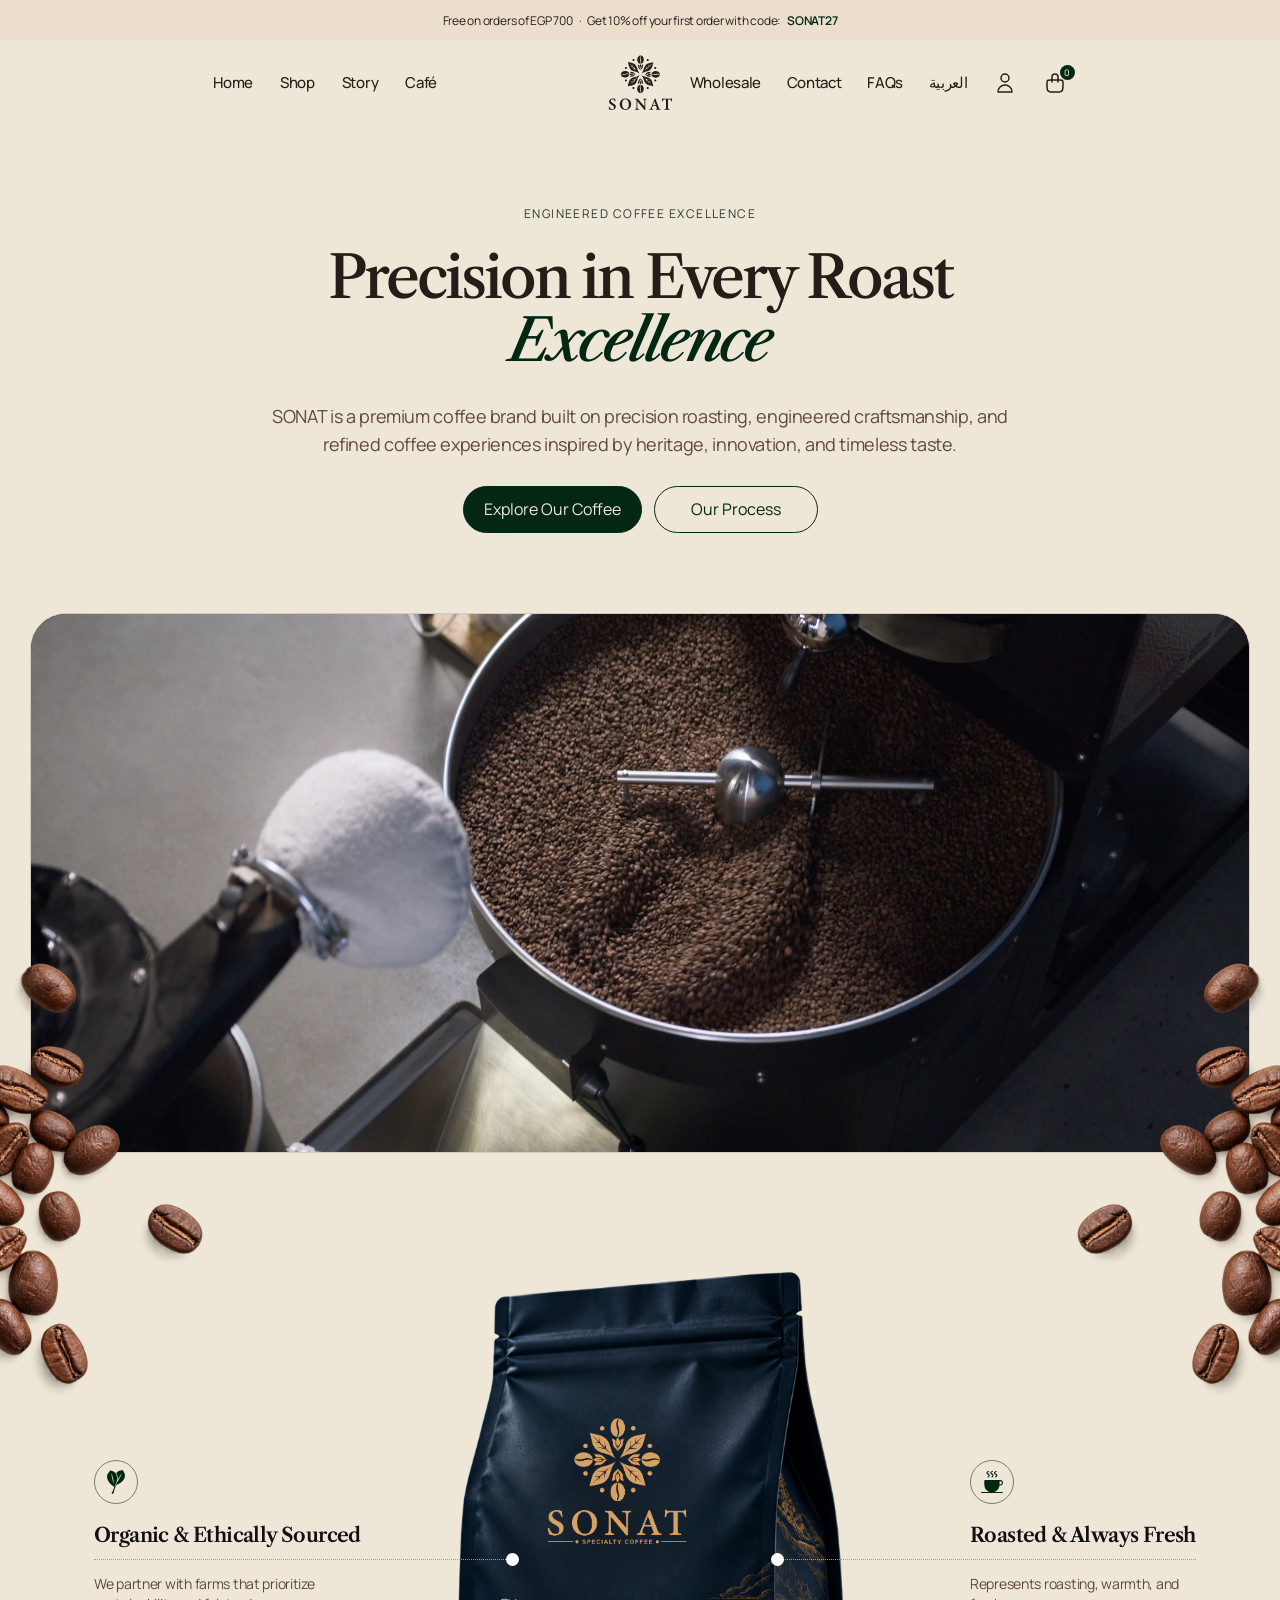
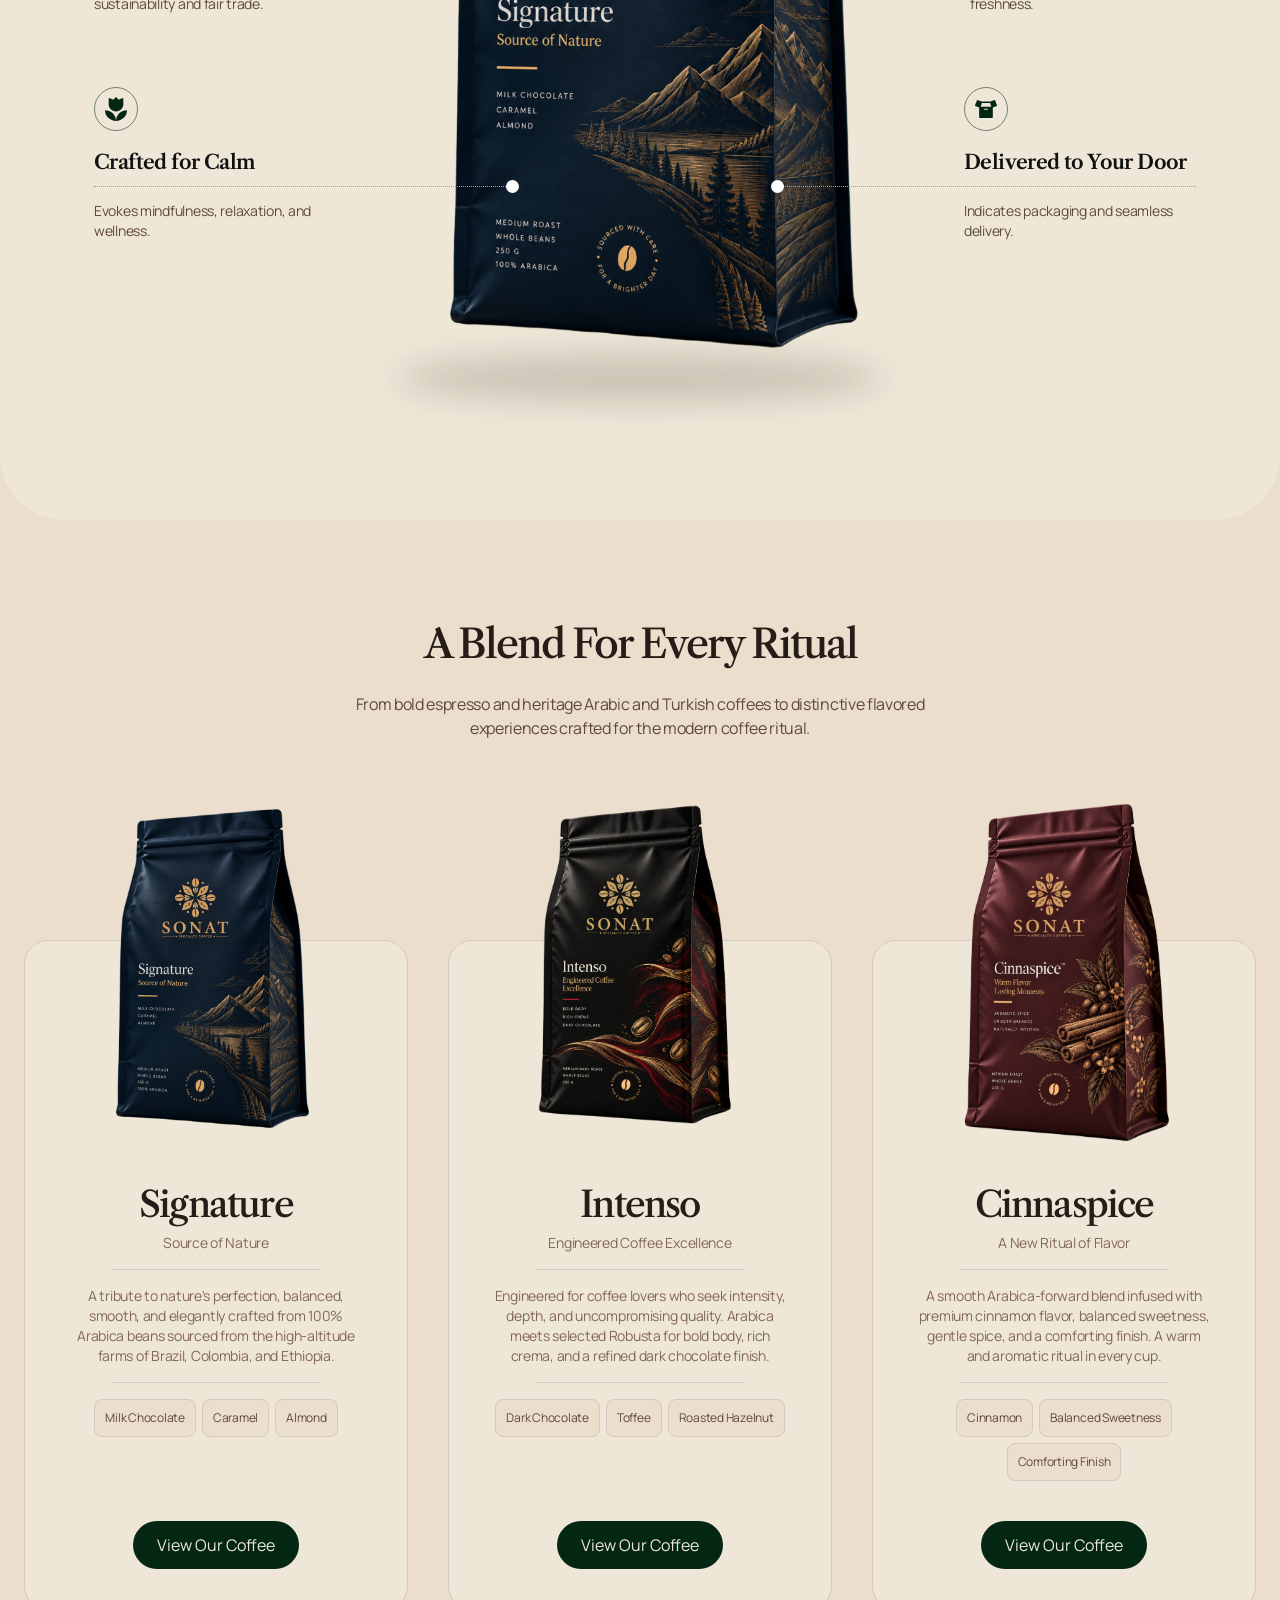
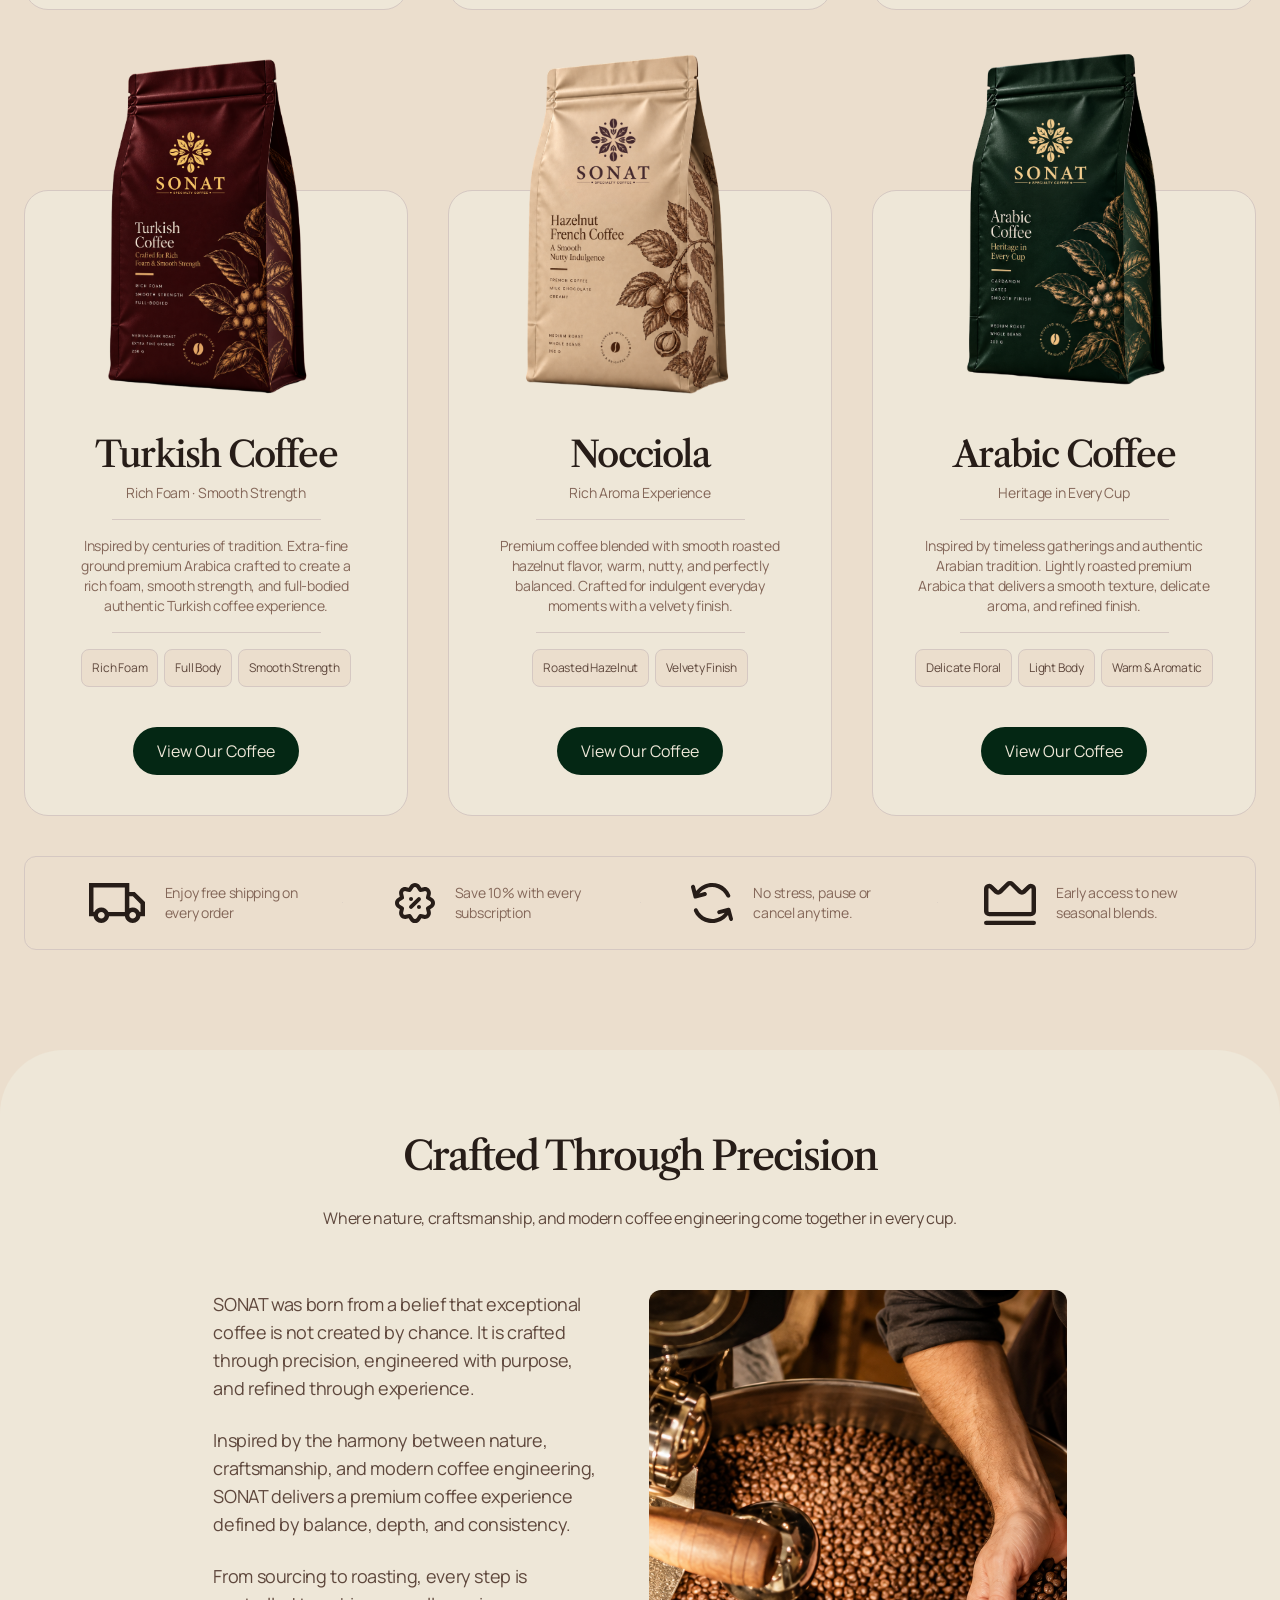
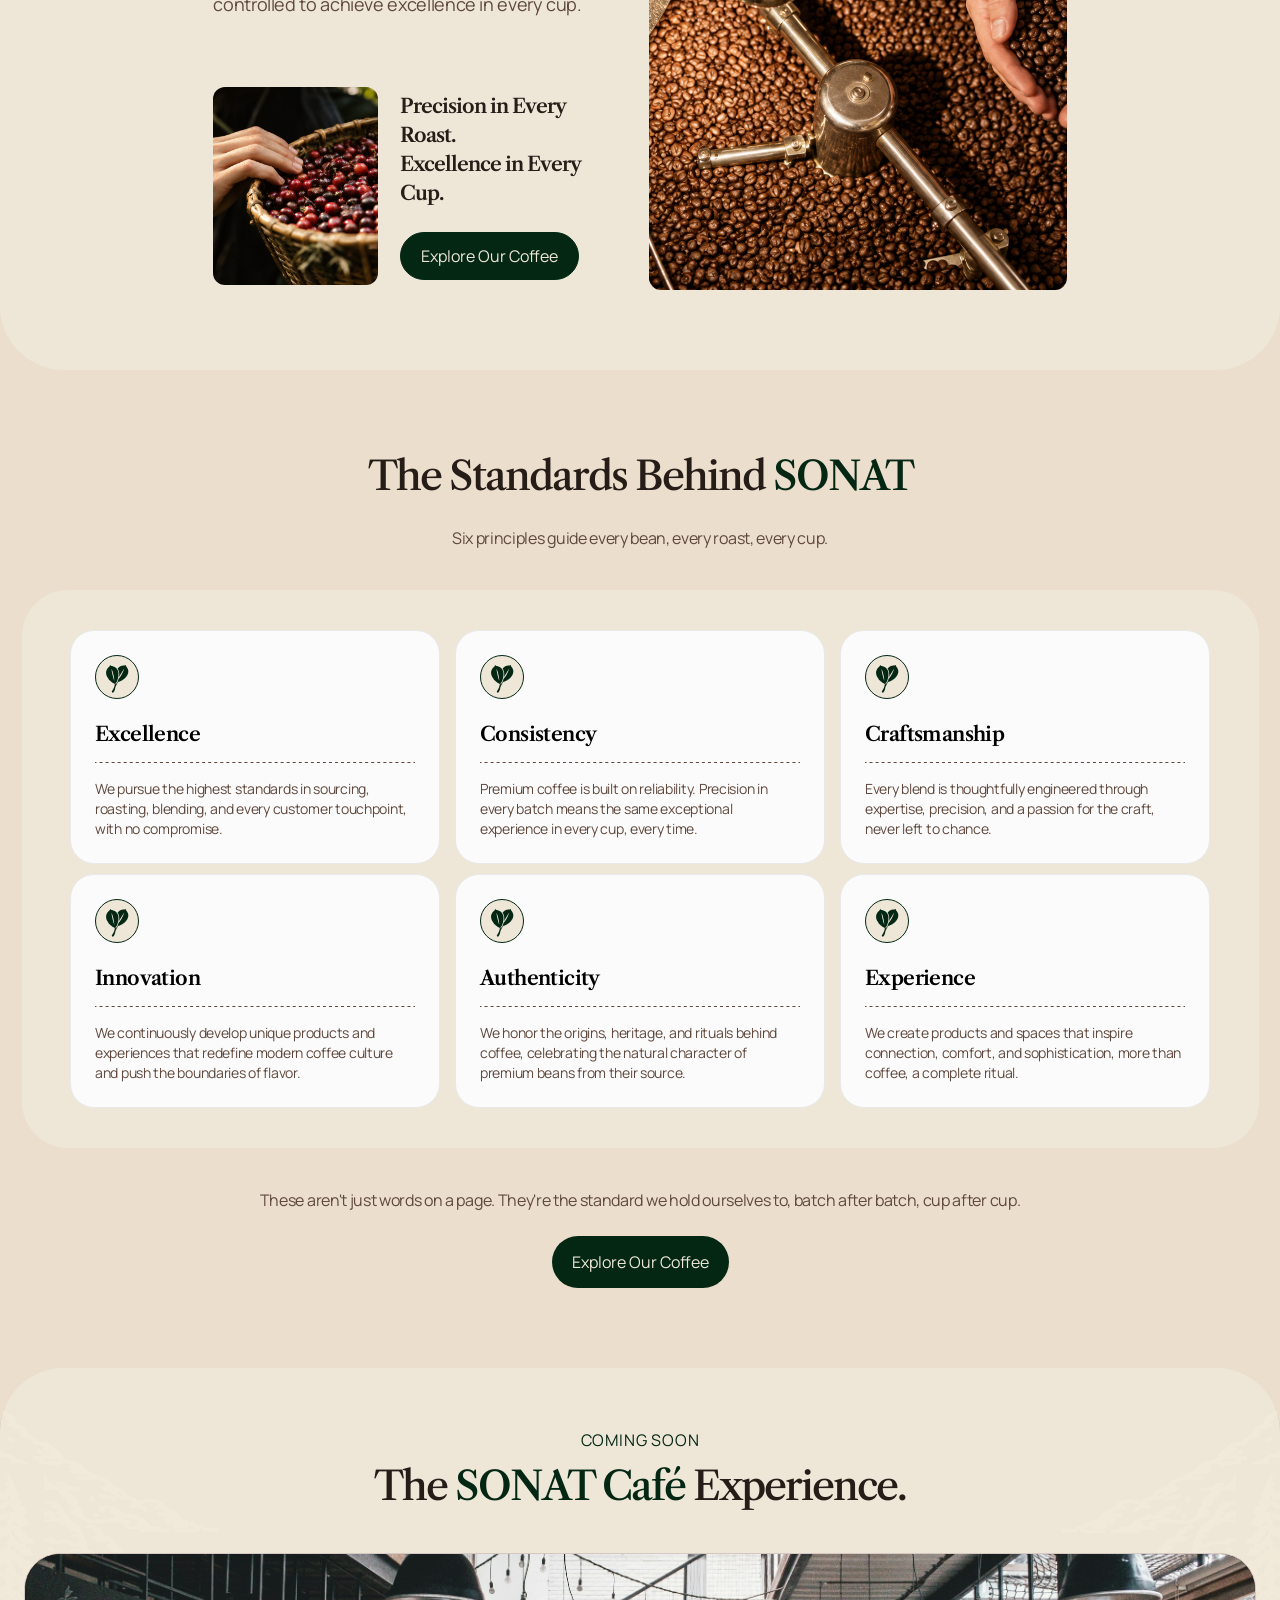
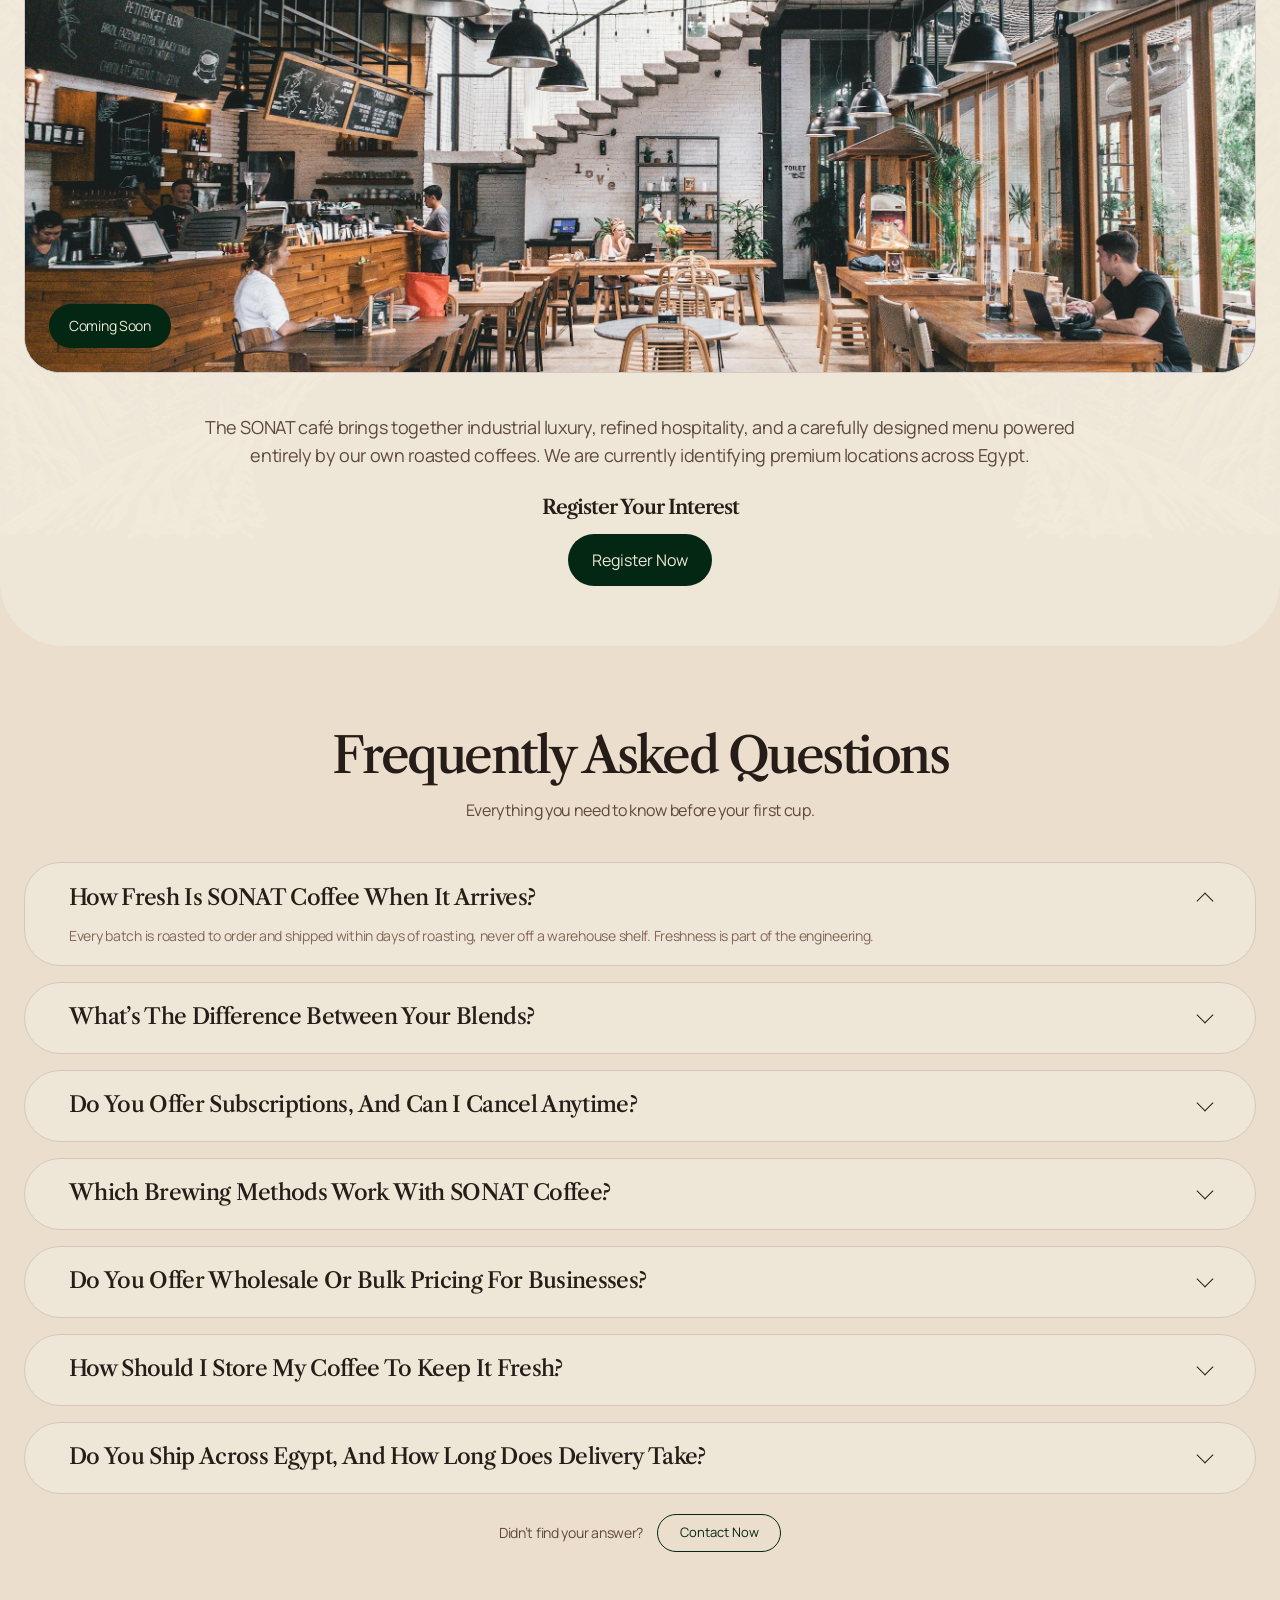
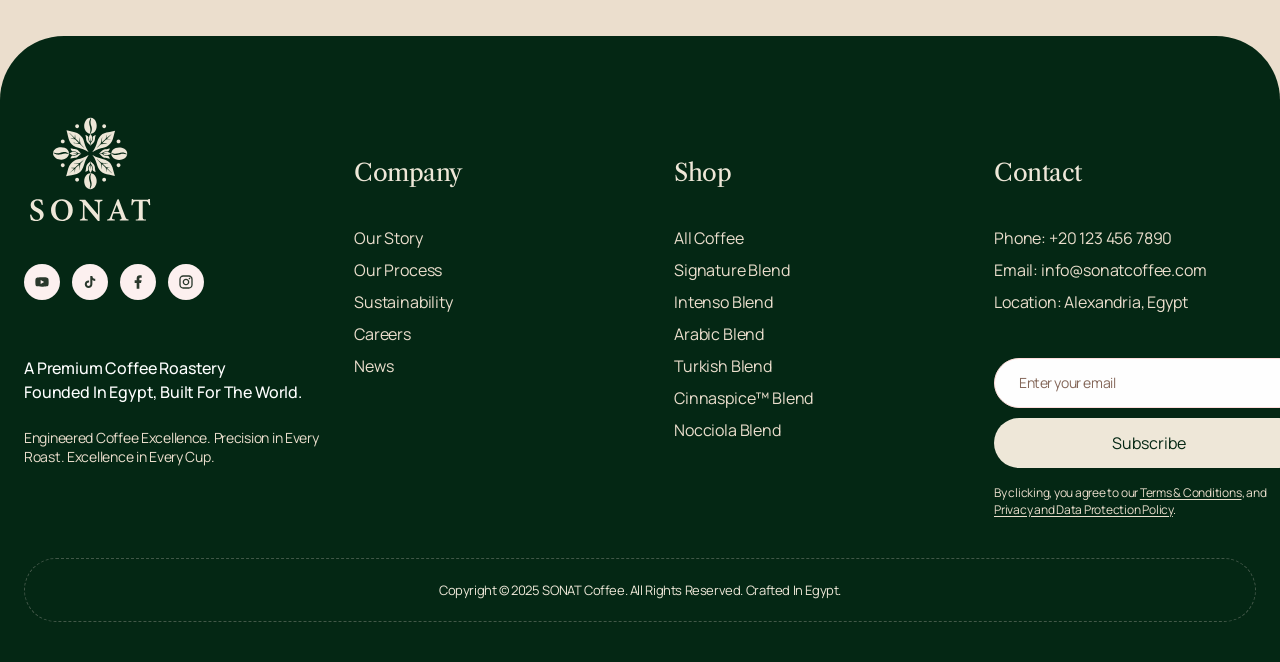
<file: index.html>
<!doctype html>
<html lang="en">
  <head>
    <meta charset="UTF-8" />
    <meta name="viewport" content="width=device-width, initial-scale=1.0" />
    <meta name="theme-color" content="#eee7d8" />
    <meta name="description" content="SONAT specialty coffee. Engineered coffee excellence, precision in every roast, excellence in every cup." />
    <title>SONAT Coffee — Precision in Every Roast</title>
    <link rel="preconnect" href="https://fonts.googleapis.com" />
    <link rel="preconnect" href="https://fonts.gstatic.com" crossorigin />
    <link href="https://fonts.googleapis.com/css2?family=Libre+Caslon+Text:ital@0;1&family=Manrope:wght@400;500;600;700&display=swap" rel="stylesheet" />
    <link rel="stylesheet" href="/styles.css?v=mobile-home-details-v12" />
  </head>
  <body>
    <div class="announcement">Free on orders of EGP 700 <span>·</span> Get 10% off your first order with code: <strong>SONAT27</strong></div>
    <header class="site-header" id="top">
      <button class="menu-toggle" aria-label="Open navigation" aria-expanded="false"><span></span><span></span></button>
      <nav class="nav-group nav-left" aria-label="Main navigation">
        <a href="#top">Home</a><a href="/shop.html">Shop</a><a href="#story">Story</a><a href="/cafe.html">Café</a>
        <a class="mobile-nav-utility" href="/wholesale.html">Wholesale</a><a class="mobile-nav-utility" href="/contact.html">Contact</a><a class="mobile-nav-utility" href="/faq.html">FAQs</a><a class="mobile-nav-utility" href="#" lang="ar" dir="rtl">العربية</a>
      </nav>
      <a href="#top" class="brand" aria-label="SONAT Coffee home"><img src="/assets/logo.svg" alt="SONAT Specialty Coffee" /></a>
      <nav class="nav-group nav-right" aria-label="Utility navigation">
        <a href="/wholesale.html">Wholesale</a><a href="/contact.html">Contact</a><a href="/faq.html">FAQs</a><a href="#" lang="ar" dir="rtl">العربية</a>
        <a class="icon-button" href="account.html" aria-label="Account"><img src="/assets/user.svg" alt="" /></a>
        <a class="icon-button cart-button" href="cart.html" aria-label="Shopping bag"><img src="/assets/bag.svg" alt="" /><span class="cart-count">0</span></a>
      </nav>
    </header>
    <main>
      <section class="hero" aria-labelledby="hero-title">
        <div class="hero-heading">
          <p class="eyebrow">Engineered Coffee Excellence</p>
          <h1 id="hero-title">Precision in Every Roast<br /><em>Excellence</em></h1>
          <p class="hero-copy">SONAT is a premium coffee brand built on precision roasting, engineered craftsmanship, and refined coffee experiences inspired by heritage, innovation, and timeless taste.</p>
          <div class="hero-actions"><a class="button button-dark" href="#shop">Explore our coffee</a><a class="button button-outline" href="#story">Our Process</a></div>
        </div>
        <div class="hero-art" aria-label="SONAT coffee, roasted with care">
          <div class="roast-scene"><img src="/assets/hero-source-1.jpg" alt="Fresh coffee beans turning in a precision roaster" /></div>
          <img class="hero-beans beans-left" src="/assets/coffee-beans.png" alt="" />
          <img class="hero-beans beans-right" src="/assets/coffee-beans.png" alt="" />
          <div class="package-shadow"></div>
          <img class="hero-package" src="/assets/signature.png" alt="SONAT Signature coffee bag" />
          <article class="hero-note note-organic"><span class="note-icon"><img src="/assets/organic.svg" alt="" /></span><div class="note-copy"><h2>Organic &amp; Ethically Sourced</h2><p>We partner with farms that prioritize sustainability and fair trade.</p></div><i></i></article>
          <article class="hero-note note-calm"><span class="note-icon"><img src="/assets/calm.svg" alt="" /></span><div class="note-copy"><h2>Crafted for Calm</h2><p>Evokes mindfulness, relaxation, and wellness.</p></div><i></i></article>
          <article class="hero-note note-fresh"><span class="note-icon"><img src="/assets/roast.svg" alt="" /></span><div class="note-copy"><h2>Roasted &amp; Always Fresh</h2><p>Represents roasting, warmth, and freshness.</p></div><i></i></article>
          <article class="hero-note note-delivery"><span class="note-icon"><img src="/assets/delivery.svg" alt="" /></span><div class="note-copy"><h2>Delivered to Your Door</h2><p>Indicates packaging and seamless delivery.</p></div><i></i></article>
        </div>
      </section>
      <section class="products" id="shop" aria-labelledby="products-title">
        <header class="products-heading">
          <h2 id="products-title">A Blend For Every Ritual</h2>
          <p>From bold espresso and heritage Arabic and Turkish coffees to distinctive flavored experiences crafted for the modern coffee ritual.</p>
        </header>
        <div class="products-content">
          <div class="product-grid">
            <article class="product-card">
              <div class="product-image product-image--signature"><img src="/assets/signature.png" alt="SONAT Signature whole-bean coffee bag" /></div>
              <div class="product-details">
                <header class="product-title"><h3>Signature</h3><p>Source of Nature</p></header>
                <img class="product-rule" src="/assets/product-rule.svg" alt="" />
                <p class="product-description">A tribute to nature's perfection, balanced, smooth, and elegantly crafted from 100% Arabica beans sourced from the high-altitude farms of Brazil, Colombia, and Ethiopia.</p>
                <img class="product-rule" src="/assets/product-rule.svg" alt="" />
                <ul class="product-tags"><li>Milk Chocolate</li><li>Caramel</li><li>Almond</li></ul>
              </div>
              <a class="product-cta" href="#shop">View our coffee</a>
            </article>
            <article class="product-card">
              <div class="product-image product-image--intenso"><img src="/assets/intenso.png" alt="SONAT Intenso coffee bag" /></div>
              <div class="product-details">
                <header class="product-title"><h3>Intenso</h3><p>Engineered Coffee Excellence</p></header>
                <img class="product-rule" src="/assets/product-rule.svg" alt="" />
                <p class="product-description">Engineered for coffee lovers who seek intensity, depth, and uncompromising quality. Arabica meets selected Robusta for bold body, rich crema, and a refined dark chocolate finish.</p>
                <img class="product-rule" src="/assets/product-rule.svg" alt="" />
                <ul class="product-tags"><li>Dark Chocolate</li><li>Toffee</li><li>Roasted Hazelnut</li></ul>
              </div>
              <a class="product-cta" href="#shop">View our coffee</a>
            </article>
            <article class="product-card">
              <div class="product-image product-image--cinnaspice"><img src="/assets/cinnaspice.png" alt="SONAT Cinnaspice coffee bag" /></div>
              <div class="product-details">
                <header class="product-title"><h3>Cinnaspice</h3><p>A New Ritual of Flavor</p></header>
                <img class="product-rule" src="/assets/product-rule.svg" alt="" />
                <p class="product-description">A smooth Arabica-forward blend infused with premium cinnamon flavor, balanced sweetness, gentle spice, and a comforting finish. A warm and aromatic ritual in every cup.</p>
                <img class="product-rule" src="/assets/product-rule.svg" alt="" />
                <ul class="product-tags"><li>Cinnamon</li><li>Balanced Sweetness</li><li>Comforting Finish</li></ul>
              </div>
              <a class="product-cta" href="#shop">View our coffee</a>
            </article>
            <article class="product-card">
              <div class="product-image product-image--turkish"><img src="/assets/turkish.png" alt="SONAT Turkish Coffee bag" /></div>
              <div class="product-details">
                <header class="product-title"><h3>Turkish Coffee</h3><p>Rich Foam · Smooth Strength</p></header>
                <img class="product-rule" src="/assets/product-rule.svg" alt="" />
                <p class="product-description">Inspired by centuries of tradition. Extra-fine ground premium Arabica crafted to create a rich foam, smooth strength, and full-bodied authentic Turkish coffee experience.</p>
                <img class="product-rule" src="/assets/product-rule.svg" alt="" />
                <ul class="product-tags"><li>Rich Foam</li><li>Full Body</li><li>Smooth Strength</li></ul>
              </div>
              <a class="product-cta" href="#shop">View our coffee</a>
            </article>
            <article class="product-card">
              <div class="product-image product-image--nocciola"><img src="/assets/nocciola.png" alt="SONAT Nocciola hazelnut coffee bag" /></div>
              <div class="product-details">
                <header class="product-title"><h3>Nocciola</h3><p>Rich Aroma Experience</p></header>
                <img class="product-rule" src="/assets/product-rule.svg" alt="" />
                <p class="product-description">Premium coffee blended with smooth roasted hazelnut flavor, warm, nutty, and perfectly balanced. Crafted for indulgent everyday moments with a velvety finish.</p>
                <img class="product-rule" src="/assets/product-rule.svg" alt="" />
                <ul class="product-tags"><li>Roasted Hazelnut</li><li>Velvety Finish</li></ul>
              </div>
              <a class="product-cta" href="#shop">View our coffee</a>
            </article>
            <article class="product-card">
              <div class="product-image product-image--arabic"><img src="/assets/arabic.png" alt="SONAT Arabic Coffee bag" /></div>
              <div class="product-details">
                <header class="product-title"><h3>Arabic Coffee</h3><p>Heritage in Every Cup</p></header>
                <img class="product-rule" src="/assets/product-rule.svg" alt="" />
                <p class="product-description">Inspired by timeless gatherings and authentic Arabian tradition. Lightly roasted premium Arabica that delivers a smooth texture, delicate aroma, and refined finish.</p>
                <img class="product-rule" src="/assets/product-rule.svg" alt="" />
                <ul class="product-tags"><li>Delicate Floral</li><li>Light Body</li><li>Warm &amp; Aromatic</li></ul>
              </div>
              <a class="product-cta" href="#shop">View our coffee</a>
            </article>
          </div>
          <div class="benefits" aria-label="Shopping benefits">
            <div class="benefit-item"><img class="benefit-icon benefit-icon-shipping" src="/assets/benefit-shipping.svg" alt="" /><p>Enjoy free shipping on every order</p></div>
            <span class="benefit-divider"><img src="/assets/benefit-divider.svg" alt="" /></span>
            <div class="benefit-item"><img class="benefit-icon" src="/assets/benefit-subscription.svg" alt="" /><p>Save 10% with every subscription</p></div>
            <span class="benefit-divider"><img src="/assets/benefit-divider.svg" alt="" /></span>
            <div class="benefit-item"><img class="benefit-icon benefit-icon-flexible" src="/assets/benefit-flexible.svg" alt="" /><p>No stress, pause or cancel anytime.</p></div>
            <span class="benefit-divider"><img src="/assets/benefit-divider.svg" alt="" /></span>
            <div class="benefit-item"><img class="benefit-icon benefit-icon-seasonal" src="/assets/benefit-seasonal.svg" alt="" /><p>Early access to new seasonal blends.</p></div>
          </div>
        </div>
      </section>
      <section class="craft-story" id="story" aria-labelledby="story-title">
        <header class="craft-story-heading">
          <h2 id="story-title">Crafted Through Precision</h2>
          <p>Where nature, craftsmanship, and modern coffee engineering come together in every cup.</p>
        </header>
        <div class="craft-story-content">
          <div class="craft-story-copy">
            <div class="craft-story-prose">
              <p>SONAT was born from a belief that exceptional coffee is not created by chance. It is crafted through precision, engineered with purpose, and refined through experience.</p>
              <p>Inspired by the harmony between nature, craftsmanship, and modern coffee engineering, SONAT delivers a premium coffee experience defined by balance, depth, and consistency.</p>
              <p>From sourcing to roasting, every step is controlled to achieve excellence in every cup.</p>
            </div>
            <div class="craft-story-callout">
              <img src="/assets/craft-detail.png" alt="Hands carefully sorting ripe coffee cherries" />
              <div class="craft-story-cta-copy">
                <h3>Precision in Every Roast.<br />Excellence in Every Cup.</h3>
                <a class="button button-dark" href="#shop">Explore our coffee</a>
              </div>
            </div>
          </div>
          <img class="craft-story-image" src="/assets/story-detail.png" alt="Freshly roasted coffee beans being checked by hand" />
        </div>
      </section>
      <section class="standards" id="standards" aria-labelledby="standards-title">
        <header class="standards-heading">
          <h2 id="standards-title">The Standards Behind <span>SONAT</span></h2>
          <p>Six principles guide every bean, every roast, every cup.</p>
        </header>
        <div class="standards-panel">
          <div class="standards-grid">
            <article class="standard-card">
              <img class="standard-icon" src="/assets/standards-icon.svg" alt="" />
              <div class="standard-copy">
                <h3>Excellence</h3>
                <img class="standard-rule" src="/assets/standards-divider.svg" alt="" />
                <p>We pursue the highest standards in sourcing, roasting, blending, and every customer touchpoint, with no compromise.</p>
              </div>
            </article>
            <article class="standard-card">
              <img class="standard-icon" src="/assets/standards-icon.svg" alt="" />
              <div class="standard-copy">
                <h3>Consistency</h3>
                <img class="standard-rule" src="/assets/standards-divider.svg" alt="" />
                <p>Premium coffee is built on reliability. Precision in every batch means the same exceptional experience in every cup, every time.</p>
              </div>
            </article>
            <article class="standard-card">
              <img class="standard-icon" src="/assets/standards-icon.svg" alt="" />
              <div class="standard-copy">
                <h3>Craftsmanship</h3>
                <img class="standard-rule" src="/assets/standards-divider.svg" alt="" />
                <p>Every blend is thoughtfully engineered through expertise, precision, and a passion for the craft, never left to chance.</p>
              </div>
            </article>
            <article class="standard-card">
              <img class="standard-icon" src="/assets/standards-icon.svg" alt="" />
              <div class="standard-copy">
                <h3>Innovation</h3>
                <img class="standard-rule" src="/assets/standards-divider.svg" alt="" />
                <p>We continuously develop unique products and experiences that redefine modern coffee culture and push the boundaries of flavor.</p>
              </div>
            </article>
            <article class="standard-card">
              <img class="standard-icon" src="/assets/standards-icon.svg" alt="" />
              <div class="standard-copy">
                <h3>Authenticity</h3>
                <img class="standard-rule" src="/assets/standards-divider.svg" alt="" />
                <p>We honor the origins, heritage, and rituals behind coffee, celebrating the natural character of premium beans from their source.</p>
              </div>
            </article>
            <article class="standard-card">
              <img class="standard-icon" src="/assets/standards-icon.svg" alt="" />
              <div class="standard-copy">
                <h3>Experience</h3>
                <img class="standard-rule" src="/assets/standards-divider.svg" alt="" />
                <p>We create products and spaces that inspire connection, comfort, and sophistication, more than coffee, a complete ritual.</p>
              </div>
            </article>
          </div>
        </div>
        <div class="standards-closing">
          <p>These aren't just words on a page. They're the standard we hold ourselves to, batch after batch, cup after cup.</p>
          <a class="standards-cta" href="#shop">Explore Our Coffee</a>
        </div>
      </section>
      <section class="cafe" id="cafe" aria-labelledby="cafe-title">
        <div class="cafe-art cafe-art-left" aria-hidden="true">
          <div class="cafe-art-layer cafe-art-line"><img src="/assets/cafe-1.png" alt="" /></div>
          <div class="cafe-art-layer cafe-art-ridge"><img src="/assets/cafe-2.png" alt="" /></div>
          <div class="cafe-art-layer cafe-art-mountain"><img src="/assets/cafe-3.png" alt="" /></div>
          <div class="cafe-art-layer cafe-art-trees"><img src="/assets/cafe-4.png" alt="" /></div>
        </div>
        <div class="cafe-art cafe-art-right" aria-hidden="true">
          <div class="cafe-art-layer cafe-art-line"><img src="/assets/cafe-1.png" alt="" /></div>
          <div class="cafe-art-layer cafe-art-ridge"><img src="/assets/cafe-2.png" alt="" /></div>
          <div class="cafe-art-layer cafe-art-mountain"><img src="/assets/cafe-3.png" alt="" /></div>
          <div class="cafe-art-layer cafe-art-trees"><img src="/assets/cafe-4.png" alt="" /></div>
        </div>
        <div class="cafe-content">
          <header class="cafe-heading">
            <p>Coming Soon</p>
            <h2 id="cafe-title">The <span>SONAT Café</span> Experience.</h2>
          </header>
          <div class="cafe-hero">
            <img src="/assets/cafe-interior.png" alt="The SONAT Café interior, with a coffee bar, warm wood tables, and tall windows" />
            <span class="cafe-status">Coming Soon</span>
          </div>
          <div class="cafe-details">
            <p class="cafe-description">The SONAT café brings together industrial luxury, refined hospitality, and a carefully designed menu powered entirely by our own roasted coffees. We are currently identifying premium locations across Egypt.</p>
            <div class="cafe-register">
              <h3>Register Your Interest</h3>
              <button class="cafe-register-button" type="button">Register now</button>
            </div>
          </div>
        </div>
      </section>
      <section class="faq" id="faq" aria-labelledby="faq-title">
        <header class="faq-heading">
          <h2 id="faq-title">Frequently Asked Questions</h2>
          <p>Everything you need to know before your first cup.</p>
        </header>
        <div class="faq-list">
          <article class="faq-item is-open">
            <h3><button class="faq-question" type="button" aria-expanded="true" aria-controls="faq-answer-1" id="faq-question-1">
              <span>How fresh is SONAT coffee when it arrives?</span><span class="faq-chevron" aria-hidden="true"></span>
            </button></h3>
            <div class="faq-answer" id="faq-answer-1" role="region" aria-labelledby="faq-question-1">
              <p>Every batch is roasted to order and shipped within days of roasting, never off a warehouse shelf. Freshness is part of the engineering.</p>
            </div>
          </article>
          <article class="faq-item">
            <h3><button class="faq-question" type="button" aria-expanded="false" aria-controls="faq-answer-2" id="faq-question-2">
              <span>What’s the difference between your blends?</span><span class="faq-chevron" aria-hidden="true"></span>
            </button></h3>
            <div class="faq-answer" id="faq-answer-2" role="region" aria-labelledby="faq-question-2" hidden>
              <p>Each SONAT blend has its own roast profile and character—from balanced, smooth Signature to the bold, full-bodied Intenso. Our flavored and heritage coffees bring their own distinctive rituals, too.</p>
            </div>
          </article>
          <article class="faq-item">
            <h3><button class="faq-question" type="button" aria-expanded="false" aria-controls="faq-answer-3" id="faq-question-3">
              <span>Do you offer subscriptions, and can I cancel anytime?</span><span class="faq-chevron" aria-hidden="true"></span>
            </button></h3>
            <div class="faq-answer" id="faq-answer-3" role="region" aria-labelledby="faq-question-3" hidden>
              <p>Subscriptions save 10% and are designed to keep your favorite SONAT coffee coming regularly. Check the subscription options at checkout for the available schedule and cancellation details.</p>
            </div>
          </article>
          <article class="faq-item">
            <h3><button class="faq-question" type="button" aria-expanded="false" aria-controls="faq-answer-4" id="faq-question-4">
              <span>Which brewing methods work with SONAT coffee?</span><span class="faq-chevron" aria-hidden="true"></span>
            </button></h3>
            <div class="faq-answer" id="faq-answer-4" role="region" aria-labelledby="faq-question-4" hidden>
              <p>Our blends work beautifully across espresso machines, pour-over, French press, moka pot, and other home-brewing methods. Match the grind to your equipment for the best cup.</p>
            </div>
          </article>
          <article class="faq-item">
            <h3><button class="faq-question" type="button" aria-expanded="false" aria-controls="faq-answer-5" id="faq-question-5">
              <span>Do you offer wholesale or bulk pricing for businesses?</span><span class="faq-chevron" aria-hidden="true"></span>
            </button></h3>
            <div class="faq-answer" id="faq-answer-5" role="region" aria-labelledby="faq-question-5" hidden>
              <p>We welcome enquiries from cafés, hospitality teams, and retailers. Contact our team to discuss your business needs and bulk order options.</p>
            </div>
          </article>
          <article class="faq-item">
            <h3><button class="faq-question" type="button" aria-expanded="false" aria-controls="faq-answer-6" id="faq-question-6">
              <span>How should I store my coffee to keep it fresh?</span><span class="faq-chevron" aria-hidden="true"></span>
            </button></h3>
            <div class="faq-answer" id="faq-answer-6" role="region" aria-labelledby="faq-question-6" hidden>
              <p>Keep your coffee sealed in its bag in a cool, dry place, away from sunlight, heat, and moisture. For the best flavor, enjoy it while it’s fresh.</p>
            </div>
          </article>
          <article class="faq-item">
            <h3><button class="faq-question" type="button" aria-expanded="false" aria-controls="faq-answer-7" id="faq-question-7">
              <span>Do you ship across Egypt, and how long does delivery take?</span><span class="faq-chevron" aria-hidden="true"></span>
            </button></h3>
            <div class="faq-answer" id="faq-answer-7" role="region" aria-labelledby="faq-question-7" hidden>
              <p>Delivery options and estimated arrival times are confirmed at checkout for your address. Free shipping is available on orders of EGP 700 or more.</p>
            </div>
          </article>
          <div class="faq-contact">
            <p>Didn’t find your answer?</p>
            <a class="faq-contact-button" href="#contact">Contact Now</a>
          </div>
        </div>
      </section>
    </main>
    <footer class="site-footer" id="contact" aria-label="SONAT Coffee footer">
      <div class="footer-main">
        <div class="footer-brand-column">
          <div class="footer-brand-top">
            <img class="footer-logo" src="/assets/footer-logo.svg" alt="SONAT Specialty Coffee" />
            <nav class="footer-socials" aria-label="Social media">
              <a href="#contact" aria-label="YouTube"><img src="/assets/instagram.svg" alt="" /></a>
              <a href="#contact" aria-label="TikTok"><img src="/assets/facebook.svg" alt="" /></a>
              <a href="#contact" aria-label="Facebook"><img src="/assets/tiktok.svg" alt="" /></a>
              <a href="#contact" aria-label="Instagram"><img src="/assets/youtube.svg" alt="" /></a>
            </nav>
          </div>
          <div class="footer-brand-copy">
            <p class="footer-tagline">A premium coffee roastery<br />founded in Egypt, built for the world.</p>
            <p class="footer-description">Engineered Coffee Excellence. Precision in Every Roast. Excellence in Every Cup.</p>
          </div>
        </div>
        <nav class="footer-link-column" aria-label="Company">
          <h2>Company</h2>
          <ul>
            <li><a href="#story">Our Story</a></li>
            <li><a href="#story">Our Process</a></li>
            <li><a href="#standards">Sustainability</a></li>
            <li><a href="#contact">Careers</a></li>
            <li><a href="#contact">News</a></li>
          </ul>
        </nav>
        <nav class="footer-link-column footer-shop-column" aria-label="Shop">
          <h2>Shop</h2>
          <ul>
            <li><a href="/shop.html#shop">All Coffee</a></li>
            <li><a href="/shop.html#signature">Signature Blend</a></li>
            <li><a href="/shop.html#intenso">Intenso Blend</a></li>
            <li><a href="/shop.html#arabic">Arabic Blend</a></li>
            <li><a href="/shop.html#turkish">Turkish Blend</a></li>
            <li><a href="/shop.html#cinnaspice">Cinnaspice™ Blend</a></li>
            <li><a href="/shop.html#nocciola">Nocciola Blend</a></li>
          </ul>
        </nav>
        <div class="footer-contact-column">
          <div class="footer-contact-info">
            <h2>Contact</h2>
            <address>
              <p>Phone: <a href="tel:+201234567890">+20 123 456 7890</a></p>
              <p>Email: <a href="mailto:info@sonatcoffee.com">info@sonatcoffee.com</a></p>
              <p>Location: Alexandria, Egypt</p>
            </address>
          </div>
          <form class="footer-newsletter">
            <label class="visually-hidden" for="footer-email">Enter your email</label>
            <input id="footer-email" name="email" type="email" placeholder="Enter your email" autocomplete="email" required />
            <button type="submit">Subscribe</button>
            <p class="footer-legal">By clicking, you agree to our <a href="#contact">Terms &amp; Conditions</a>, and <a href="#contact">Privacy and Data Protection Policy</a>.</p>
          </form>
        </div>
      </div>
      <div class="footer-copyright"><p>Copyright © 2025 SONAT Coffee. All Rights Reserved. Crafted in Egypt.</p></div>
    </footer>
    <div class="toast" role="status" aria-live="polite"></div>
    <script src="/main.js" type="module"></script>
  </body>
</html>
</file>
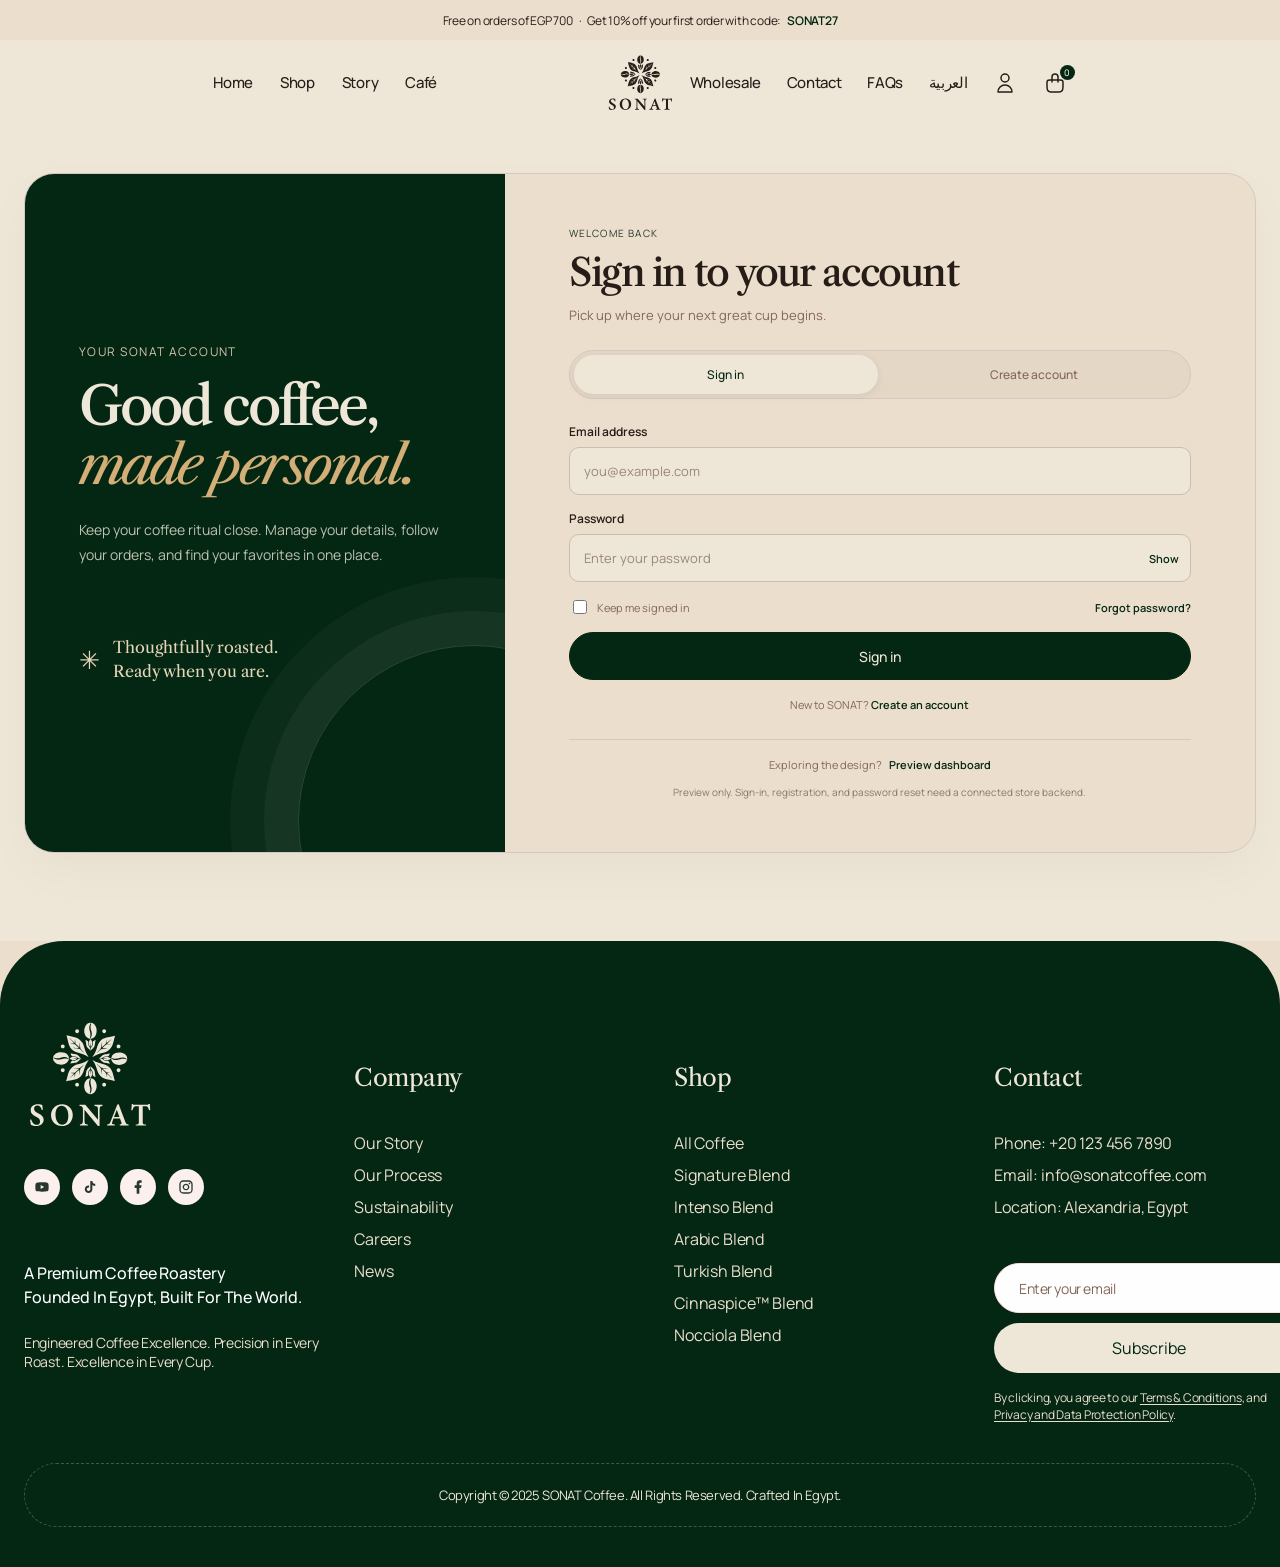
<file: account.html>
<!doctype html>
<html lang="en">
  <head>
    <meta charset="UTF-8" />
    <meta name="viewport" content="width=device-width, initial-scale=1.0" />
    <meta name="theme-color" content="#eee7d8" />
    <meta name="description" content="Sign in to your SONAT Coffee account, manage your details, and review your orders." />
    <title>My Account — SONAT Coffee</title>
    <link rel="preconnect" href="https://fonts.googleapis.com" />
    <link rel="preconnect" href="https://fonts.gstatic.com" crossorigin />
    <link href="https://fonts.googleapis.com/css2?family=Libre+Caslon+Text:ital@0;1&family=Manrope:wght@400;500;600;700&display=swap" rel="stylesheet" />
    <link rel="stylesheet" href="/styles.css?v=account-v1" />
  </head>
  <body>
    <div class="announcement">Free on orders of EGP 700 <span>·</span> Get 10% off your first order with code: <strong>SONAT27</strong></div>
    <header class="site-header" id="top">
      <button class="menu-toggle" type="button" aria-label="Open navigation" aria-expanded="false"><span></span><span></span></button>
      <nav class="nav-group nav-left" aria-label="Main navigation">
        <a href="/index.html#top">Home</a><a href="/shop.html">Shop</a><a href="/story.html">Story</a><a href="/cafe.html">Café</a>
        <a class="mobile-nav-utility" href="/wholesale.html">Wholesale</a><a class="mobile-nav-utility" href="/contact.html">Contact</a><a class="mobile-nav-utility" href="/faq.html">FAQs</a><a class="mobile-nav-utility" href="#" lang="ar" dir="rtl">العربية</a>
      </nav>
      <a href="/index.html#top" class="brand" aria-label="SONAT Coffee home"><img src="/assets/logo.svg" alt="SONAT Specialty Coffee" /></a>
      <nav class="nav-group nav-right" aria-label="Utility navigation">
        <a href="/wholesale.html">Wholesale</a><a href="/contact.html">Contact</a><a href="/faq.html">FAQs</a><a href="#" lang="ar" dir="rtl">العربية</a>
        <a class="icon-button" href="account.html" aria-label="Account" aria-current="page"><img src="/assets/user.svg" alt="" /></a>
        <a class="icon-button cart-button" href="cart.html" aria-label="Shopping bag"><img src="/assets/bag.svg" alt="" /><span class="cart-count">0</span></a>
      </nav>
    </header>
    <main class="account-page">
      <section class="account-shell" aria-label="SONAT Coffee account">
        <aside class="account-story-panel">
          <p class="eyebrow">Your SONAT account</p>
          <h1>Good coffee,<br /><em>made personal.</em></h1>
          <p class="account-story-copy">Keep your coffee ritual close. Manage your details, follow your orders, and find your favorites in one place.</p>
          <div class="account-story-note"><span aria-hidden="true">✳</span><p>Thoughtfully roasted.<br />Ready when you are.</p></div>
        </aside>
        <section class="account-panel">
          <div class="account-auth-view" data-account-screen="auth">
            <p class="eyebrow">Welcome back</p>
            <h2 class="account-panel-title" data-auth-title>Sign in to your account</h2>
            <p class="account-panel-copy" data-auth-copy>Pick up where your next great cup begins.</p>
            <div class="account-auth-tabs" role="tablist" aria-label="Account access">
              <button class="is-active" type="button" role="tab" aria-selected="true" data-account-mode="login">Sign in</button>
              <button type="button" role="tab" aria-selected="false" data-account-mode="register">Create account</button>
            </div>
            <form class="account-form" data-account-form="login">
              <label>Email address<input type="email" name="email" autocomplete="email" placeholder="you@example.com" required /></label>
              <label>Password<span class="account-password-field"><input type="password" name="password" autocomplete="current-password" placeholder="Enter your password" required /><button type="button" class="account-password-toggle" aria-label="Show password" data-password-toggle>Show</button></span></label>
              <div class="account-form-options"><label class="account-checkbox"><input type="checkbox" name="remember" /><span>Keep me signed in</span></label><button type="button" class="account-text-button" data-account-view="forgot">Forgot password?</button></div>
              <button class="account-submit" type="submit">Sign in</button>
              <p class="account-form-note">New to SONAT? <button type="button" class="account-text-button" data-account-mode="register">Create an account</button></p>
            </form>
            <form class="account-form" data-account-form="register" hidden>
              <div class="account-form-two-col"><label>Full name<input type="text" name="name" autocomplete="name" placeholder="Your full name" required /></label><label>Phone number<input type="tel" name="phone" autocomplete="tel" placeholder="+20" required /></label></div>
              <label>Email address<input type="email" name="email" autocomplete="email" placeholder="you@example.com" required /></label>
              <label>Create password<span class="account-password-field"><input type="password" name="password" autocomplete="new-password" minlength="8" placeholder="At least 8 characters" required /><button type="button" class="account-password-toggle" aria-label="Show password" data-password-toggle>Show</button></span></label>
              <button class="account-submit" type="submit">Create account</button>
              <p class="account-form-note">By creating an account, you agree to our <a href="/index.html#contact">Terms &amp; Conditions</a>.</p>
            </form>
            <form class="account-form" data-account-form="forgot" hidden>
              <p class="account-reset-icon" aria-hidden="true">↗</p>
              <label>Email address<input type="email" name="email" autocomplete="email" placeholder="you@example.com" required /></label>
              <button class="account-submit" type="submit">Send reset link</button>
              <button type="button" class="account-back-button" data-account-view="login">← Back to sign in</button>
            </form>
            <div class="account-preview-access"><span>Exploring the design?</span><button type="button" class="account-text-button" data-open-dashboard>Preview dashboard</button></div>
            <p class="account-preview-disclaimer">Preview only. Sign-in, registration, and password reset need a connected store backend.</p>
          </div>
          <div class="account-dashboard" data-account-screen="dashboard" hidden>
            <div class="account-dashboard-top"><div><p class="eyebrow">Your space</p><h2 class="account-panel-title">Welcome to your account</h2><p class="account-panel-copy">A home for your details and every SONAT order.</p></div><button class="account-signout" type="button" data-account-view="login">Sign out</button></div>
            <nav class="account-dashboard-nav" aria-label="Account sections" role="tablist">
              <button class="is-active" type="button" role="tab" aria-selected="true" data-dashboard-tab="overview">Overview</button>
              <button type="button" role="tab" aria-selected="false" data-dashboard-tab="orders">Orders</button>
              <button type="button" role="tab" aria-selected="false" data-dashboard-tab="details">Personal details</button>
              <button type="button" role="tab" aria-selected="false" data-dashboard-tab="security">Security</button>
            </nav>
            <section class="account-dashboard-section" data-dashboard-section="overview">
              <div class="account-welcome-card"><div><span class="account-welcome-kicker">YOUR COFFEE JOURNEY</span><h3>Welcome, coffee lover</h3><p>Your next favorite cup is only a few clicks away.</p></div><a href="/shop.html" class="account-shop-link">Explore coffee <span aria-hidden="true">→</span></a></div>
              <div class="account-stat-grid"><article><span>Orders placed</span><strong>0</strong><small>Your order history lives here.</small></article><article><span>Account status</span><strong class="account-status"><i></i> Ready</strong><small>Complete your profile to get started.</small></article></div>
              <div class="account-overview-grid">
                <article class="account-info-card"><div class="account-card-heading"><h3>Personal details</h3><button type="button" class="account-text-button" data-dashboard-tab="details">Edit</button></div><dl><div><dt>Name</dt><dd>—</dd></div><div><dt>Email</dt><dd>—</dd></div><div><dt>Phone</dt><dd>—</dd></div></dl></article>
                <article class="account-info-card"><div class="account-card-heading"><h3>Account security</h3><button type="button" class="account-text-button" data-dashboard-tab="security">Manage</button></div><dl><div><dt>Password</dt><dd class="account-masked-password" aria-label="Password hidden">••••••••••</dd></div></dl><p class="account-small-note">For your security, your password is never shown.</p></article>
              </div>
              <div class="account-recent-orders"><div class="account-card-heading"><h3>Recent orders</h3><button type="button" class="account-text-button" data-dashboard-tab="orders">View all</button></div><div class="account-orders-empty"><span aria-hidden="true">▤</span><p>No orders yet</p><small>Your coffee orders will appear here.</small></div></div>
            </section>
            <section class="account-dashboard-section" data-dashboard-section="orders" hidden><div class="account-section-title"><div><p class="eyebrow">The good stuff</p><h3>Your orders</h3></div><span>0 orders</span></div><div class="account-orders-empty account-orders-panel"><span aria-hidden="true">▤</span><h4>Your order history starts here</h4><p>Once you place an order, you can track its progress and find all the details right here.</p><a href="/shop.html" class="button button-dark">Explore coffee</a></div></section>
            <section class="account-dashboard-section" data-dashboard-section="details" hidden><div class="account-section-title"><div><p class="eyebrow">Your profile</p><h3>Personal details</h3></div><button class="account-text-button" type="button" data-account-message>Save changes</button></div><div class="account-info-card account-detail-form"><label>Full name<input type="text" placeholder="Add your name" autocomplete="name" /></label><label>Email address<input type="email" placeholder="Add your email" autocomplete="email" /></label><label>Phone number<input type="tel" placeholder="Add your phone number" autocomplete="tel" /></label><p class="account-preview-disclaimer">Profile updates will be available once your account is connected.</p></div></section>
            <section class="account-dashboard-section" data-dashboard-section="security" hidden><div class="account-section-title"><div><p class="eyebrow">Keep it protected</p><h3>Security</h3></div></div><div class="account-info-card account-security-form"><div class="account-password-summary"><span><small>Current password</small><strong>••••••••••</strong></span><button type="button" class="account-text-button" data-toggle-password-form>Change password</button></div><form class="account-form account-change-password" hidden><label>Current password<input type="password" autocomplete="current-password" required /></label><label>New password<input type="password" autocomplete="new-password" minlength="8" required /></label><label>Confirm new password<input type="password" autocomplete="new-password" minlength="8" required /></label><button class="account-submit" type="submit">Update password</button></form><p class="account-preview-disclaimer">Password updates require a secure authentication service.</p></div></section>
          </div>
        </section>
      </section>
    </main>
    <footer class="site-footer" id="contact" aria-label="SONAT Coffee footer">
      <div class="footer-main">
        <div class="footer-brand-column"><div class="footer-brand-top"><img class="footer-logo" src="/assets/footer-logo.svg" alt="SONAT Specialty Coffee" /><nav class="footer-socials" aria-label="Social media"><a href="/index.html#contact" aria-label="YouTube"><img src="/assets/instagram.svg" alt="" /></a><a href="/index.html#contact" aria-label="TikTok"><img src="/assets/facebook.svg" alt="" /></a><a href="/index.html#contact" aria-label="Facebook"><img src="/assets/tiktok.svg" alt="" /></a><a href="/index.html#contact" aria-label="Instagram"><img src="/assets/youtube.svg" alt="" /></a></nav></div><div class="footer-brand-copy"><p class="footer-tagline">A premium coffee roastery<br />founded in Egypt, built for the world.</p><p class="footer-description">Engineered Coffee Excellence. Precision in Every Roast. Excellence in Every Cup.</p></div></div>
        <nav class="footer-link-column" aria-label="Company"><h2>Company</h2><ul><li><a href="/story.html">Our Story</a></li><li><a href="/index.html#story">Our Process</a></li><li><a href="/index.html#standards">Sustainability</a></li><li><a href="/index.html#contact">Careers</a></li><li><a href="/index.html#contact">News</a></li></ul></nav>
        <nav class="footer-link-column footer-shop-column" aria-label="Shop"><h2>Shop</h2><ul><li><a href="/shop.html#shop">All Coffee</a></li><li><a href="/shop.html#signature">Signature Blend</a></li><li><a href="/shop.html#intenso">Intenso Blend</a></li><li><a href="/shop.html#arabic">Arabic Blend</a></li><li><a href="/shop.html#turkish">Turkish Blend</a></li><li><a href="/shop.html#cinnaspice">Cinnaspice™ Blend</a></li><li><a href="/shop.html#nocciola">Nocciola Blend</a></li></ul></nav>
        <div class="footer-contact-column"><div class="footer-contact-info"><h2>Contact</h2><address><p>Phone: <a href="tel:+201234567890">+20 123 456 7890</a></p><p>Email: <a href="mailto:info@sonatcoffee.com">info@sonatcoffee.com</a></p><p>Location: Alexandria, Egypt</p></address></div><form class="footer-newsletter"><label class="visually-hidden" for="footer-email">Enter your email</label><input id="footer-email" name="email" type="email" placeholder="Enter your email" autocomplete="email" required /><button type="submit">Subscribe</button><p class="footer-legal">By clicking, you agree to our <a href="/index.html#contact">Terms &amp; Conditions</a>, and <a href="/index.html#contact">Privacy and Data Protection Policy</a>.</p></form></div>
      </div>
      <div class="footer-copyright"><p>Copyright © 2025 SONAT Coffee. All Rights Reserved. Crafted in Egypt.</p></div>
    </footer>
    <div class="toast" role="status" aria-live="polite"></div>
    <script src="/main.js?v=account-v1" type="module"></script>
  </body>
</html>
</file>
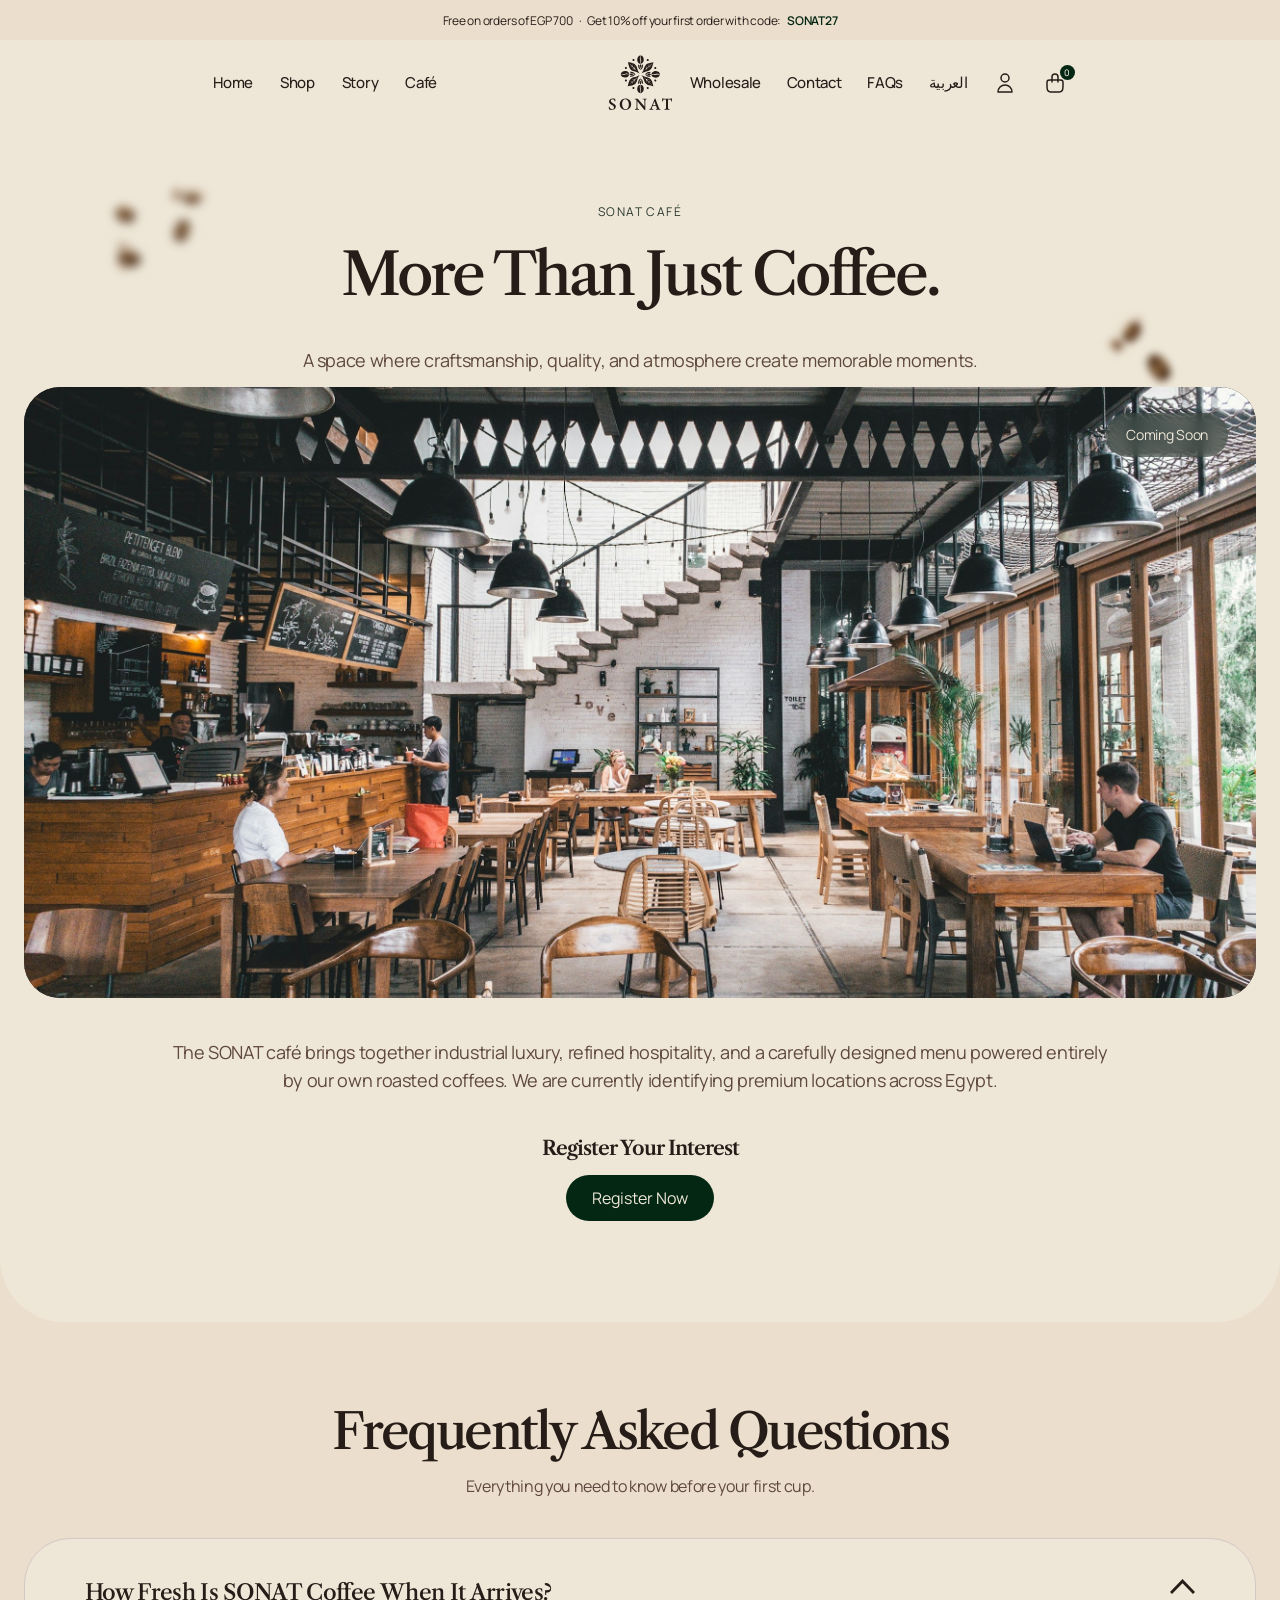
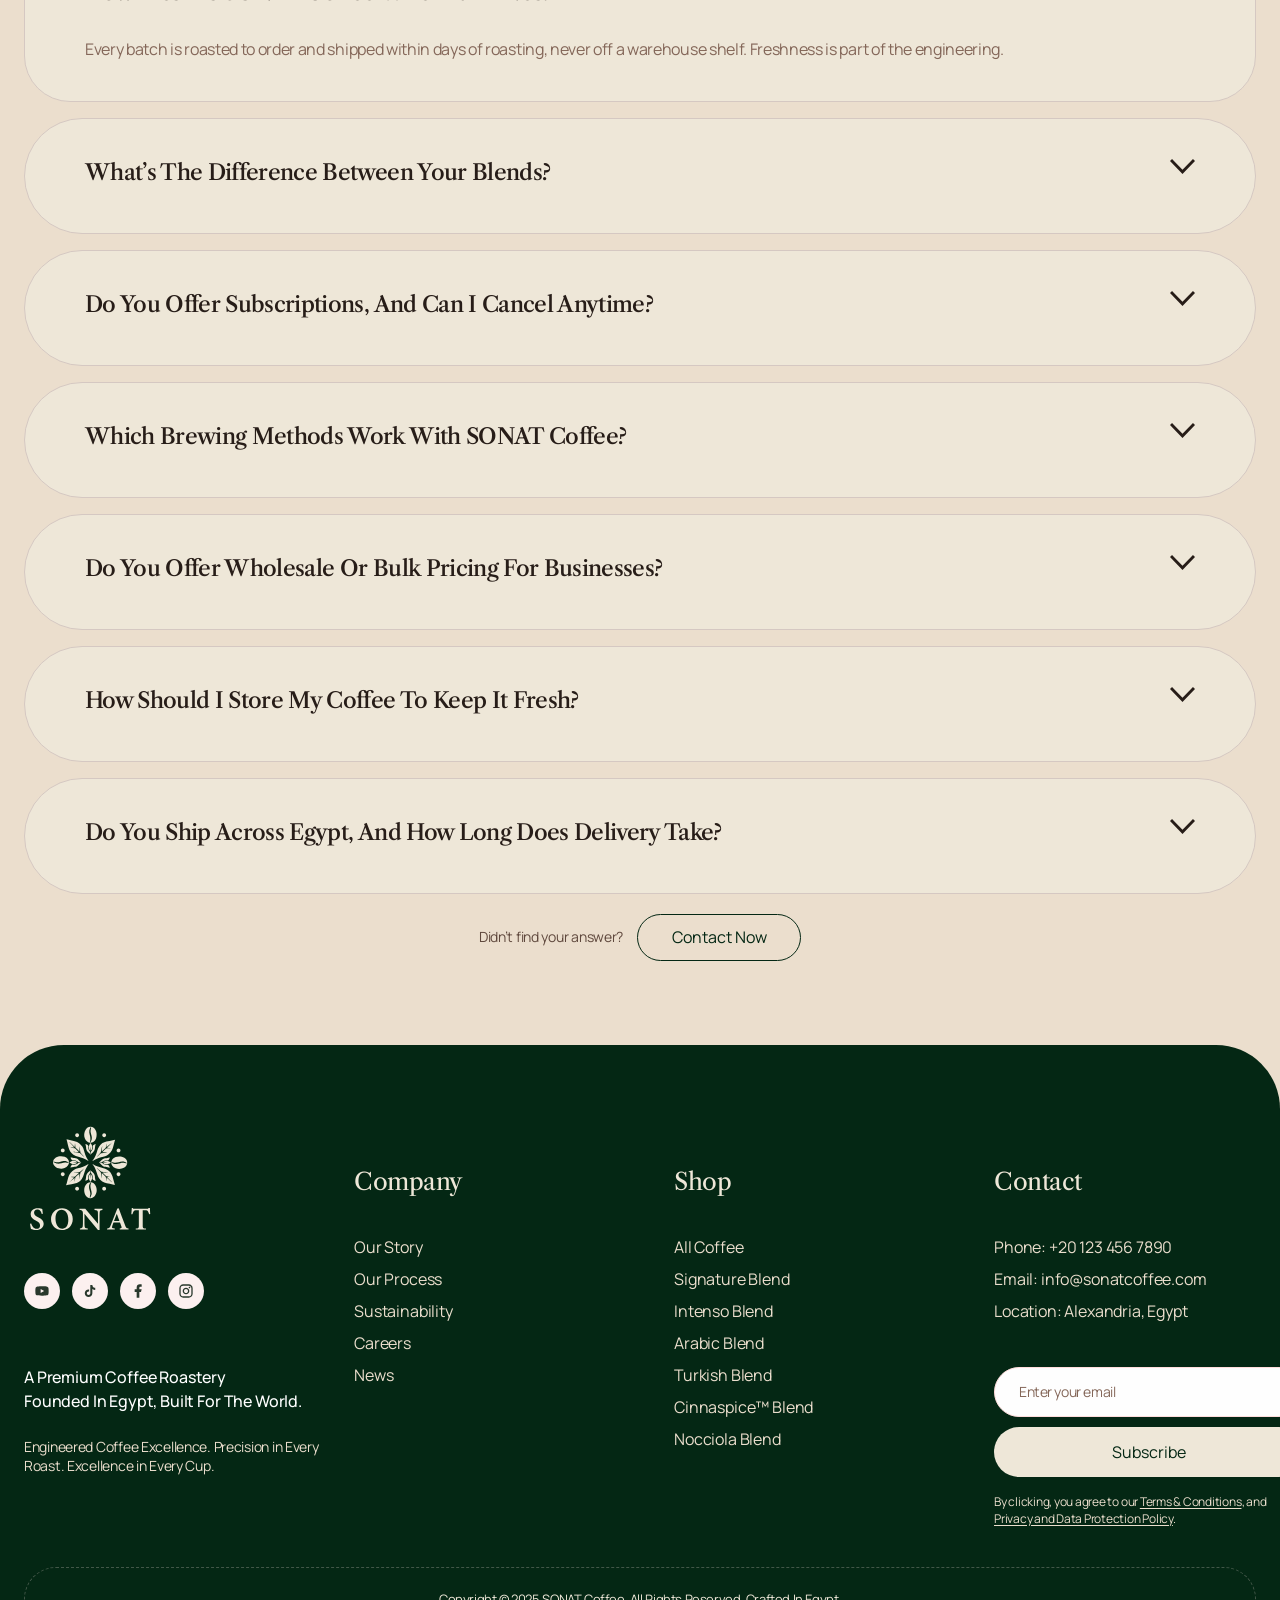
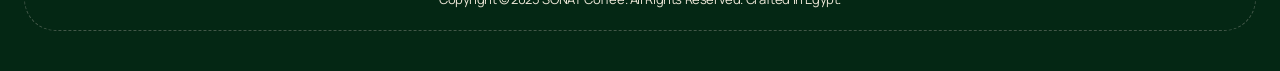
<file: cafe.html>
<!doctype html>
<html lang="en">
  <head>
    <meta charset="UTF-8" />
    <meta name="viewport" content="width=device-width, initial-scale=1.0" />
    <meta name="theme-color" content="#eee7d8" />
    <meta name="description" content="Discover SONAT Café, a space where craftsmanship, quality, and atmosphere create memorable moments." />
    <title>SONAT Café — SONAT Coffee</title>
    <link rel="preconnect" href="https://fonts.googleapis.com" />
    <link rel="preconnect" href="https://fonts.gstatic.com" crossorigin />
    <link href="https://fonts.googleapis.com/css2?family=Libre+Caslon+Text:ital@0;1&family=Manrope:wght@400;500;600;700&display=swap" rel="stylesheet" />
    <link rel="stylesheet" href="/styles.css?v=cafe-faq" />
  </head>
  <body>
    <div class="announcement">Free on orders of EGP 700 <span>·</span> Get 10% off your first order with code: <strong>SONAT27</strong></div>
    <header class="site-header" id="top">
      <button class="menu-toggle" type="button" aria-label="Open navigation" aria-expanded="false"><span></span><span></span></button>
      <nav class="nav-group nav-left" aria-label="Main navigation">
        <a href="/index.html#top">Home</a><a href="/shop.html">Shop</a><a href="/story.html">Story</a><a href="/cafe.html" aria-current="page">Café</a>
        <a class="mobile-nav-utility" href="/wholesale.html">Wholesale</a><a class="mobile-nav-utility" href="/contact.html">Contact</a><a class="mobile-nav-utility" href="/faq.html">FAQs</a><a class="mobile-nav-utility" href="#" lang="ar" dir="rtl">العربية</a>
      </nav>
      <a href="/index.html#top" class="brand" aria-label="SONAT Coffee home"><img src="/assets/logo.svg" alt="SONAT Specialty Coffee" /></a>
      <nav class="nav-group nav-right" aria-label="Utility navigation">
        <a href="/wholesale.html">Wholesale</a><a href="/contact.html">Contact</a><a href="/faq.html">FAQs</a><a href="#" lang="ar" dir="rtl">العربية</a>
        <a class="icon-button" href="account.html" aria-label="Account"><img src="/assets/user.svg" alt="" /></a>
        <a class="icon-button cart-button" href="cart.html" aria-label="Shopping bag"><img src="/assets/bag.svg" alt="" /><span class="cart-count">0</span></a>
      </nav>
    </header>
    <main>
      <section class="cafe-landing" aria-labelledby="cafe-landing-title">
        <div class="cafe-landing-beans cafe-landing-beans-left" aria-hidden="true"><img src="/assets/story-cta-beans-left.png" alt="" /></div>
        <div class="cafe-landing-beans cafe-landing-beans-right" aria-hidden="true"><img src="/assets/story-cta-beans-right.png" alt="" /></div>
        <div class="cafe-landing-content">
          <header class="cafe-landing-heading">
            <p class="eyebrow">SONAT Café</p>
            <h1 id="cafe-landing-title">More Than Just Coffee.</h1>
          </header>
          <p class="cafe-landing-tagline">A space where craftsmanship, quality, and atmosphere create memorable moments.</p>
          <figure class="cafe-landing-image">
            <img src="/assets/cafe-interior.png" alt="A warm, industrial-style café interior with a coffee bar, wooden tables, and tall windows" />
            <span class="cafe-landing-status">Coming Soon</span>
          </figure>
          <p class="cafe-landing-description">The SONAT café brings together industrial luxury, refined hospitality, and a carefully designed menu powered entirely by our own roasted coffees. We are currently identifying premium locations across Egypt.</p>
          <div class="cafe-landing-interest">
            <h2>Register Your Interest</h2>
            <button class="cafe-register-button" type="button">Register now</button>
          </div>
        </div>
      </section>
      <section class="faq shop-faq cafe-faq" id="cafe-faq" aria-labelledby="cafe-faq-title">
        <header class="faq-heading shop-faq-heading">
          <h2 id="cafe-faq-title">Frequently Asked Questions</h2>
          <p>Everything you need to know before your first cup.</p>
        </header>
        <div class="faq-list">
          <article class="faq-item is-open">
            <h3><button class="faq-question" type="button" aria-expanded="true" aria-controls="cafe-faq-answer-1" id="cafe-faq-question-1">
              <span>How fresh is SONAT coffee when it arrives?</span><img class="shop-faq-chevron" src="/assets/shop-faq-chevron.svg" alt="" />
            </button></h3>
            <div class="faq-answer" id="cafe-faq-answer-1" role="region" aria-labelledby="cafe-faq-question-1">
              <p>Every batch is roasted to order and shipped within days of roasting, never off a warehouse shelf. Freshness is part of the engineering.</p>
            </div>
          </article>
          <article class="faq-item">
            <h3><button class="faq-question" type="button" aria-expanded="false" aria-controls="cafe-faq-answer-2" id="cafe-faq-question-2">
              <span>What’s the difference between your blends?</span><img class="shop-faq-chevron" src="/assets/shop-faq-chevron.svg" alt="" />
            </button></h3>
            <div class="faq-answer" id="cafe-faq-answer-2" role="region" aria-labelledby="cafe-faq-question-2" hidden>
              <p>Each SONAT blend has its own roast profile and character—from balanced, smooth Signature to the bold, full-bodied Intenso. Our flavored and heritage coffees bring their own distinctive rituals, too.</p>
            </div>
          </article>
          <article class="faq-item">
            <h3><button class="faq-question" type="button" aria-expanded="false" aria-controls="cafe-faq-answer-3" id="cafe-faq-question-3">
              <span>Do you offer subscriptions, and can I cancel anytime?</span><img class="shop-faq-chevron" src="/assets/shop-faq-chevron.svg" alt="" />
            </button></h3>
            <div class="faq-answer" id="cafe-faq-answer-3" role="region" aria-labelledby="cafe-faq-question-3" hidden>
              <p>Subscriptions save 10% and are designed to keep your favorite SONAT coffee coming regularly. Check the subscription options at checkout for the available schedule and cancellation details.</p>
            </div>
          </article>
          <article class="faq-item">
            <h3><button class="faq-question" type="button" aria-expanded="false" aria-controls="cafe-faq-answer-4" id="cafe-faq-question-4">
              <span>Which brewing methods work with SONAT coffee?</span><img class="shop-faq-chevron" src="/assets/shop-faq-chevron.svg" alt="" />
            </button></h3>
            <div class="faq-answer" id="cafe-faq-answer-4" role="region" aria-labelledby="cafe-faq-question-4" hidden>
              <p>Our blends work beautifully across espresso machines, pour-over, French press, moka pot, and other home-brewing methods. Match the grind to your equipment for the best cup.</p>
            </div>
          </article>
          <article class="faq-item">
            <h3><button class="faq-question" type="button" aria-expanded="false" aria-controls="cafe-faq-answer-5" id="cafe-faq-question-5">
              <span>Do you offer wholesale or bulk pricing for businesses?</span><img class="shop-faq-chevron" src="/assets/shop-faq-chevron.svg" alt="" />
            </button></h3>
            <div class="faq-answer" id="cafe-faq-answer-5" role="region" aria-labelledby="cafe-faq-question-5" hidden>
              <p>We welcome enquiries from cafés, hospitality teams, and retailers. Contact our team to discuss your business needs and bulk order options.</p>
            </div>
          </article>
          <article class="faq-item">
            <h3><button class="faq-question" type="button" aria-expanded="false" aria-controls="cafe-faq-answer-6" id="cafe-faq-question-6">
              <span>How should I store my coffee to keep it fresh?</span><img class="shop-faq-chevron" src="/assets/shop-faq-chevron.svg" alt="" />
            </button></h3>
            <div class="faq-answer" id="cafe-faq-answer-6" role="region" aria-labelledby="cafe-faq-question-6" hidden>
              <p>Keep your coffee sealed in its bag in a cool, dry place, away from sunlight, heat, and moisture. For the best flavor, enjoy it while it’s fresh.</p>
            </div>
          </article>
          <article class="faq-item">
            <h3><button class="faq-question" type="button" aria-expanded="false" aria-controls="cafe-faq-answer-7" id="cafe-faq-question-7">
              <span>Do you ship across Egypt, and how long does delivery take?</span><img class="shop-faq-chevron" src="/assets/shop-faq-chevron.svg" alt="" />
            </button></h3>
            <div class="faq-answer" id="cafe-faq-answer-7" role="region" aria-labelledby="cafe-faq-question-7" hidden>
              <p>Delivery options and estimated arrival times are confirmed at checkout for your address. Free shipping is available on orders of EGP 700 or more.</p>
            </div>
          </article>
          <div class="faq-contact shop-faq-contact">
            <p>Didn’t find your answer?</p>
            <a class="faq-contact-button" href="#contact">Contact Now</a>
          </div>
        </div>
      </section>
    </main>
    <footer class="site-footer" id="contact" aria-label="SONAT Coffee footer">
      <div class="footer-main">
        <div class="footer-brand-column">
          <div class="footer-brand-top">
            <img class="footer-logo" src="/assets/footer-logo.svg" alt="SONAT Specialty Coffee" />
            <nav class="footer-socials" aria-label="Social media">
              <a href="/index.html#contact" aria-label="YouTube"><img src="/assets/instagram.svg" alt="" /></a>
              <a href="/index.html#contact" aria-label="TikTok"><img src="/assets/facebook.svg" alt="" /></a>
              <a href="/index.html#contact" aria-label="Facebook"><img src="/assets/tiktok.svg" alt="" /></a>
              <a href="/index.html#contact" aria-label="Instagram"><img src="/assets/youtube.svg" alt="" /></a>
            </nav>
          </div>
          <div class="footer-brand-copy">
            <p class="footer-tagline">A premium coffee roastery<br />founded in Egypt, built for the world.</p>
            <p class="footer-description">Engineered Coffee Excellence. Precision in Every Roast. Excellence in Every Cup.</p>
          </div>
        </div>
        <nav class="footer-link-column" aria-label="Company">
          <h2>Company</h2>
          <ul>
            <li><a href="/story.html">Our Story</a></li>
            <li><a href="/index.html#story">Our Process</a></li>
            <li><a href="/index.html#standards">Sustainability</a></li>
            <li><a href="/index.html#contact">Careers</a></li>
            <li><a href="/index.html#contact">News</a></li>
          </ul>
        </nav>
        <nav class="footer-link-column footer-shop-column" aria-label="Shop">
          <h2>Shop</h2>
          <ul>
            <li><a href="/shop.html#shop">All Coffee</a></li>
            <li><a href="/shop.html#signature">Signature Blend</a></li>
            <li><a href="/shop.html#intenso">Intenso Blend</a></li>
            <li><a href="/shop.html#arabic">Arabic Blend</a></li>
            <li><a href="/shop.html#turkish">Turkish Blend</a></li>
            <li><a href="/shop.html#cinnaspice">Cinnaspice™ Blend</a></li>
            <li><a href="/shop.html#nocciola">Nocciola Blend</a></li>
          </ul>
        </nav>
        <div class="footer-contact-column">
          <div class="footer-contact-info">
            <h2>Contact</h2>
            <address>
              <p>Phone: <a href="tel:+201234567890">+20 123 456 7890</a></p>
              <p>Email: <a href="mailto:info@sonatcoffee.com">info@sonatcoffee.com</a></p>
              <p>Location: Alexandria, Egypt</p>
            </address>
          </div>
          <form class="footer-newsletter">
            <label class="visually-hidden" for="footer-email">Enter your email</label>
            <input id="footer-email" name="email" type="email" placeholder="Enter your email" autocomplete="email" required />
            <button type="submit">Subscribe</button>
            <p class="footer-legal">By clicking, you agree to our <a href="/index.html#contact">Terms &amp; Conditions</a>, and <a href="/index.html#contact">Privacy and Data Protection Policy</a>.</p>
          </form>
        </div>
      </div>
      <div class="footer-copyright"><p>Copyright © 2025 SONAT Coffee. All Rights Reserved. Crafted in Egypt.</p></div>
    </footer>
    <div class="toast" role="status" aria-live="polite"></div>
    <script src="/main.js" type="module"></script>
  </body>
</html>
</file>
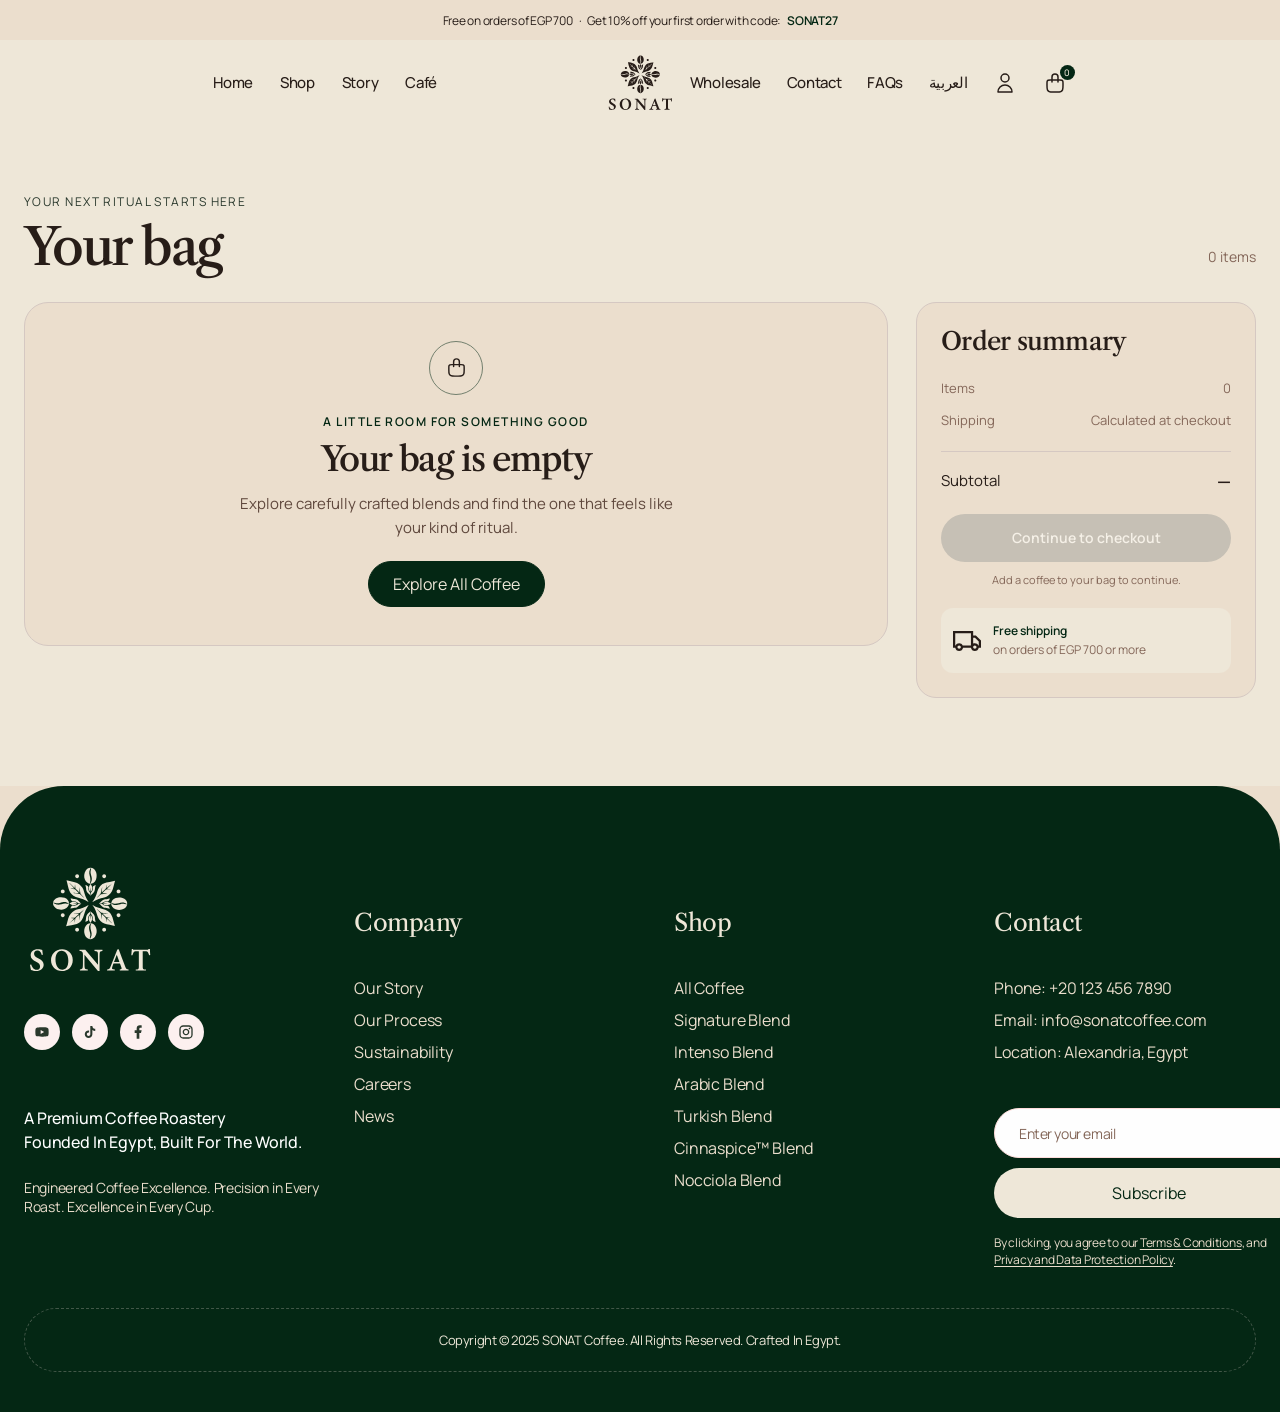
<file: cart.html>
<!doctype html>
<html lang="en">
  <head>
    <meta charset="UTF-8" />
    <meta name="viewport" content="width=device-width, initial-scale=1.0" />
    <meta name="theme-color" content="#eee7d8" />
    <meta name="description" content="Review your SONAT Coffee shopping bag and discover your next coffee ritual." />
    <title>Your Bag — SONAT Coffee</title>
    <link rel="preconnect" href="https://fonts.googleapis.com" />
    <link rel="preconnect" href="https://fonts.gstatic.com" crossorigin />
    <link href="https://fonts.googleapis.com/css2?family=Libre+Caslon+Text:ital@0;1&family=Manrope:wght@400;500;600;700&display=swap" rel="stylesheet" />
    <link rel="stylesheet" href="/styles.css?v=cart-page-v1" />
  </head>
  <body>
    <div class="announcement">Free on orders of EGP 700 <span>·</span> Get 10% off your first order with code: <strong>SONAT27</strong></div>
    <header class="site-header" id="top">
      <button class="menu-toggle" type="button" aria-label="Open navigation" aria-expanded="false"><span></span><span></span></button>
      <nav class="nav-group nav-left" aria-label="Main navigation">
        <a href="/index.html#top">Home</a><a href="/shop.html">Shop</a><a href="/story.html">Story</a><a href="/cafe.html">Café</a>
        <a class="mobile-nav-utility" href="/wholesale.html">Wholesale</a><a class="mobile-nav-utility" href="/contact.html">Contact</a><a class="mobile-nav-utility" href="/faq.html">FAQs</a><a class="mobile-nav-utility" href="#" lang="ar" dir="rtl">العربية</a>
      </nav>
      <a href="/index.html#top" class="brand" aria-label="SONAT Coffee home"><img src="/assets/logo.svg" alt="SONAT Specialty Coffee" /></a>
      <nav class="nav-group nav-right" aria-label="Utility navigation">
        <a href="/wholesale.html">Wholesale</a><a href="/contact.html">Contact</a><a href="/faq.html">FAQs</a><a href="#" lang="ar" dir="rtl">العربية</a>
        <a class="icon-button" href="account.html" aria-label="Account"><img src="/assets/user.svg" alt="" /></a>
        <a class="icon-button cart-button" href="cart.html" aria-label="Shopping bag" aria-current="page"><img src="/assets/bag.svg" alt="" /><span class="cart-count">0</span></a>
      </nav>
    </header>
    <main class="cart-page">
      <section class="cart-content" aria-labelledby="cart-title">
        <header class="cart-heading">
          <div><p class="eyebrow">Your next ritual starts here</p><h1 id="cart-title">Your bag</h1></div>
          <span class="cart-item-count">0 items</span>
        </header>
        <div class="cart-layout">
          <div class="cart-main-column">
            <section class="cart-empty-card" aria-labelledby="cart-empty-title">
              <span class="cart-empty-icon"><img src="/assets/bag.svg" alt="" /></span>
              <p class="cart-empty-kicker">A little room for something good</p>
              <h2 id="cart-empty-title">Your bag is empty</h2>
              <p class="cart-empty-copy">Explore carefully crafted blends and find the one that feels like your kind of ritual.</p>
              <a class="button button-dark cart-shop-button" href="/shop.html">Explore all coffee</a>
            </section>
          </div>
          <aside class="cart-summary" aria-labelledby="cart-summary-title">
            <h2 id="cart-summary-title">Order summary</h2>
            <div class="cart-summary-line"><span>Items</span><span>0</span></div>
            <div class="cart-summary-line"><span>Shipping</span><span>Calculated at checkout</span></div>
            <div class="cart-summary-total"><span>Subtotal</span><strong>—</strong></div>
            <button class="cart-checkout-button" type="button" disabled>Continue to checkout</button>
            <p class="cart-summary-note">Add a coffee to your bag to continue.</p>
            <div class="cart-shipping-note"><img src="/assets/benefit-shipping.svg" alt="" /><p><strong>Free shipping</strong><br />on orders of EGP 700 or more</p></div>
          </aside>
        </div>
      </section>
    </main>
    <footer class="site-footer" id="contact" aria-label="SONAT Coffee footer">
      <div class="footer-main">
        <div class="footer-brand-column">
          <div class="footer-brand-top">
            <img class="footer-logo" src="/assets/footer-logo.svg" alt="SONAT Specialty Coffee" />
            <nav class="footer-socials" aria-label="Social media">
              <a href="/index.html#contact" aria-label="YouTube"><img src="/assets/instagram.svg" alt="" /></a><a href="/index.html#contact" aria-label="TikTok"><img src="/assets/facebook.svg" alt="" /></a><a href="/index.html#contact" aria-label="Facebook"><img src="/assets/tiktok.svg" alt="" /></a><a href="/index.html#contact" aria-label="Instagram"><img src="/assets/youtube.svg" alt="" /></a>
            </nav>
          </div>
          <div class="footer-brand-copy"><p class="footer-tagline">A premium coffee roastery<br />founded in Egypt, built for the world.</p><p class="footer-description">Engineered Coffee Excellence. Precision in Every Roast. Excellence in Every Cup.</p></div>
        </div>
        <nav class="footer-link-column" aria-label="Company"><h2>Company</h2><ul><li><a href="/story.html">Our Story</a></li><li><a href="/index.html#story">Our Process</a></li><li><a href="/index.html#standards">Sustainability</a></li><li><a href="/index.html#contact">Careers</a></li><li><a href="/index.html#contact">News</a></li></ul></nav>
        <nav class="footer-link-column footer-shop-column" aria-label="Shop"><h2>Shop</h2><ul><li><a href="/shop.html#shop">All Coffee</a></li><li><a href="/shop.html#signature">Signature Blend</a></li><li><a href="/shop.html#intenso">Intenso Blend</a></li><li><a href="/shop.html#arabic">Arabic Blend</a></li><li><a href="/shop.html#turkish">Turkish Blend</a></li><li><a href="/shop.html#cinnaspice">Cinnaspice™ Blend</a></li><li><a href="/shop.html#nocciola">Nocciola Blend</a></li></ul></nav>
        <div class="footer-contact-column">
          <div class="footer-contact-info"><h2>Contact</h2><address><p>Phone: <a href="tel:+201234567890">+20 123 456 7890</a></p><p>Email: <a href="mailto:info@sonatcoffee.com">info@sonatcoffee.com</a></p><p>Location: Alexandria, Egypt</p></address></div>
          <form class="footer-newsletter"><label class="visually-hidden" for="footer-email">Enter your email</label><input id="footer-email" name="email" type="email" placeholder="Enter your email" autocomplete="email" required /><button type="submit">Subscribe</button><p class="footer-legal">By clicking, you agree to our <a href="/index.html#contact">Terms &amp; Conditions</a>, and <a href="/index.html#contact">Privacy and Data Protection Policy</a>.</p></form>
        </div>
      </div>
      <div class="footer-copyright"><p>Copyright © 2025 SONAT Coffee. All Rights Reserved. Crafted in Egypt.</p></div>
    </footer>
    <div class="toast" role="status" aria-live="polite"></div>
    <script src="/main.js" type="module"></script>
  </body>
</html>
</file>
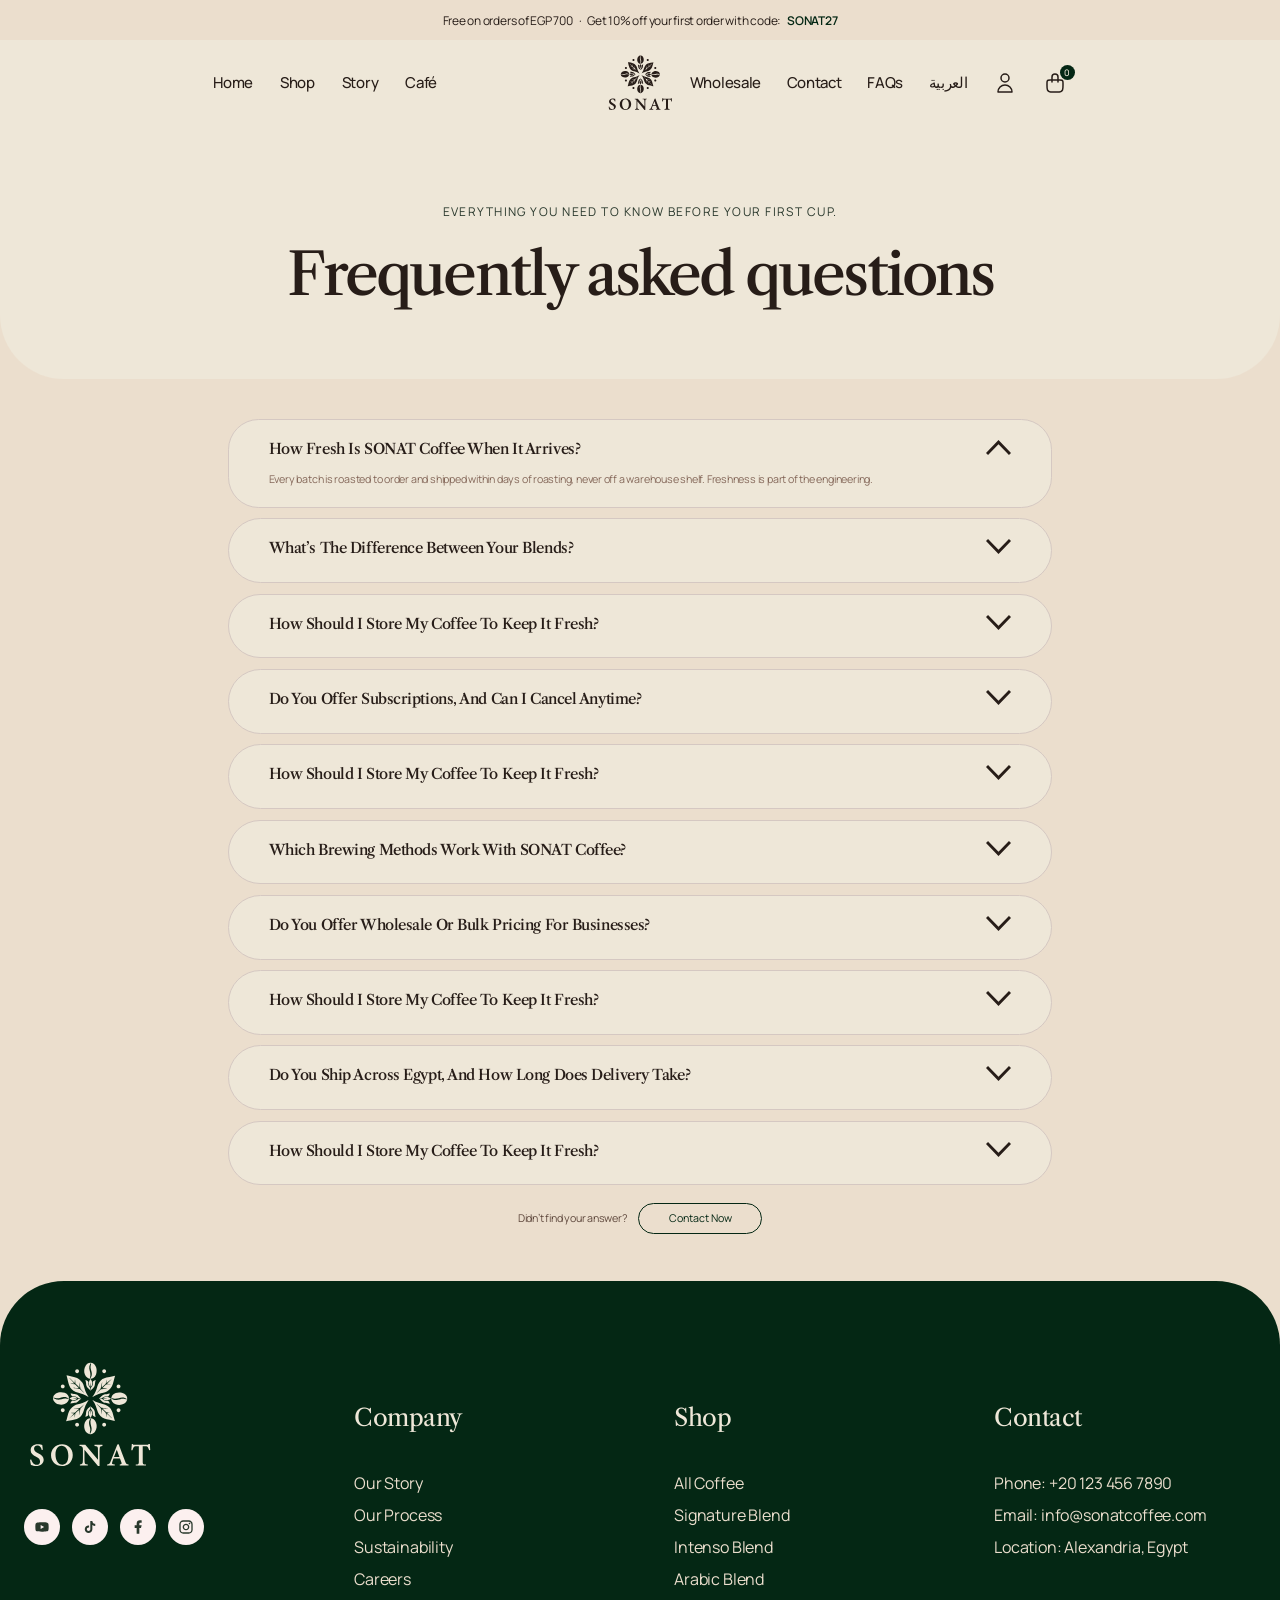
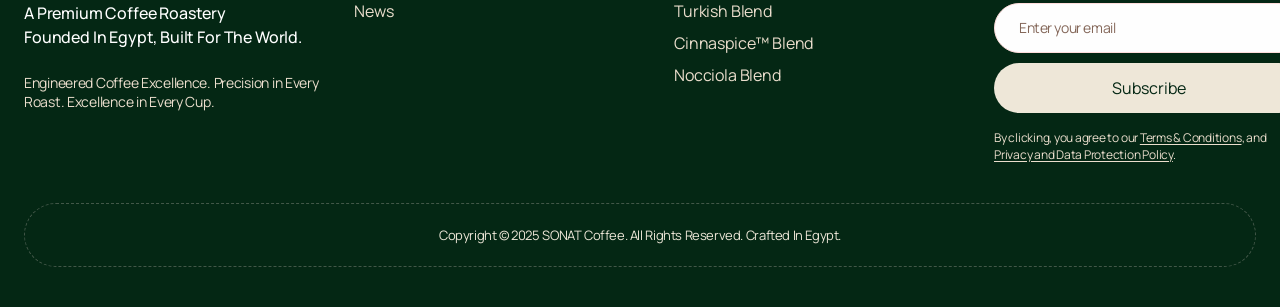
<file: faq.html>
<!doctype html>
<html lang="en">
  <head>
    <meta charset="UTF-8" />
    <meta name="viewport" content="width=device-width, initial-scale=1.0" />
    <meta name="theme-color" content="#eee7d8" />
    <meta name="description" content="Answers to frequently asked questions about SONAT Coffee." />
    <title>FAQs — SONAT Coffee</title>
    <link rel="preconnect" href="https://fonts.googleapis.com" />
    <link rel="preconnect" href="https://fonts.gstatic.com" crossorigin />
    <link href="https://fonts.googleapis.com/css2?family=Libre+Caslon+Text:ital@0;1&family=Manrope:wght@400;500;600;700&display=swap" rel="stylesheet" />
    <link rel="stylesheet" href="/styles.css?v=faq-page-section" />
  </head>
  <body>
    <div class="announcement">Free on orders of EGP 700 <span>·</span> Get 10% off your first order with code: <strong>SONAT27</strong></div>
    <header class="site-header" id="top">
      <button class="menu-toggle" type="button" aria-label="Open navigation" aria-expanded="false"><span></span><span></span></button>
      <nav class="nav-group nav-left" aria-label="Main navigation">
        <a href="/index.html#top">Home</a><a href="/shop.html">Shop</a><a href="/story.html">Story</a><a href="/cafe.html">Café</a>
        <a class="mobile-nav-utility" href="/wholesale.html">Wholesale</a><a class="mobile-nav-utility" href="/contact.html">Contact</a><a class="mobile-nav-utility" href="/faq.html" aria-current="page">FAQs</a><a class="mobile-nav-utility" href="#" lang="ar" dir="rtl">العربية</a>
      </nav>
      <a href="/index.html#top" class="brand" aria-label="SONAT Coffee home"><img src="/assets/logo.svg" alt="SONAT Specialty Coffee" /></a>
      <nav class="nav-group nav-right" aria-label="Utility navigation">
        <a href="/wholesale.html">Wholesale</a><a href="/contact.html">Contact</a><a href="/faq.html" aria-current="page">FAQs</a><a href="#" lang="ar" dir="rtl">العربية</a>
        <a class="icon-button" href="account.html" aria-label="Account"><img src="/assets/user.svg" alt="" /></a>
        <a class="icon-button cart-button" href="cart.html" aria-label="Shopping bag"><img src="/assets/bag.svg" alt="" /><span class="cart-count">0</span></a>
      </nav>
    </header>
    <main>
      <section class="faq-page-hero" aria-labelledby="faq-page-title">
        <div class="faq-page-hero-content">
          <p>Everything you need to know before your first cup.</p>
          <h1 id="faq-page-title">Frequently asked questions</h1>
        </div>
      </section>
      <section class="faq shop-faq faq-page-list" id="faq-list" aria-label="Frequently asked questions">
        <div class="faq-list">
          <article class="faq-item is-open">
            <h2><button class="faq-question" type="button" aria-expanded="true" aria-controls="page-faq-answer-1" id="page-faq-question-1"><span>How fresh is SONAT coffee when it arrives?</span><img class="shop-faq-chevron" src="/assets/shop-faq-chevron.svg" alt="" /></button></h2>
            <div class="faq-answer" id="page-faq-answer-1" role="region" aria-labelledby="page-faq-question-1"><p>Every batch is roasted to order and shipped within days of roasting, never off a warehouse shelf. Freshness is part of the engineering.</p></div>
          </article>
          <article class="faq-item">
            <h2><button class="faq-question" type="button" aria-expanded="false" aria-controls="page-faq-answer-2" id="page-faq-question-2"><span>What’s the difference between your blends?</span><img class="shop-faq-chevron" src="/assets/shop-faq-chevron.svg" alt="" /></button></h2>
            <div class="faq-answer" id="page-faq-answer-2" role="region" aria-labelledby="page-faq-question-2" hidden><p>Each SONAT blend has its own roast profile and character—from balanced, smooth Signature to the bold, full-bodied Intenso. Our flavored and heritage coffees bring their own distinctive rituals, too.</p></div>
          </article>
          <article class="faq-item">
            <h2><button class="faq-question" type="button" aria-expanded="false" aria-controls="page-faq-answer-3" id="page-faq-question-3"><span>How should I store my coffee to keep it fresh?</span><img class="shop-faq-chevron" src="/assets/shop-faq-chevron.svg" alt="" /></button></h2>
            <div class="faq-answer" id="page-faq-answer-3" role="region" aria-labelledby="page-faq-question-3" hidden><p>Keep your coffee sealed in its bag in a cool, dry place, away from sunlight, heat, and moisture. For the best flavor, enjoy it while it’s fresh.</p></div>
          </article>
          <article class="faq-item">
            <h2><button class="faq-question" type="button" aria-expanded="false" aria-controls="page-faq-answer-4" id="page-faq-question-4"><span>Do you offer subscriptions, and can I cancel anytime?</span><img class="shop-faq-chevron" src="/assets/shop-faq-chevron.svg" alt="" /></button></h2>
            <div class="faq-answer" id="page-faq-answer-4" role="region" aria-labelledby="page-faq-question-4" hidden><p>Subscriptions save 10% and are designed to keep your favorite SONAT coffee coming regularly. Check the subscription options at checkout for the available schedule and cancellation details.</p></div>
          </article>
          <article class="faq-item">
            <h2><button class="faq-question" type="button" aria-expanded="false" aria-controls="page-faq-answer-5" id="page-faq-question-5"><span>How should I store my coffee to keep it fresh?</span><img class="shop-faq-chevron" src="/assets/shop-faq-chevron.svg" alt="" /></button></h2>
            <div class="faq-answer" id="page-faq-answer-5" role="region" aria-labelledby="page-faq-question-5" hidden><p>Keep your coffee sealed in its bag in a cool, dry place, away from sunlight, heat, and moisture. For the best flavor, enjoy it while it’s fresh.</p></div>
          </article>
          <article class="faq-item">
            <h2><button class="faq-question" type="button" aria-expanded="false" aria-controls="page-faq-answer-6" id="page-faq-question-6"><span>Which brewing methods work with SONAT coffee?</span><img class="shop-faq-chevron" src="/assets/shop-faq-chevron.svg" alt="" /></button></h2>
            <div class="faq-answer" id="page-faq-answer-6" role="region" aria-labelledby="page-faq-question-6" hidden><p>Our blends work beautifully across espresso machines, pour-over, French press, moka pot, and other home-brewing methods. Match the grind to your equipment for the best cup.</p></div>
          </article>
          <article class="faq-item">
            <h2><button class="faq-question" type="button" aria-expanded="false" aria-controls="page-faq-answer-7" id="page-faq-question-7"><span>Do you offer wholesale or bulk pricing for businesses?</span><img class="shop-faq-chevron" src="/assets/shop-faq-chevron.svg" alt="" /></button></h2>
            <div class="faq-answer" id="page-faq-answer-7" role="region" aria-labelledby="page-faq-question-7" hidden><p>We welcome enquiries from cafés, hospitality teams, and retailers. Contact our team to discuss your business needs and bulk order options.</p></div>
          </article>
          <article class="faq-item">
            <h2><button class="faq-question" type="button" aria-expanded="false" aria-controls="page-faq-answer-8" id="page-faq-question-8"><span>How should I store my coffee to keep it fresh?</span><img class="shop-faq-chevron" src="/assets/shop-faq-chevron.svg" alt="" /></button></h2>
            <div class="faq-answer" id="page-faq-answer-8" role="region" aria-labelledby="page-faq-question-8" hidden><p>Keep your coffee sealed in its bag in a cool, dry place, away from sunlight, heat, and moisture. For the best flavor, enjoy it while it’s fresh.</p></div>
          </article>
          <article class="faq-item">
            <h2><button class="faq-question" type="button" aria-expanded="false" aria-controls="page-faq-answer-9" id="page-faq-question-9"><span>Do you ship across Egypt, and how long does delivery take?</span><img class="shop-faq-chevron" src="/assets/shop-faq-chevron.svg" alt="" /></button></h2>
            <div class="faq-answer" id="page-faq-answer-9" role="region" aria-labelledby="page-faq-question-9" hidden><p>Delivery options and estimated arrival times are confirmed at checkout for your address. Free shipping is available on orders of EGP 700 or more.</p></div>
          </article>
          <article class="faq-item">
            <h2><button class="faq-question" type="button" aria-expanded="false" aria-controls="page-faq-answer-10" id="page-faq-question-10"><span>How should I store my coffee to keep it fresh?</span><img class="shop-faq-chevron" src="/assets/shop-faq-chevron.svg" alt="" /></button></h2>
            <div class="faq-answer" id="page-faq-answer-10" role="region" aria-labelledby="page-faq-question-10" hidden><p>Keep your coffee sealed in its bag in a cool, dry place, away from sunlight, heat, and moisture. For the best flavor, enjoy it while it’s fresh.</p></div>
          </article>
          <div class="faq-contact shop-faq-contact">
            <p>Didn’t find your answer?</p>
            <a class="faq-contact-button" href="/contact.html">Contact Now</a>
          </div>
        </div>
      </section>
    </main>
    <footer class="site-footer" id="contact" aria-label="SONAT Coffee footer">
      <div class="footer-main">
        <div class="footer-brand-column">
          <div class="footer-brand-top">
            <img class="footer-logo" src="/assets/footer-logo.svg" alt="SONAT Specialty Coffee" />
            <nav class="footer-socials" aria-label="Social media">
              <a href="/index.html#contact" aria-label="YouTube"><img src="/assets/instagram.svg" alt="" /></a>
              <a href="/index.html#contact" aria-label="TikTok"><img src="/assets/facebook.svg" alt="" /></a>
              <a href="/index.html#contact" aria-label="Facebook"><img src="/assets/tiktok.svg" alt="" /></a>
              <a href="/index.html#contact" aria-label="Instagram"><img src="/assets/youtube.svg" alt="" /></a>
            </nav>
          </div>
          <div class="footer-brand-copy">
            <p class="footer-tagline">A premium coffee roastery<br />founded in Egypt, built for the world.</p>
            <p class="footer-description">Engineered Coffee Excellence. Precision in Every Roast. Excellence in Every Cup.</p>
          </div>
        </div>
        <nav class="footer-link-column" aria-label="Company">
          <h2>Company</h2>
          <ul>
            <li><a href="/story.html">Our Story</a></li><li><a href="/index.html#story">Our Process</a></li><li><a href="/index.html#standards">Sustainability</a></li><li><a href="/index.html#contact">Careers</a></li><li><a href="/index.html#contact">News</a></li>
          </ul>
        </nav>
        <nav class="footer-link-column footer-shop-column" aria-label="Shop">
          <h2>Shop</h2>
          <ul>
            <li><a href="/shop.html#shop">All Coffee</a></li><li><a href="/shop.html#signature">Signature Blend</a></li><li><a href="/shop.html#intenso">Intenso Blend</a></li><li><a href="/shop.html#arabic">Arabic Blend</a></li><li><a href="/shop.html#turkish">Turkish Blend</a></li><li><a href="/shop.html#cinnaspice">Cinnaspice™ Blend</a></li><li><a href="/shop.html#nocciola">Nocciola Blend</a></li>
          </ul>
        </nav>
        <div class="footer-contact-column">
          <div class="footer-contact-info">
            <h2>Contact</h2>
            <address><p>Phone: <a href="tel:+201234567890">+20 123 456 7890</a></p><p>Email: <a href="mailto:info@sonatcoffee.com">info@sonatcoffee.com</a></p><p>Location: Alexandria, Egypt</p></address>
          </div>
          <form class="footer-newsletter">
            <label class="visually-hidden" for="footer-email">Enter your email</label>
            <input id="footer-email" name="email" type="email" placeholder="Enter your email" autocomplete="email" required />
            <button type="submit">Subscribe</button>
            <p class="footer-legal">By clicking, you agree to our <a href="/index.html#contact">Terms &amp; Conditions</a>, and <a href="/index.html#contact">Privacy and Data Protection Policy</a>.</p>
          </form>
        </div>
      </div>
      <div class="footer-copyright"><p>Copyright © 2025 SONAT Coffee. All Rights Reserved. Crafted in Egypt.</p></div>
    </footer>
    <div class="toast" role="status" aria-live="polite"></div>
    <script src="/main.js" type="module"></script>
  </body>
</html>
</file>
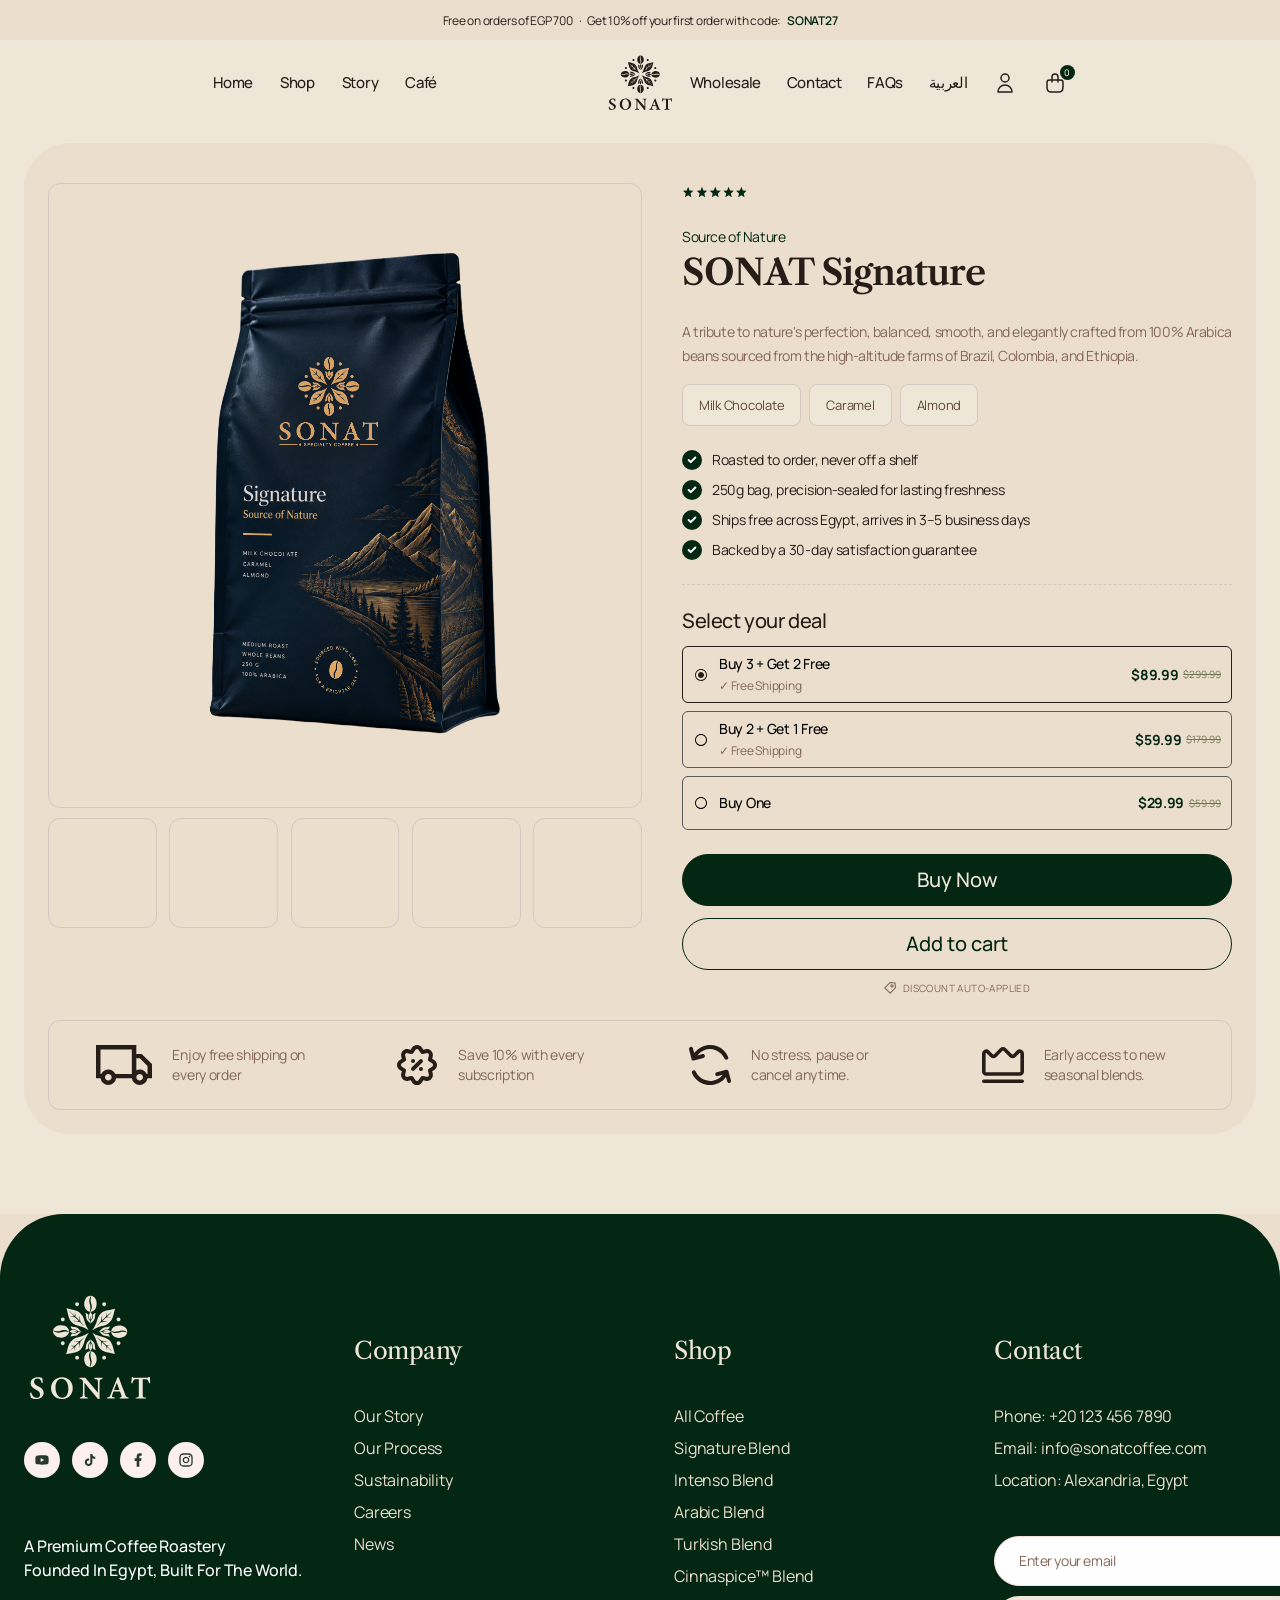
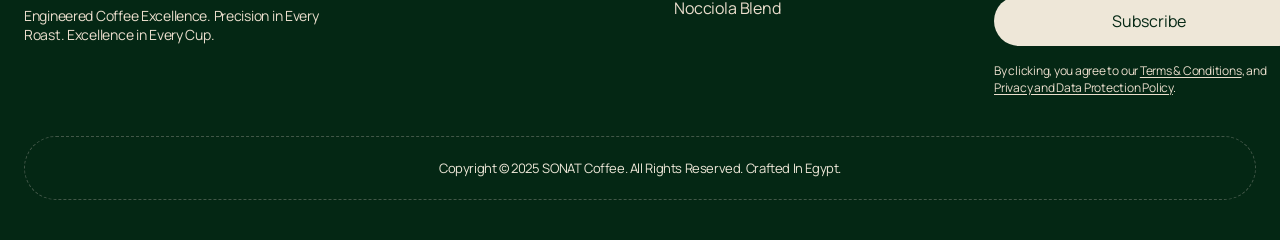
<file: pdp.html>
<!doctype html>
<html lang="en">
  <head>
    <meta charset="UTF-8" />
    <meta name="viewport" content="width=device-width, initial-scale=1.0" />
    <meta name="theme-color" content="#eee7d8" />
    <meta name="description" content="Meet SONAT Signature, our balanced 100% Arabica coffee blend." data-pdp-meta-description />
    <title>SONAT Signature — SONAT Coffee</title>
    <link rel="preconnect" href="https://fonts.googleapis.com" />
    <link rel="preconnect" href="https://fonts.gstatic.com" crossorigin />
    <link href="https://fonts.googleapis.com/css2?family=Libre+Caslon+Text:ital@0;1&family=Manrope:wght@400;500;600;700&display=swap" rel="stylesheet" />
    <link rel="stylesheet" href="/styles.css?v=pdp-1" />
  </head>
  <body>
    <div class="announcement">Free on orders of EGP 700 <span>·</span> Get 10% off your first order with code: <strong>SONAT27</strong></div>
    <header class="site-header" id="top">
      <button class="menu-toggle" type="button" aria-label="Open navigation" aria-expanded="false"><span></span><span></span></button>
      <nav class="nav-group nav-left" aria-label="Main navigation">
        <a href="/index.html#top">Home</a><a href="/shop.html" aria-current="page">Shop</a><a href="/story.html">Story</a><a href="/cafe.html">Café</a>
        <a class="mobile-nav-utility" href="/wholesale.html">Wholesale</a><a class="mobile-nav-utility" href="/contact.html">Contact</a><a class="mobile-nav-utility" href="/faq.html">FAQs</a><a class="mobile-nav-utility" href="#" lang="ar" dir="rtl">العربية</a>
      </nav>
      <a href="/index.html#top" class="brand" aria-label="SONAT Coffee home"><img src="/assets/logo.svg" alt="SONAT Specialty Coffee" /></a>
      <nav class="nav-group nav-right" aria-label="Utility navigation">
        <a href="/wholesale.html">Wholesale</a><a href="/contact.html">Contact</a><a href="/faq.html">FAQs</a><a href="#" lang="ar" dir="rtl">العربية</a>
        <a class="icon-button" href="account.html" aria-label="Account"><img src="/assets/user.svg" alt="" /></a>
        <a class="icon-button cart-button" href="cart.html" aria-label="Shopping bag"><img src="/assets/bag.svg" alt="" /><span class="cart-count">0</span></a>
      </nav>
    </header>
    <main class="pdp-page">
      <section class="pdp-section" aria-labelledby="pdp-title">
        <div class="pdp-container">
          <div class="pdp-product">
            <div class="pdp-gallery">
              <div class="pdp-main-image">
                <img src="/assets/pdp-4b67e.png" alt="SONAT Signature 250g coffee bag" data-pdp-image />
              </div>
              <div class="pdp-thumbnails" aria-label="Product image gallery">
                <span class="pdp-thumbnail" aria-hidden="true"></span><span class="pdp-thumbnail" aria-hidden="true"></span><span class="pdp-thumbnail" aria-hidden="true"></span><span class="pdp-thumbnail" aria-hidden="true"></span><span class="pdp-thumbnail" aria-hidden="true"></span>
              </div>
            </div>
            <div class="pdp-details">
              <div class="pdp-rating" aria-label="Rated 4.5 out of 5">
                <span class="pdp-stars" aria-hidden="true"><img src="/assets/pdp-67eb4.svg" alt="" /><img src="/assets/pdp-9e31a.svg" alt="" /><img src="/assets/pdp-99794.svg" alt="" /><img src="/assets/pdp-2a0dd.svg" alt="" /><img src="/assets/pdp-b177f.svg" alt="" /></span>
              </div>
              <header class="pdp-heading">
                <p class="pdp-origin" data-pdp-origin>Source of Nature</p>
                <h1 id="pdp-title" data-pdp-title>SONAT Signature</h1>
              </header>
              <div class="pdp-description-group">
                <p class="pdp-description" data-pdp-description>A tribute to nature's perfection, balanced, smooth, and elegantly crafted from 100% Arabica beans sourced from the high-altitude farms of Brazil, Colombia, and Ethiopia.</p>
                <ul class="pdp-tags" aria-label="Tasting notes" data-pdp-tags><li>Milk Chocolate</li><li>Caramel</li><li>Almond</li></ul>
              </div>
              <ul class="pdp-points">
                <li><span><img src="/assets/pdp-97b46.svg" alt="" /></span>Roasted to order, never off a shelf</li>
                <li><span><img src="/assets/pdp-97b46.svg" alt="" /></span>250g bag, precision-sealed for lasting freshness</li>
                <li><span><img src="/assets/pdp-97b46.svg" alt="" /></span>Ships free across Egypt, arrives in 3–5 business days</li>
                <li><span><img src="/assets/pdp-97b46.svg" alt="" /></span>Backed by a 30-day satisfaction guarantee</li>
              </ul>
              <fieldset class="pdp-deals">
                <legend>Select your deal</legend>
                <label class="pdp-deal is-selected">
                  <input type="radio" name="deal" value="bundle-five" checked />
                  <img class="pdp-deal-icon" src="/assets/pdp-ce138.svg" alt="" />
                  <span class="pdp-deal-description"><strong>Buy 3 + Get 2 Free</strong><small>✓ Free Shipping</small></span>
                  <span class="pdp-price"><strong>$89.99</strong><s>$299.99</s></span>
                </label>
                <label class="pdp-deal">
                  <input type="radio" name="deal" value="bundle-three" />
                  <img class="pdp-deal-icon" src="/assets/pdp-72033.svg" alt="" />
                  <span class="pdp-deal-description"><strong>Buy 2 + Get 1 Free</strong><small>✓ Free Shipping</small></span>
                  <span class="pdp-price"><strong>$59.99</strong><s>$179.99</s></span>
                </label>
                <label class="pdp-deal">
                  <input type="radio" name="deal" value="single" />
                  <img class="pdp-deal-icon" src="/assets/pdp-f9b8c.svg" alt="" />
                  <span class="pdp-deal-description"><strong>Buy One</strong></span>
                  <span class="pdp-price"><strong>$29.99</strong><s>$59.99</s></span>
                </label>
              </fieldset>
              <div class="pdp-cta-group">
                <button class="pdp-button pdp-button-primary" type="button" data-pdp-action="buy">Buy Now</button>
                <button class="pdp-button pdp-button-secondary" type="button" data-pdp-action="add">Add to cart</button>
                <p class="pdp-discount"><img src="/assets/pdp-ec968.svg" alt="" />DISCOUNT AUTO-APPLIED</p>
              </div>
            </div>
          </div>
          <div class="pdp-benefits" aria-label="Shopping benefits">
            <div class="pdp-benefit"><img src="/assets/pdp-af746.svg" alt="" /><p>Enjoy free shipping on every order</p></div>
            <span class="pdp-benefit-divider" aria-hidden="true"><img src="/assets/pdp-64676.svg" alt="" /></span>
            <div class="pdp-benefit"><img src="/assets/pdp-d5be5.svg" alt="" /><p>Save 10% with every subscription</p></div>
            <span class="pdp-benefit-divider" aria-hidden="true"><img src="/assets/pdp-64676.svg" alt="" /></span>
            <div class="pdp-benefit"><img src="/assets/pdp-fb4ab.svg" alt="" /><p>No stress, pause or cancel anytime.</p></div>
            <span class="pdp-benefit-divider" aria-hidden="true"><img src="/assets/pdp-64676.svg" alt="" /></span>
            <div class="pdp-benefit"><img src="/assets/pdp-c2cee.svg" alt="" /><p>Early access to new seasonal blends.</p></div>
          </div>
        </div>
      </section>
    </main>
    <footer class="site-footer" id="contact" aria-label="SONAT Coffee footer">
      <div class="footer-main">
        <div class="footer-brand-column">
          <div class="footer-brand-top">
            <img class="footer-logo" src="/assets/footer-logo.svg" alt="SONAT Specialty Coffee" />
            <nav class="footer-socials" aria-label="Social media">
              <a href="/index.html#contact" aria-label="YouTube"><img src="/assets/instagram.svg" alt="" /></a><a href="/index.html#contact" aria-label="TikTok"><img src="/assets/facebook.svg" alt="" /></a><a href="/index.html#contact" aria-label="Facebook"><img src="/assets/tiktok.svg" alt="" /></a><a href="/index.html#contact" aria-label="Instagram"><img src="/assets/youtube.svg" alt="" /></a>
            </nav>
          </div>
          <div class="footer-brand-copy"><p class="footer-tagline">A premium coffee roastery<br />founded in Egypt, built for the world.</p><p class="footer-description">Engineered Coffee Excellence. Precision in Every Roast. Excellence in Every Cup.</p></div>
        </div>
        <nav class="footer-link-column" aria-label="Company"><h2>Company</h2><ul><li><a href="/story.html">Our Story</a></li><li><a href="/index.html#story">Our Process</a></li><li><a href="/index.html#standards">Sustainability</a></li><li><a href="/index.html#contact">Careers</a></li><li><a href="/index.html#contact">News</a></li></ul></nav>
        <nav class="footer-link-column footer-shop-column" aria-label="Shop"><h2>Shop</h2><ul><li><a href="/shop.html#shop">All Coffee</a></li><li><a href="/shop.html#signature">Signature Blend</a></li><li><a href="/shop.html#intenso">Intenso Blend</a></li><li><a href="/shop.html#arabic">Arabic Blend</a></li><li><a href="/shop.html#turkish">Turkish Blend</a></li><li><a href="/shop.html#cinnaspice">Cinnaspice™ Blend</a></li><li><a href="/shop.html#nocciola">Nocciola Blend</a></li></ul></nav>
        <div class="footer-contact-column">
          <div class="footer-contact-info"><h2>Contact</h2><address><p>Phone: <a href="tel:+201234567890">+20 123 456 7890</a></p><p>Email: <a href="mailto:info@sonatcoffee.com">info@sonatcoffee.com</a></p><p>Location: Alexandria, Egypt</p></address></div>
          <form class="footer-newsletter"><label class="visually-hidden" for="footer-email">Enter your email</label><input id="footer-email" name="email" type="email" placeholder="Enter your email" autocomplete="email" required /><button type="submit">Subscribe</button><p class="footer-legal">By clicking, you agree to our <a href="/index.html#contact">Terms &amp; Conditions</a>, and <a href="/index.html#contact">Privacy and Data Protection Policy</a>.</p></form>
        </div>
      </div>
      <div class="footer-copyright"><p>Copyright © 2025 SONAT Coffee. All Rights Reserved. Crafted in Egypt.</p></div>
    </footer>
    <div class="toast" role="status" aria-live="polite"></div>
    <script src="/main.js?v=pdp" type="module"></script>
  </body>
</html>
</file>
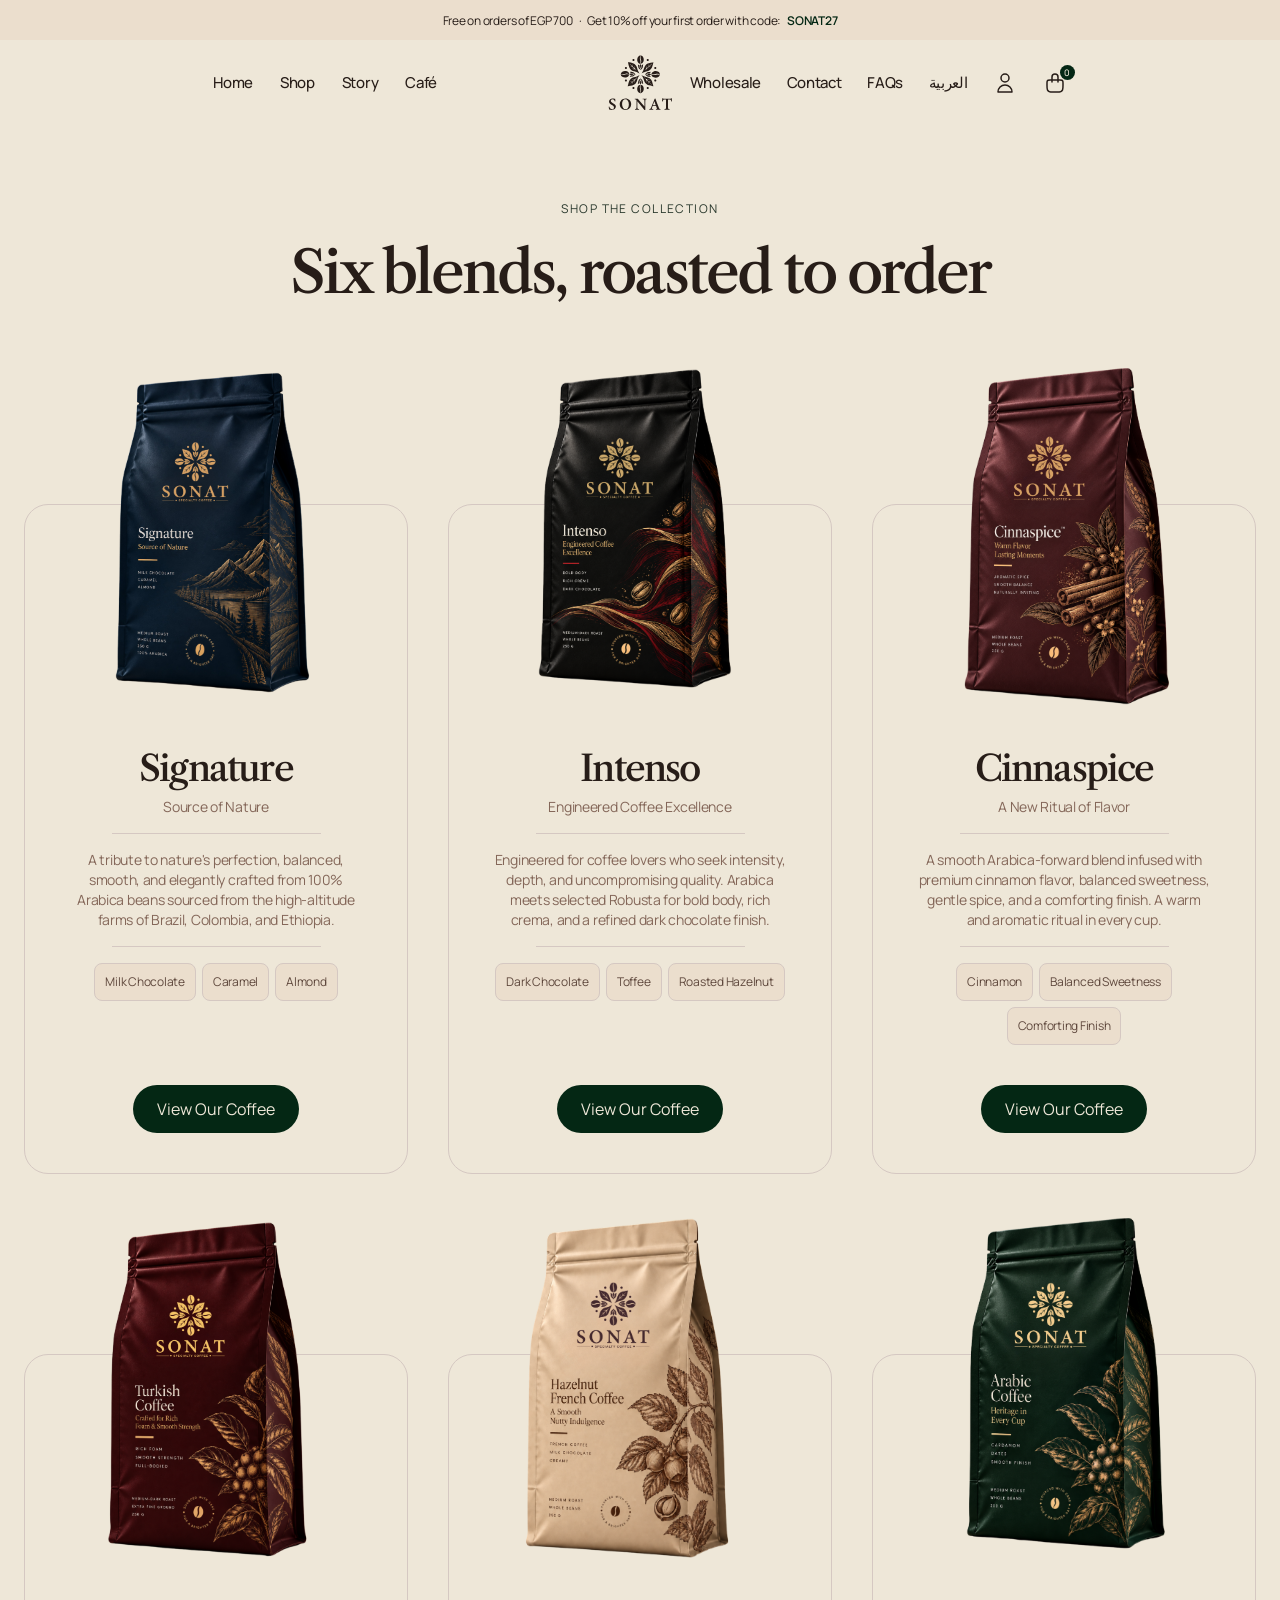
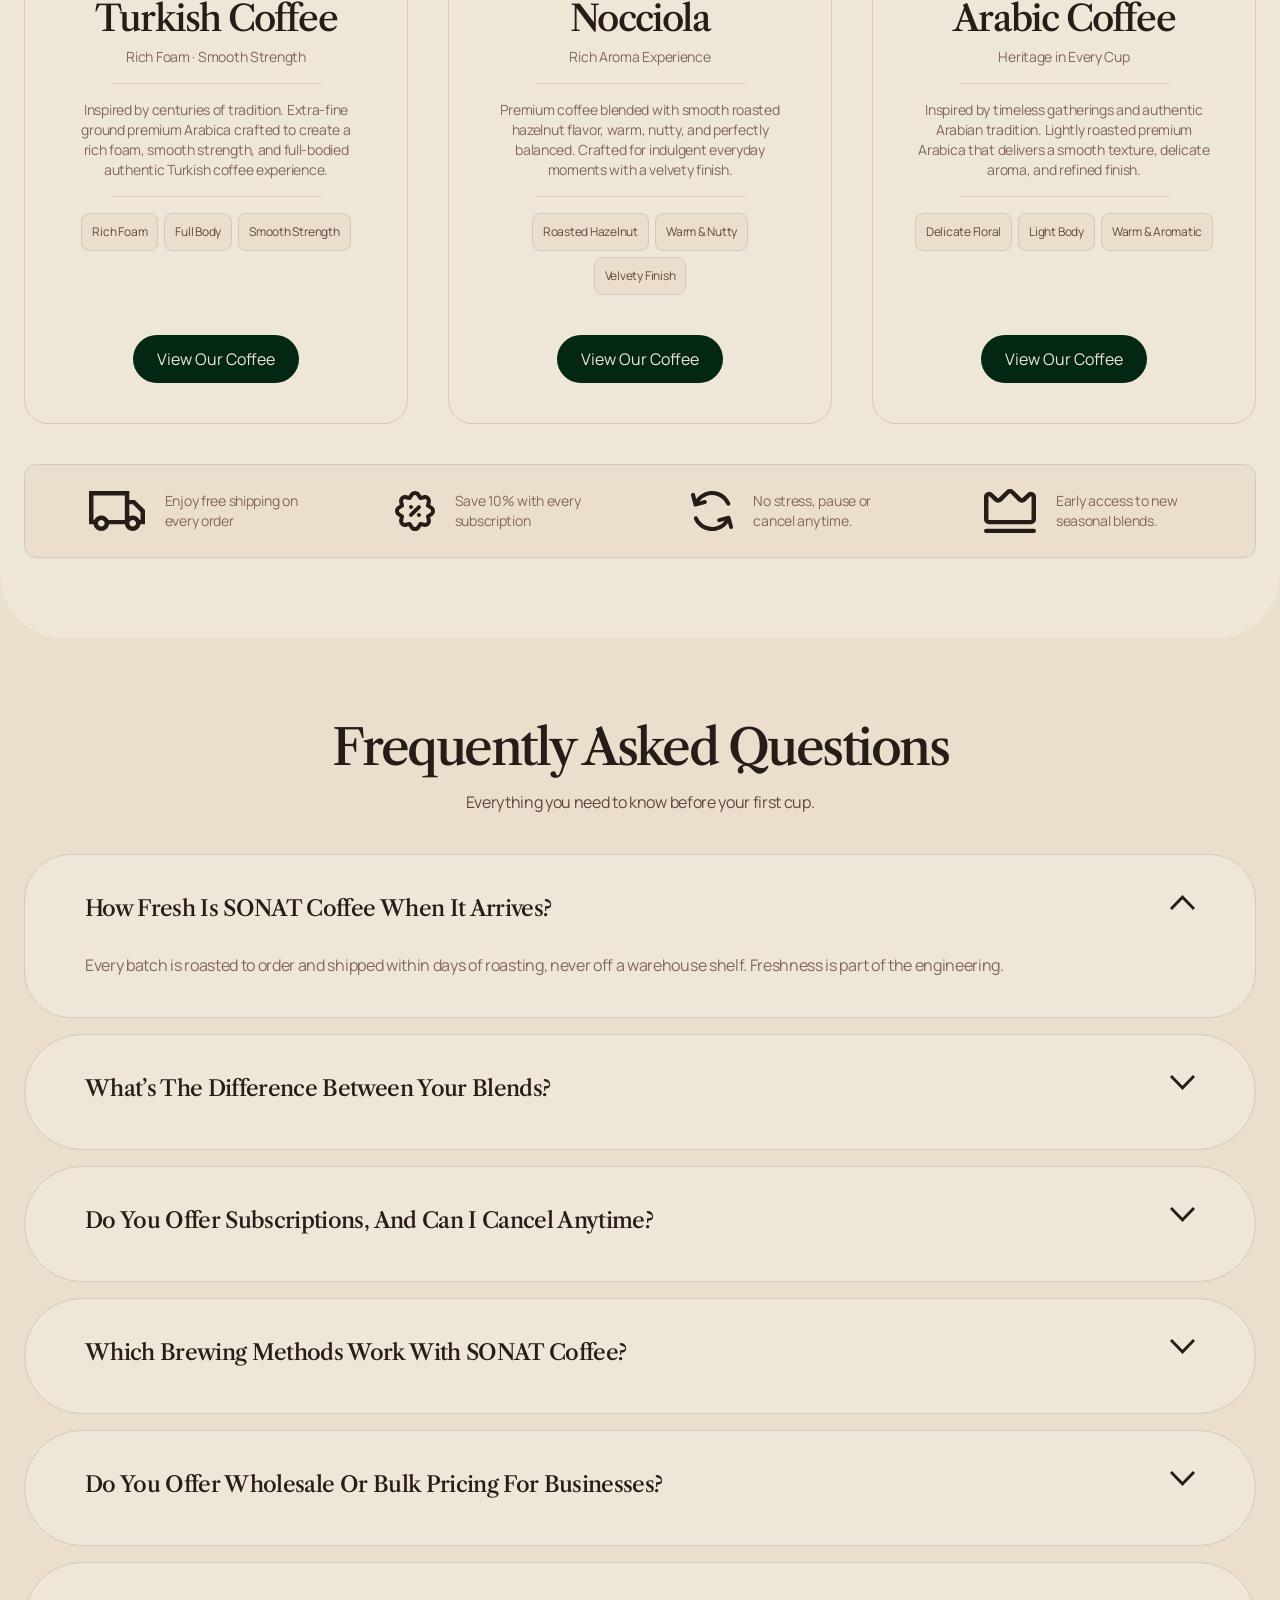
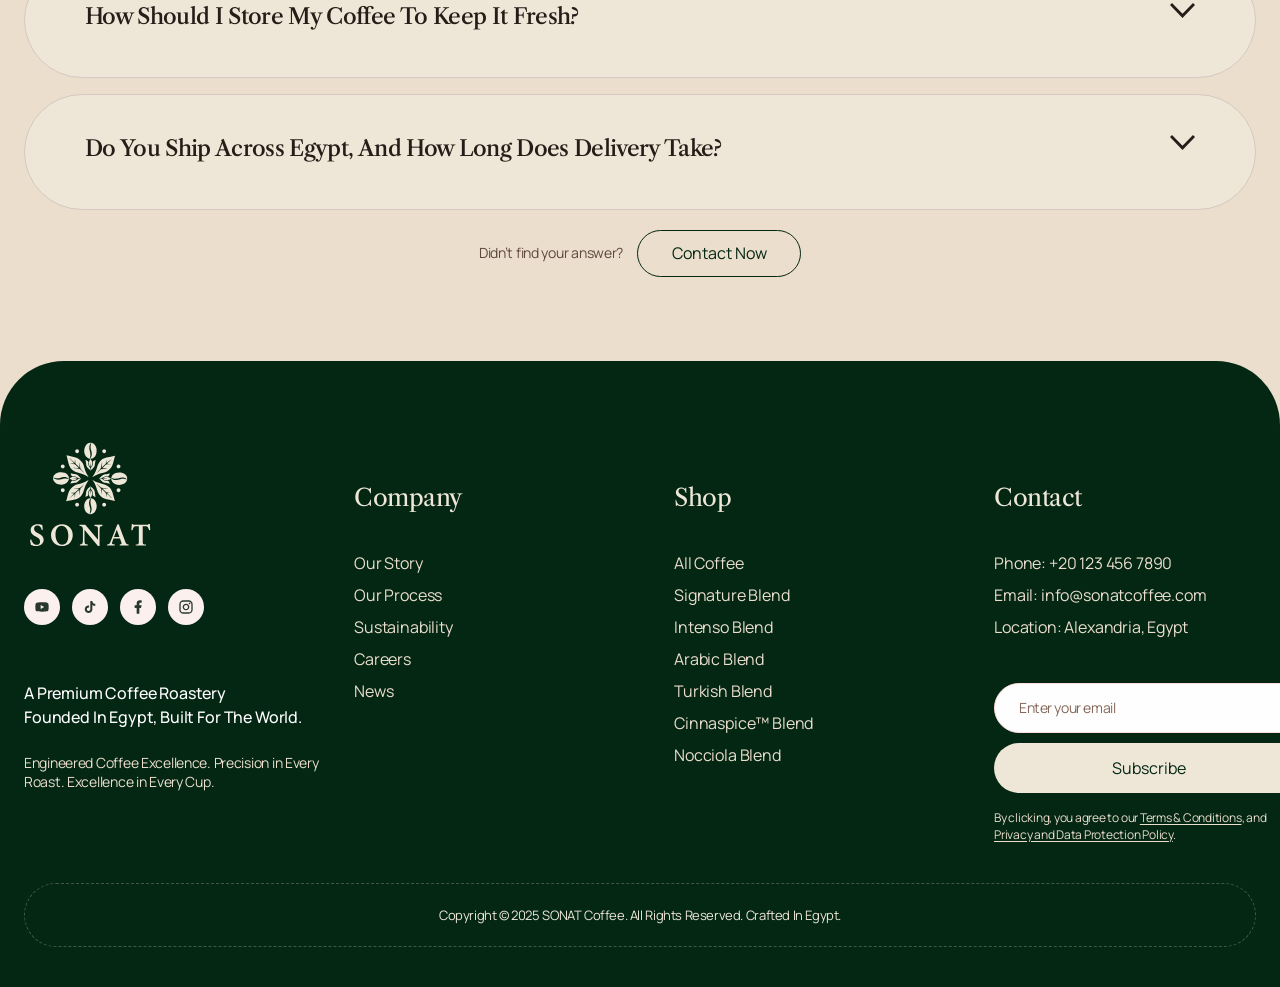
<file: shop.html>
<!doctype html>
<html lang="en">
  <head>
    <meta charset="UTF-8" />
    <meta name="viewport" content="width=device-width, initial-scale=1.0" />
    <meta name="theme-color" content="#eee7d8" />
    <meta name="description" content="Explore the six SONAT coffee blends, each precisely roasted to order." />
    <title>Shop Coffee — SONAT Coffee</title>
    <link rel="preconnect" href="https://fonts.googleapis.com" />
    <link rel="preconnect" href="https://fonts.gstatic.com" crossorigin />
    <link href="https://fonts.googleapis.com/css2?family=Libre+Caslon+Text:ital@0;1&family=Manrope:wght@400;500;600;700&display=swap" rel="stylesheet" />
    <link rel="stylesheet" href="/styles.css" />
  </head>
  <body>
    <div class="announcement">Free on orders of EGP 700 <span>·</span> Get 10% off your first order with code: <strong>SONAT27</strong></div>
    <header class="site-header" id="top">
      <button class="menu-toggle" type="button" aria-label="Open navigation" aria-expanded="false"><span></span><span></span></button>
      <nav class="nav-group nav-left" aria-label="Main navigation">
        <a href="/index.html#top">Home</a><a href="/shop.html" aria-current="page">Shop</a><a href="/story.html">Story</a><a href="/cafe.html">Café</a>
        <a class="mobile-nav-utility" href="/wholesale.html">Wholesale</a><a class="mobile-nav-utility" href="/contact.html">Contact</a><a class="mobile-nav-utility" href="/faq.html">FAQs</a><a class="mobile-nav-utility" href="#" lang="ar" dir="rtl">العربية</a>
      </nav>
      <a href="/index.html#top" class="brand" aria-label="SONAT Coffee home"><img src="/assets/logo.svg" alt="SONAT Specialty Coffee" /></a>
      <nav class="nav-group nav-right" aria-label="Utility navigation">
        <a href="/wholesale.html">Wholesale</a><a href="/contact.html">Contact</a><a href="/faq.html">FAQs</a><a href="#" lang="ar" dir="rtl">العربية</a>
        <a class="icon-button" href="account.html" aria-label="Account"><img src="/assets/user.svg" alt="" /></a>
        <a class="icon-button cart-button" href="cart.html" aria-label="Shopping bag"><img src="/assets/bag.svg" alt="" /><span class="cart-count">0</span></a>
      </nav>
    </header>
    <main>
      <section class="shop-collection" id="shop" aria-labelledby="shop-title">
        <header class="shop-collection-heading">
          <p class="eyebrow">Shop the Collection</p>
          <h1 id="shop-title">Six blends, roasted to order</h1>
        </header>
        <div class="shop-collection-content">
          <div class="product-grid">
            <article class="product-card" id="signature">
              <div class="product-image product-image--signature"><img src="/assets/signature.png" alt="SONAT Signature coffee bag" /></div>
              <div class="product-details">
                <header class="product-title"><h2>Signature</h2><p>Source of Nature</p></header>
                <img class="product-rule" src="/assets/product-rule.svg" alt="" />
                <p class="product-description">A tribute to nature's perfection, balanced, smooth, and elegantly crafted from 100% Arabica beans sourced from the high-altitude farms of Brazil, Colombia, and Ethiopia.</p>
                <img class="product-rule" src="/assets/product-rule.svg" alt="" />
                <ul class="product-tags"><li>Milk Chocolate</li><li>Caramel</li><li>Almond</li></ul>
              </div>
              <a class="product-cta" href="pdp.html?product=signature">View our coffee</a>
            </article>
            <article class="product-card" id="intenso">
              <div class="product-image product-image--intenso"><img src="/assets/intenso.png" alt="SONAT Intenso coffee bag" /></div>
              <div class="product-details">
                <header class="product-title"><h2>Intenso</h2><p>Engineered Coffee Excellence</p></header>
                <img class="product-rule" src="/assets/product-rule.svg" alt="" />
                <p class="product-description">Engineered for coffee lovers who seek intensity, depth, and uncompromising quality. Arabica meets selected Robusta for bold body, rich crema, and a refined dark chocolate finish.</p>
                <img class="product-rule" src="/assets/product-rule.svg" alt="" />
                <ul class="product-tags"><li>Dark Chocolate</li><li>Toffee</li><li>Roasted Hazelnut</li></ul>
              </div>
              <a class="product-cta" href="pdp.html?product=intenso">View our coffee</a>
            </article>
            <article class="product-card" id="cinnaspice">
              <div class="product-image product-image--cinnaspice"><img src="/assets/cinnaspice.png" alt="SONAT Cinnaspice coffee bag" /></div>
              <div class="product-details">
                <header class="product-title"><h2>Cinnaspice</h2><p>A New Ritual of Flavor</p></header>
                <img class="product-rule" src="/assets/product-rule.svg" alt="" />
                <p class="product-description">A smooth Arabica-forward blend infused with premium cinnamon flavor, balanced sweetness, gentle spice, and a comforting finish. A warm and aromatic ritual in every cup.</p>
                <img class="product-rule" src="/assets/product-rule.svg" alt="" />
                <ul class="product-tags"><li>Cinnamon</li><li>Balanced Sweetness</li><li>Comforting Finish</li></ul>
              </div>
              <a class="product-cta" href="pdp.html?product=cinnaspice">View our coffee</a>
            </article>
            <article class="product-card" id="turkish">
              <div class="product-image product-image--turkish"><img src="/assets/turkish.png" alt="SONAT Turkish Coffee bag" /></div>
              <div class="product-details">
                <header class="product-title"><h2>Turkish Coffee</h2><p>Rich Foam · Smooth Strength</p></header>
                <img class="product-rule" src="/assets/product-rule.svg" alt="" />
                <p class="product-description">Inspired by centuries of tradition. Extra-fine ground premium Arabica crafted to create a rich foam, smooth strength, and full-bodied authentic Turkish coffee experience.</p>
                <img class="product-rule" src="/assets/product-rule.svg" alt="" />
                <ul class="product-tags"><li>Rich Foam</li><li>Full Body</li><li>Smooth Strength</li></ul>
              </div>
              <a class="product-cta" href="pdp.html?product=turkish">View our coffee</a>
            </article>
            <article class="product-card" id="nocciola">
              <div class="product-image product-image--nocciola"><img src="/assets/nocciola.png" alt="SONAT Nocciola coffee bag" /></div>
              <div class="product-details">
                <header class="product-title"><h2>Nocciola</h2><p>Rich Aroma Experience</p></header>
                <img class="product-rule" src="/assets/product-rule.svg" alt="" />
                <p class="product-description">Premium coffee blended with smooth roasted hazelnut flavor, warm, nutty, and perfectly balanced. Crafted for indulgent everyday moments with a velvety finish.</p>
                <img class="product-rule" src="/assets/product-rule.svg" alt="" />
                <ul class="product-tags"><li>Roasted Hazelnut</li><li>Warm &amp; Nutty</li><li>Velvety Finish</li></ul>
              </div>
              <a class="product-cta" href="pdp.html?product=nocciola">View our coffee</a>
            </article>
            <article class="product-card" id="arabic">
              <div class="product-image product-image--arabic"><img src="/assets/arabic.png" alt="SONAT Arabic Coffee bag" /></div>
              <div class="product-details">
                <header class="product-title"><h2>Arabic Coffee</h2><p>Heritage in Every Cup</p></header>
                <img class="product-rule" src="/assets/product-rule.svg" alt="" />
                <p class="product-description">Inspired by timeless gatherings and authentic Arabian tradition. Lightly roasted premium Arabica that delivers a smooth texture, delicate aroma, and refined finish.</p>
                <img class="product-rule" src="/assets/product-rule.svg" alt="" />
                <ul class="product-tags"><li>Delicate Floral</li><li>Light Body</li><li>Warm &amp; Aromatic</li></ul>
              </div>
              <a class="product-cta" href="pdp.html?product=arabic">View our coffee</a>
            </article>
          </div>
          <div class="benefits shop-benefits" aria-label="Shopping benefits">
            <div class="benefit-item"><img class="benefit-icon benefit-icon-shipping" src="/assets/benefit-shipping.svg" alt="" /><p>Enjoy free shipping on every order</p></div>
            <span class="benefit-divider"><img src="/assets/benefit-divider.svg" alt="" /></span>
            <div class="benefit-item"><img class="benefit-icon" src="/assets/benefit-subscription.svg" alt="" /><p>Save 10% with every subscription</p></div>
            <span class="benefit-divider"><img src="/assets/benefit-divider.svg" alt="" /></span>
            <div class="benefit-item"><img class="benefit-icon benefit-icon-flexible" src="/assets/benefit-flexible.svg" alt="" /><p>No stress, pause or cancel anytime.</p></div>
            <span class="benefit-divider"><img src="/assets/benefit-divider.svg" alt="" /></span>
            <div class="benefit-item"><img class="benefit-icon benefit-icon-seasonal" src="/assets/benefit-seasonal.svg" alt="" /><p>Early access to new seasonal blends.</p></div>
          </div>
        </div>
      </section>
      <section class="faq shop-faq" id="shop-faq" aria-labelledby="shop-faq-title">
        <header class="faq-heading shop-faq-heading">
          <h2 id="shop-faq-title">Frequently Asked Questions</h2>
          <p>Everything you need to know before your first cup.</p>
        </header>
        <div class="faq-list">
          <article class="faq-item is-open">
            <h3><button class="faq-question" type="button" aria-expanded="true" aria-controls="shop-faq-answer-1" id="shop-faq-question-1">
              <span>How fresh is SONAT coffee when it arrives?</span><img class="shop-faq-chevron" src="/assets/shop-faq-chevron.svg" alt="" />
            </button></h3>
            <div class="faq-answer" id="shop-faq-answer-1" role="region" aria-labelledby="shop-faq-question-1">
              <p>Every batch is roasted to order and shipped within days of roasting, never off a warehouse shelf. Freshness is part of the engineering.</p>
            </div>
          </article>
          <article class="faq-item">
            <h3><button class="faq-question" type="button" aria-expanded="false" aria-controls="shop-faq-answer-2" id="shop-faq-question-2">
              <span>What’s the difference between your blends?</span><img class="shop-faq-chevron" src="/assets/shop-faq-chevron.svg" alt="" />
            </button></h3>
            <div class="faq-answer" id="shop-faq-answer-2" role="region" aria-labelledby="shop-faq-question-2" hidden>
              <p>Each SONAT blend has its own roast profile and character—from balanced, smooth Signature to the bold, full-bodied Intenso. Our flavored and heritage coffees bring their own distinctive rituals, too.</p>
            </div>
          </article>
          <article class="faq-item">
            <h3><button class="faq-question" type="button" aria-expanded="false" aria-controls="shop-faq-answer-3" id="shop-faq-question-3">
              <span>Do you offer subscriptions, and can I cancel anytime?</span><img class="shop-faq-chevron" src="/assets/shop-faq-chevron.svg" alt="" />
            </button></h3>
            <div class="faq-answer" id="shop-faq-answer-3" role="region" aria-labelledby="shop-faq-question-3" hidden>
              <p>Subscriptions save 10% and are designed to keep your favorite SONAT coffee coming regularly. Check the subscription options at checkout for the available schedule and cancellation details.</p>
            </div>
          </article>
          <article class="faq-item">
            <h3><button class="faq-question" type="button" aria-expanded="false" aria-controls="shop-faq-answer-4" id="shop-faq-question-4">
              <span>Which brewing methods work with SONAT coffee?</span><img class="shop-faq-chevron" src="/assets/shop-faq-chevron.svg" alt="" />
            </button></h3>
            <div class="faq-answer" id="shop-faq-answer-4" role="region" aria-labelledby="shop-faq-question-4" hidden>
              <p>Our blends work beautifully across espresso machines, pour-over, French press, moka pot, and other home-brewing methods. Match the grind to your equipment for the best cup.</p>
            </div>
          </article>
          <article class="faq-item">
            <h3><button class="faq-question" type="button" aria-expanded="false" aria-controls="shop-faq-answer-5" id="shop-faq-question-5">
              <span>Do you offer wholesale or bulk pricing for businesses?</span><img class="shop-faq-chevron" src="/assets/shop-faq-chevron.svg" alt="" />
            </button></h3>
            <div class="faq-answer" id="shop-faq-answer-5" role="region" aria-labelledby="shop-faq-question-5" hidden>
              <p>We welcome enquiries from cafés, hospitality teams, and retailers. Contact our team to discuss your business needs and bulk order options.</p>
            </div>
          </article>
          <article class="faq-item">
            <h3><button class="faq-question" type="button" aria-expanded="false" aria-controls="shop-faq-answer-6" id="shop-faq-question-6">
              <span>How should I store my coffee to keep it fresh?</span><img class="shop-faq-chevron" src="/assets/shop-faq-chevron.svg" alt="" />
            </button></h3>
            <div class="faq-answer" id="shop-faq-answer-6" role="region" aria-labelledby="shop-faq-question-6" hidden>
              <p>Keep your coffee sealed in its bag in a cool, dry place, away from sunlight, heat, and moisture. For the best flavor, enjoy it while it’s fresh.</p>
            </div>
          </article>
          <article class="faq-item">
            <h3><button class="faq-question" type="button" aria-expanded="false" aria-controls="shop-faq-answer-7" id="shop-faq-question-7">
              <span>Do you ship across Egypt, and how long does delivery take?</span><img class="shop-faq-chevron" src="/assets/shop-faq-chevron.svg" alt="" />
            </button></h3>
            <div class="faq-answer" id="shop-faq-answer-7" role="region" aria-labelledby="shop-faq-question-7" hidden>
              <p>Delivery options and estimated arrival times are confirmed at checkout for your address. Free shipping is available on orders of EGP 700 or more.</p>
            </div>
          </article>
          <div class="faq-contact shop-faq-contact">
            <p>Didn’t find your answer?</p>
            <a class="faq-contact-button" href="/index.html#contact">Contact Now</a>
          </div>
        </div>
      </section>
    </main>
    <footer class="site-footer" id="contact" aria-label="SONAT Coffee footer">
      <div class="footer-main">
        <div class="footer-brand-column">
          <div class="footer-brand-top">
            <img class="footer-logo" src="/assets/footer-logo.svg" alt="SONAT Specialty Coffee" />
            <nav class="footer-socials" aria-label="Social media">
              <a href="/index.html#contact" aria-label="YouTube"><img src="/assets/instagram.svg" alt="" /></a>
              <a href="/index.html#contact" aria-label="TikTok"><img src="/assets/facebook.svg" alt="" /></a>
              <a href="/index.html#contact" aria-label="Facebook"><img src="/assets/tiktok.svg" alt="" /></a>
              <a href="/index.html#contact" aria-label="Instagram"><img src="/assets/youtube.svg" alt="" /></a>
            </nav>
          </div>
          <div class="footer-brand-copy">
            <p class="footer-tagline">A premium coffee roastery<br />founded in Egypt, built for the world.</p>
            <p class="footer-description">Engineered Coffee Excellence. Precision in Every Roast. Excellence in Every Cup.</p>
          </div>
        </div>
        <nav class="footer-link-column" aria-label="Company">
          <h2>Company</h2>
          <ul>
            <li><a href="/story.html">Our Story</a></li>
            <li><a href="/index.html#story">Our Process</a></li>
            <li><a href="/index.html#standards">Sustainability</a></li>
            <li><a href="/index.html#contact">Careers</a></li>
            <li><a href="/index.html#contact">News</a></li>
          </ul>
        </nav>
        <nav class="footer-link-column footer-shop-column" aria-label="Shop">
          <h2>Shop</h2>
          <ul>
            <li><a href="/shop.html#shop">All Coffee</a></li>
            <li><a href="/shop.html#signature">Signature Blend</a></li>
            <li><a href="/shop.html#intenso">Intenso Blend</a></li>
            <li><a href="/shop.html#arabic">Arabic Blend</a></li>
            <li><a href="/shop.html#turkish">Turkish Blend</a></li>
            <li><a href="/shop.html#cinnaspice">Cinnaspice™ Blend</a></li>
            <li><a href="/shop.html#nocciola">Nocciola Blend</a></li>
          </ul>
        </nav>
        <div class="footer-contact-column">
          <div class="footer-contact-info">
            <h2>Contact</h2>
            <address>
              <p>Phone: <a href="tel:+201234567890">+20 123 456 7890</a></p>
              <p>Email: <a href="mailto:info@sonatcoffee.com">info@sonatcoffee.com</a></p>
              <p>Location: Alexandria, Egypt</p>
            </address>
          </div>
          <form class="footer-newsletter">
            <label class="visually-hidden" for="footer-email">Enter your email</label>
            <input id="footer-email" name="email" type="email" placeholder="Enter your email" autocomplete="email" required />
            <button type="submit">Subscribe</button>
            <p class="footer-legal">By clicking, you agree to our <a href="/index.html#contact">Terms &amp; Conditions</a>, and <a href="/index.html#contact">Privacy and Data Protection Policy</a>.</p>
          </form>
        </div>
      </div>
      <div class="footer-copyright"><p>Copyright © 2025 SONAT Coffee. All Rights Reserved. Crafted in Egypt.</p></div>
    </footer>
    <div class="toast" role="status" aria-live="polite"></div>
    <script src="/main.js" type="module"></script>
  </body>
</html>
</file>
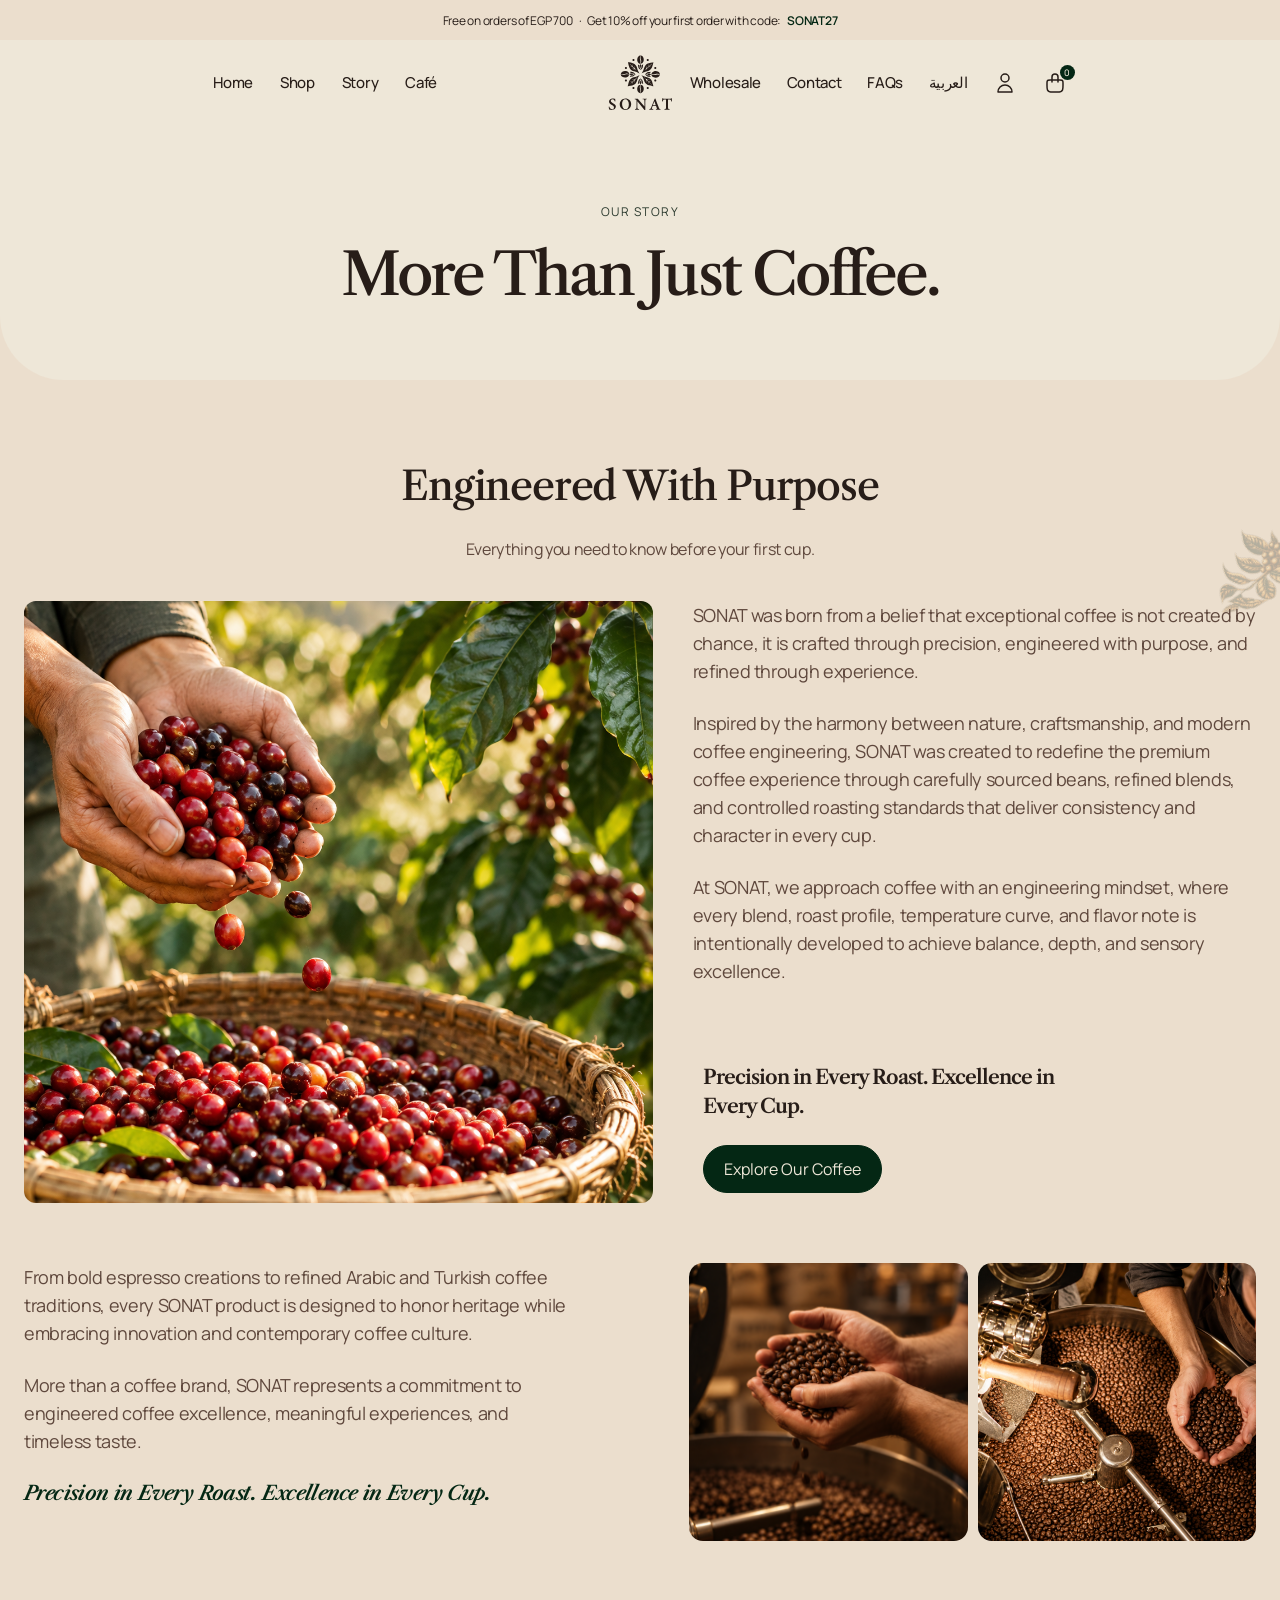
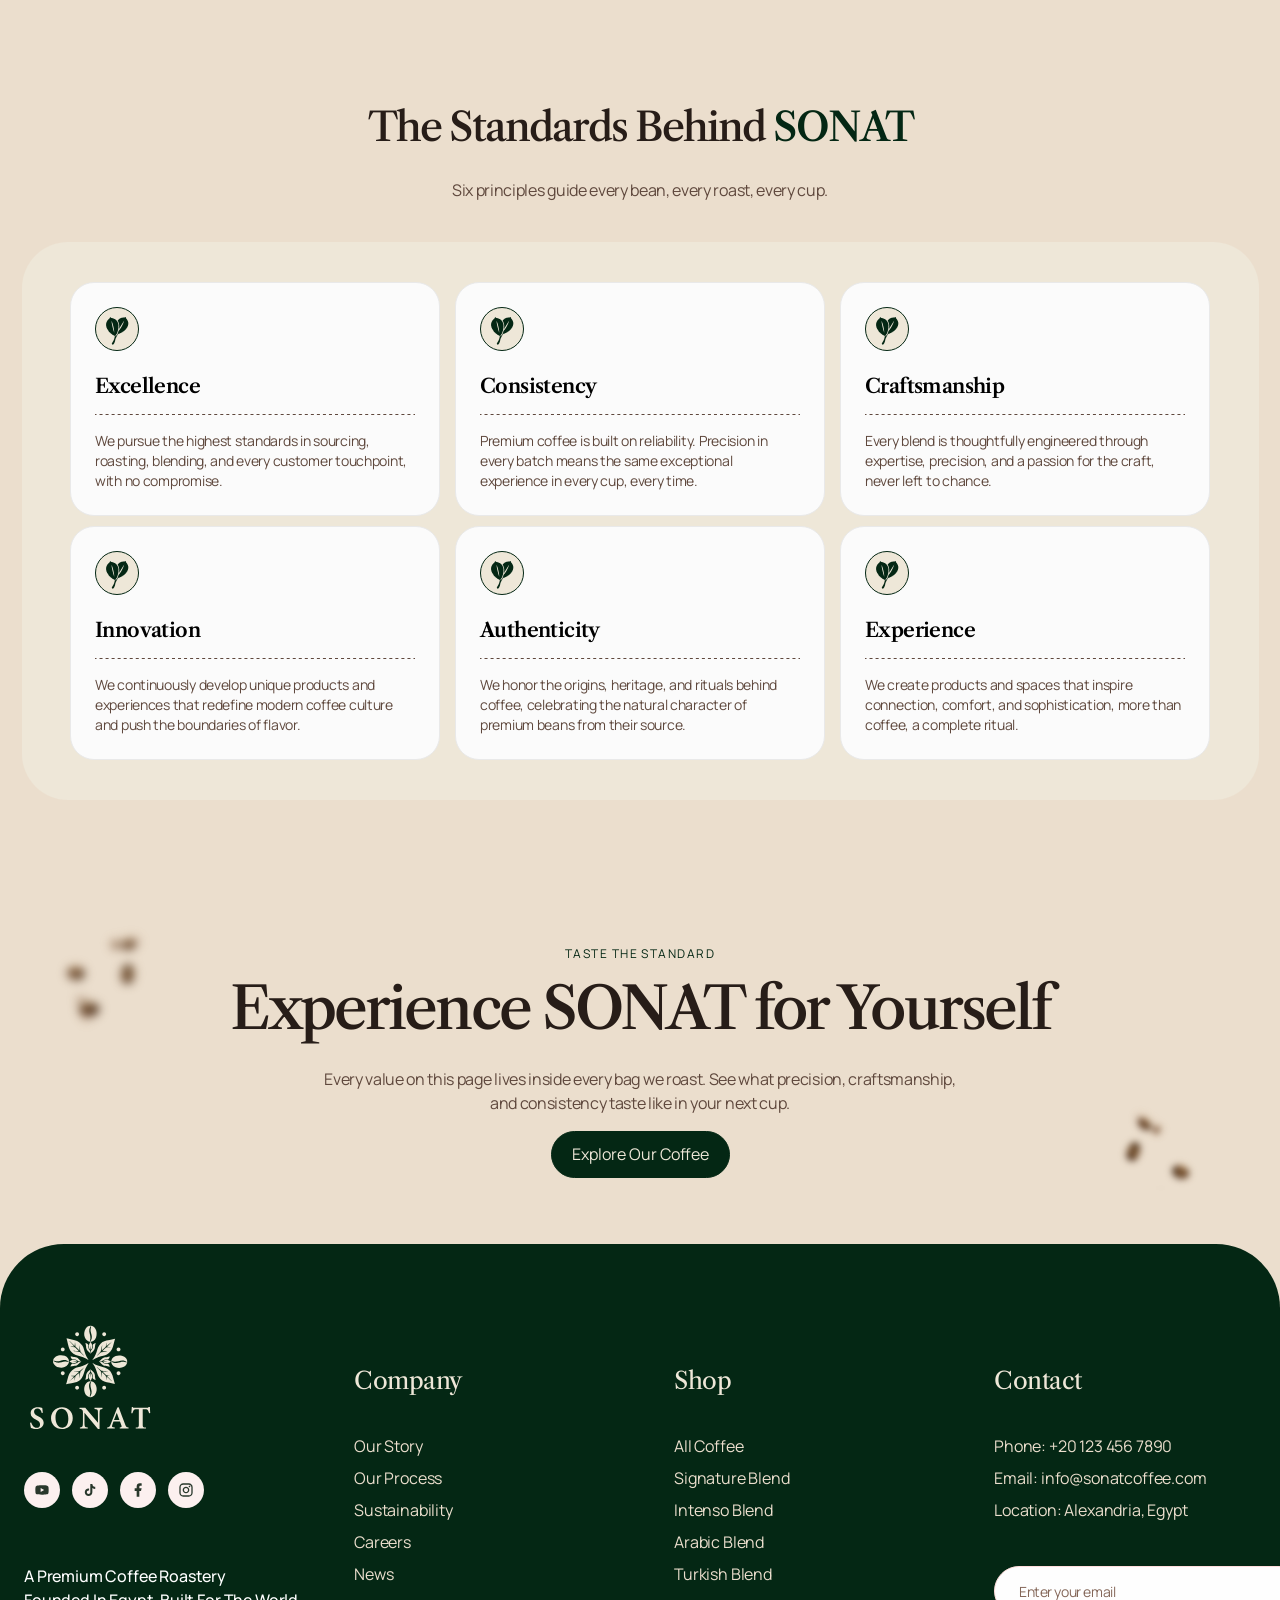
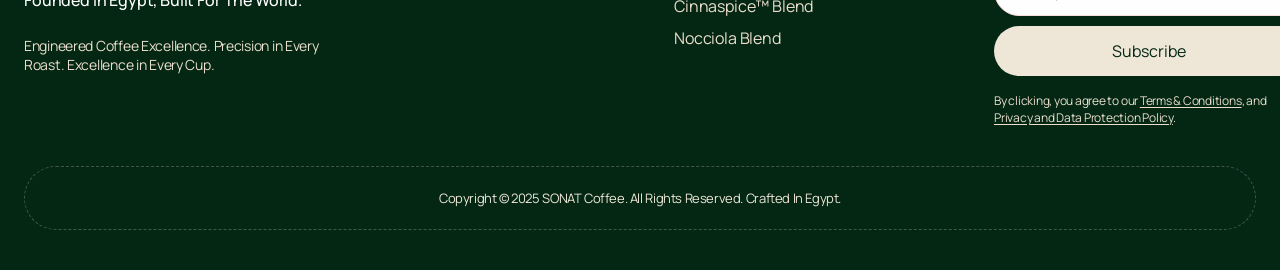
<file: story.html>
<!doctype html>
<html lang="en">
  <head>
    <meta charset="UTF-8" />
    <meta name="viewport" content="width=device-width, initial-scale=1.0" />
    <meta name="theme-color" content="#eee7d8" />
    <meta name="description" content="Discover the story behind SONAT Coffee, a premium coffee roastery founded in Egypt, built for the world." />
    <title>Our Story — SONAT Coffee</title>
    <link rel="preconnect" href="https://fonts.googleapis.com" />
    <link rel="preconnect" href="https://fonts.gstatic.com" crossorigin />
    <link href="https://fonts.googleapis.com/css2?family=Libre+Caslon+Text:ital@0;1&family=Manrope:wght@400;500;600;700&display=swap" rel="stylesheet" />
    <link rel="stylesheet" href="/styles.css" />
  </head>
  <body>
    <div class="announcement">Free on orders of EGP 700 <span>·</span> Get 10% off your first order with code: <strong>SONAT27</strong></div>
    <header class="site-header" id="top">
      <button class="menu-toggle" type="button" aria-label="Open navigation" aria-expanded="false"><span></span><span></span></button>
      <nav class="nav-group nav-left" aria-label="Main navigation">
        <a href="/index.html#top">Home</a><a href="/shop.html">Shop</a><a href="/story.html" aria-current="page">Story</a><a href="/cafe.html">Café</a>
        <a class="mobile-nav-utility" href="/wholesale.html">Wholesale</a><a class="mobile-nav-utility" href="/contact.html">Contact</a><a class="mobile-nav-utility" href="/faq.html">FAQs</a><a class="mobile-nav-utility" href="#" lang="ar" dir="rtl">العربية</a>
      </nav>
      <a href="/index.html#top" class="brand" aria-label="SONAT Coffee home"><img src="/assets/logo.svg" alt="SONAT Specialty Coffee" /></a>
      <nav class="nav-group nav-right" aria-label="Utility navigation">
        <a href="/wholesale.html">Wholesale</a><a href="/contact.html">Contact</a><a href="/faq.html">FAQs</a><a href="#" lang="ar" dir="rtl">العربية</a>
        <a class="icon-button" href="account.html" aria-label="Account"><img src="/assets/user.svg" alt="" /></a>
        <a class="icon-button cart-button" href="cart.html" aria-label="Shopping bag"><img src="/assets/bag.svg" alt="" /><span class="cart-count">0</span></a>
      </nav>
    </header>
    <main>
      <section class="story-intro" aria-labelledby="story-page-title">
        <div class="story-intro-content">
          <p>Our Story</p>
          <h1 id="story-page-title">More Than Just Coffee.</h1>
        </div>
      </section>
      <section class="story-origin" aria-labelledby="story-origin-title">
        <div class="story-origin-heading">
          <h2 id="story-origin-title">Engineered with purpose</h2>
          <p>Everything you need to know before your first cup.</p>
        </div>
        <div class="story-origin-primary">
          <img class="story-origin-harvest" src="/assets/story-harvest.png" alt="A coffee farmer gathering ripe cherries by hand" />
          <div class="story-origin-primary-copy">
            <div class="story-origin-prose">
              <p>SONAT was born from a belief that exceptional coffee is not created by chance, it is crafted through precision, engineered with purpose, and refined through experience.</p>
              <p>Inspired by the harmony between nature, craftsmanship, and modern coffee engineering, SONAT was created to redefine the premium coffee experience through carefully sourced beans, refined blends, and controlled roasting standards that deliver consistency and character in every cup.</p>
              <p>At SONAT, we approach coffee with an engineering mindset, where every blend, roast profile, temperature curve, and flavor note is intentionally developed to achieve balance, depth, and sensory excellence.</p>
            </div>
            <div class="story-origin-cta">
              <h3>Precision in Every Roast. Excellence in Every Cup.</h3>
              <a class="button button-dark" href="/index.html#shop">Explore our coffee</a>
            </div>
          </div>
        </div>
        <div class="story-origin-secondary">
          <div class="story-origin-secondary-copy">
            <p>From bold espresso creations to refined Arabic and Turkish coffee traditions, every SONAT product is designed to honor heritage while embracing innovation and contemporary coffee culture.</p>
            <p>More than a coffee brand, SONAT represents a commitment to engineered coffee excellence, meaningful experiences, and timeless taste.</p>
            <p class="story-origin-signoff">Precision in Every Roast. Excellence in Every Cup.</p>
          </div>
          <div class="story-origin-gallery" aria-label="Coffee roasting and quality inspection">
            <img src="/assets/story-roasted-beans.png" alt="Freshly roasted coffee beans held in a roaster's hands" />
            <img src="/assets/story-roaster.png" alt="A roaster inspecting beans in the roasting drum" />
          </div>
        </div>
        <div class="story-origin-decoration" aria-hidden="true">
          <img src="/assets/story-leaf-texture.png" alt="" />
        </div>
      </section>
      <section class="standards story-standards" id="story-standards" aria-labelledby="story-standards-title">
        <header class="standards-heading">
          <h2 id="story-standards-title">The Standards Behind <span>SONAT</span></h2>
          <p>Six principles guide every bean, every roast, every cup.</p>
        </header>
        <div class="standards-panel">
          <div class="standards-grid story-standards-grid">
            <article class="standard-card">
              <img class="standard-icon" src="/assets/standards-icon.svg" alt="" />
              <div class="standard-copy">
                <h3>Excellence</h3>
                <img class="standard-rule" src="/assets/standards-divider.svg" alt="" />
                <p>We pursue the highest standards in sourcing, roasting, blending, and every customer touchpoint, with no compromise.</p>
              </div>
            </article>
            <article class="standard-card">
              <img class="standard-icon" src="/assets/standards-icon.svg" alt="" />
              <div class="standard-copy">
                <h3>Consistency</h3>
                <img class="standard-rule" src="/assets/standards-divider.svg" alt="" />
                <p>Premium coffee is built on reliability. Precision in every batch means the same exceptional experience in every cup, every time.</p>
              </div>
            </article>
            <article class="standard-card">
              <img class="standard-icon" src="/assets/standards-icon.svg" alt="" />
              <div class="standard-copy">
                <h3>Craftsmanship</h3>
                <img class="standard-rule" src="/assets/standards-divider.svg" alt="" />
                <p>Every blend is thoughtfully engineered through expertise, precision, and a passion for the craft, never left to chance.</p>
              </div>
            </article>
            <article class="standard-card">
              <img class="standard-icon" src="/assets/standards-icon.svg" alt="" />
              <div class="standard-copy">
                <h3>Innovation</h3>
                <img class="standard-rule" src="/assets/standards-divider.svg" alt="" />
                <p>We continuously develop unique products and experiences that redefine modern coffee culture and push the boundaries of flavor.</p>
              </div>
            </article>
            <article class="standard-card">
              <img class="standard-icon" src="/assets/standards-icon.svg" alt="" />
              <div class="standard-copy">
                <h3>Authenticity</h3>
                <img class="standard-rule" src="/assets/standards-divider.svg" alt="" />
                <p>We honor the origins, heritage, and rituals behind coffee, celebrating the natural character of premium beans from their source.</p>
              </div>
            </article>
            <article class="standard-card">
              <img class="standard-icon" src="/assets/standards-icon.svg" alt="" />
              <div class="standard-copy">
                <h3>Experience</h3>
                <img class="standard-rule" src="/assets/standards-divider.svg" alt="" />
                <p>We create products and spaces that inspire connection, comfort, and sophistication, more than coffee, a complete ritual.</p>
              </div>
            </article>
          </div>
        </div>
      </section>
      <section class="story-cta" aria-labelledby="story-cta-title">
        <div class="story-cta-beans story-cta-beans-left" aria-hidden="true">
          <img src="/assets/story-cta-beans-left.png" alt="" />
        </div>
        <div class="story-cta-beans story-cta-beans-right" aria-hidden="true">
          <img src="/assets/story-cta-beans-right.png" alt="" />
        </div>
        <div class="story-cta-content">
          <header class="story-cta-heading">
            <p>Taste the Standard</p>
            <h2 id="story-cta-title">Experience SONAT for Yourself</h2>
          </header>
          <div class="story-cta-copy">
            <p>Every value on this page lives inside every bag we roast. See what precision, craftsmanship, and consistency taste like in your next cup.</p>
            <a class="button button-dark" href="/index.html#shop">Explore our coffee</a>
          </div>
        </div>
      </section>
    </main>
    <footer class="site-footer" id="contact" aria-label="SONAT Coffee footer">
      <div class="footer-main">
        <div class="footer-brand-column">
          <div class="footer-brand-top">
            <img class="footer-logo" src="/assets/footer-logo.svg" alt="SONAT Specialty Coffee" />
            <nav class="footer-socials" aria-label="Social media">
              <a href="/index.html#contact" aria-label="YouTube"><img src="/assets/instagram.svg" alt="" /></a>
              <a href="/index.html#contact" aria-label="TikTok"><img src="/assets/facebook.svg" alt="" /></a>
              <a href="/index.html#contact" aria-label="Facebook"><img src="/assets/tiktok.svg" alt="" /></a>
              <a href="/index.html#contact" aria-label="Instagram"><img src="/assets/youtube.svg" alt="" /></a>
            </nav>
          </div>
          <div class="footer-brand-copy">
            <p class="footer-tagline">A premium coffee roastery<br />founded in Egypt, built for the world.</p>
            <p class="footer-description">Engineered Coffee Excellence. Precision in Every Roast. Excellence in Every Cup.</p>
          </div>
        </div>
        <nav class="footer-link-column" aria-label="Company">
          <h2>Company</h2>
          <ul>
            <li><a href="/story.html">Our Story</a></li>
            <li><a href="/index.html#story">Our Process</a></li>
            <li><a href="/index.html#standards">Sustainability</a></li>
            <li><a href="/index.html#contact">Careers</a></li>
            <li><a href="/index.html#contact">News</a></li>
          </ul>
        </nav>
        <nav class="footer-link-column footer-shop-column" aria-label="Shop">
          <h2>Shop</h2>
          <ul>
            <li><a href="/shop.html#shop">All Coffee</a></li>
            <li><a href="/shop.html#signature">Signature Blend</a></li>
            <li><a href="/shop.html#intenso">Intenso Blend</a></li>
            <li><a href="/shop.html#arabic">Arabic Blend</a></li>
            <li><a href="/shop.html#turkish">Turkish Blend</a></li>
            <li><a href="/shop.html#cinnaspice">Cinnaspice™ Blend</a></li>
            <li><a href="/shop.html#nocciola">Nocciola Blend</a></li>
          </ul>
        </nav>
        <div class="footer-contact-column">
          <div class="footer-contact-info">
            <h2>Contact</h2>
            <address>
              <p>Phone: <a href="tel:+201234567890">+20 123 456 7890</a></p>
              <p>Email: <a href="mailto:info@sonatcoffee.com">info@sonatcoffee.com</a></p>
              <p>Location: Alexandria, Egypt</p>
            </address>
          </div>
          <form class="footer-newsletter">
            <label class="visually-hidden" for="footer-email">Enter your email</label>
            <input id="footer-email" name="email" type="email" placeholder="Enter your email" autocomplete="email" required />
            <button type="submit">Subscribe</button>
            <p class="footer-legal">By clicking, you agree to our <a href="/index.html#contact">Terms &amp; Conditions</a>, and <a href="/index.html#contact">Privacy and Data Protection Policy</a>.</p>
          </form>
        </div>
      </div>
      <div class="footer-copyright"><p>Copyright © 2025 SONAT Coffee. All Rights Reserved. Crafted in Egypt.</p></div>
    </footer>
    <div class="toast" role="status" aria-live="polite"></div>
    <script src="/main.js" type="module"></script>
  </body>
</html>
</file>
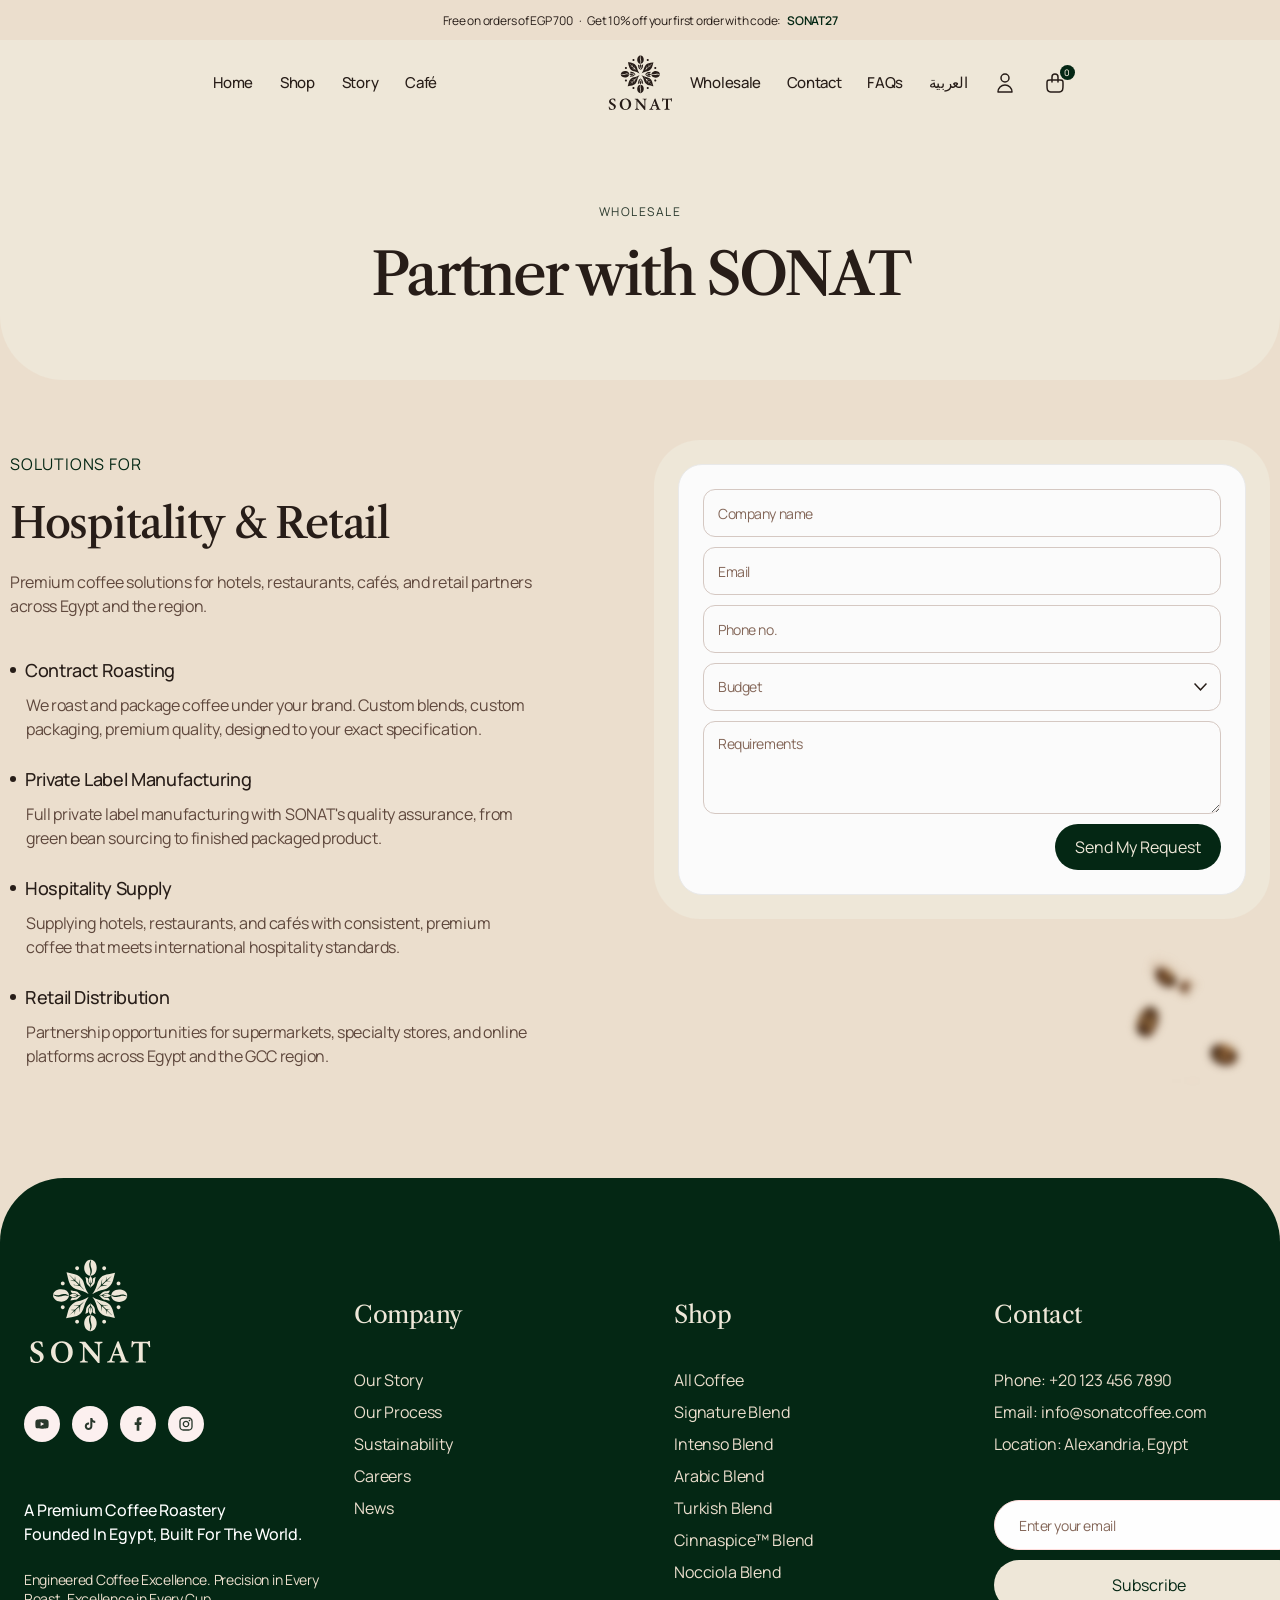
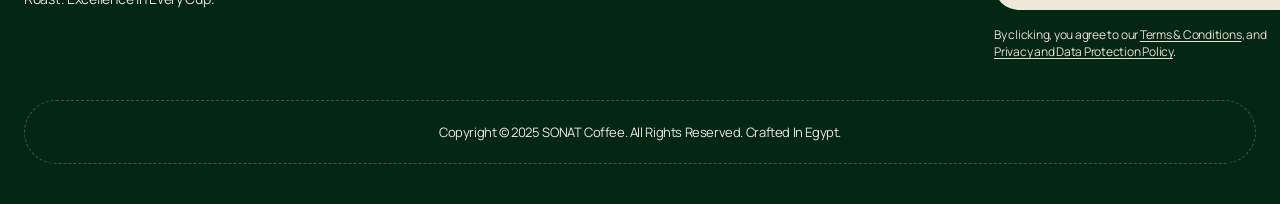
<file: wholesale.html>
<!doctype html>
<html lang="en">
  <head>
    <meta charset="UTF-8" />
    <meta name="viewport" content="width=device-width, initial-scale=1.0" />
    <meta name="theme-color" content="#eee7d8" />
    <meta name="description" content="Partner with SONAT Coffee for considered wholesale coffee and hospitality partnerships." />
    <title>Wholesale — SONAT Coffee</title>
    <link rel="preconnect" href="https://fonts.googleapis.com" />
    <link rel="preconnect" href="https://fonts.gstatic.com" crossorigin />
    <link href="https://fonts.googleapis.com/css2?family=Libre+Caslon+Text:ital@0;1&family=Manrope:wght@400;500;600;700&display=swap" rel="stylesheet" />
    <link rel="stylesheet" href="/styles.css?v=wholesale-solutions-2" />
  </head>
  <body>
    <div class="announcement">Free on orders of EGP 700 <span>·</span> Get 10% off your first order with code: <strong>SONAT27</strong></div>
    <header class="site-header" id="top">
      <button class="menu-toggle" type="button" aria-label="Open navigation" aria-expanded="false"><span></span><span></span></button>
      <nav class="nav-group nav-left" aria-label="Main navigation">
        <a href="/index.html#top">Home</a><a href="/shop.html">Shop</a><a href="/story.html">Story</a><a href="/cafe.html">Café</a>
        <a class="mobile-nav-utility" href="/wholesale.html" aria-current="page">Wholesale</a><a class="mobile-nav-utility" href="/contact.html">Contact</a><a class="mobile-nav-utility" href="/faq.html">FAQs</a><a class="mobile-nav-utility" href="#" lang="ar" dir="rtl">العربية</a>
      </nav>
      <a href="/index.html#top" class="brand" aria-label="SONAT Coffee home"><img src="/assets/logo.svg" alt="SONAT Specialty Coffee" /></a>
      <nav class="nav-group nav-right" aria-label="Utility navigation">
        <a href="/wholesale.html" aria-current="page">Wholesale</a><a href="/contact.html">Contact</a><a href="/faq.html">FAQs</a><a href="#" lang="ar" dir="rtl">العربية</a>
        <a class="icon-button" href="account.html" aria-label="Account"><img src="/assets/user.svg" alt="" /></a>
        <a class="icon-button cart-button" href="cart.html" aria-label="Shopping bag"><img src="/assets/bag.svg" alt="" /><span class="cart-count">0</span></a>
      </nav>
    </header>
    <main>
      <section class="story-intro wholesale-intro" aria-labelledby="wholesale-title">
        <div class="story-intro-content">
          <p>Wholesale</p>
          <h1 id="wholesale-title">Partner with SONAT</h1>
        </div>
      </section>
      <section class="wholesale-solutions" aria-labelledby="wholesale-solutions-title">
        <div class="wholesale-solutions-inner">
          <div class="wholesale-solutions-copy">
            <header class="wholesale-solutions-heading">
              <p class="wholesale-kicker">Solutions for</p>
              <h2 id="wholesale-solutions-title">Hospitality &amp; Retail</h2>
              <p class="wholesale-intro-copy">Premium coffee solutions for hotels, restaurants, cafés, and retail partners across Egypt and the region.</p>
            </header>
            <ul class="wholesale-services">
              <li>
                <h3><img class="wholesale-service-dot" src="/assets/wholesale-dot.svg" alt="" />Contract Roasting</h3>
                <p>We roast and package coffee under your brand. Custom blends, custom packaging, premium quality, designed to your exact specification.</p>
              </li>
              <li>
                <h3><img class="wholesale-service-dot" src="/assets/wholesale-dot.svg" alt="" />Private Label Manufacturing</h3>
                <p>Full private label manufacturing with SONAT's quality assurance, from green bean sourcing to finished packaged product.</p>
              </li>
              <li>
                <h3><img class="wholesale-service-dot" src="/assets/wholesale-dot.svg" alt="" />Hospitality Supply</h3>
                <p>Supplying hotels, restaurants, and cafés with consistent, premium coffee that meets international hospitality standards.</p>
              </li>
              <li>
                <h3><img class="wholesale-service-dot" src="/assets/wholesale-dot.svg" alt="" />Retail Distribution</h3>
                <p>Partnership opportunities for supermarkets, specialty stores, and online platforms across Egypt and the GCC region.</p>
              </li>
            </ul>
          </div>
          <div class="wholesale-form-frame">
            <form class="wholesale-form" aria-label="Wholesale partnership request">
              <label class="visually-hidden" for="wholesale-company">Company name</label>
              <input id="wholesale-company" name="company" type="text" placeholder="Company name" autocomplete="organization" required />
              <label class="visually-hidden" for="wholesale-email">Email</label>
              <input id="wholesale-email" name="email" type="email" placeholder="Email" autocomplete="email" required />
              <label class="visually-hidden" for="wholesale-phone">Phone no.</label>
              <input id="wholesale-phone" name="phone" type="tel" placeholder="Phone no." autocomplete="tel" required />
              <label class="visually-hidden" for="wholesale-budget">Budget</label>
              <div class="wholesale-select-wrap">
                <select id="wholesale-budget" name="budget" required>
                  <option value="" selected disabled>Budget</option>
                  <option value="under-10k">Under EGP 10,000 / month</option>
                  <option value="10k-50k">EGP 10,000–50,000 / month</option>
                  <option value="over-50k">Over EGP 50,000 / month</option>
                </select>
                <img src="/assets/wholesale-chevron.svg" alt="" />
              </div>
              <label class="visually-hidden" for="wholesale-requirements">Requirements</label>
              <textarea id="wholesale-requirements" name="requirements" placeholder="Requirements" required></textarea>
              <button class="wholesale-submit" type="submit">Send My Request</button>
            </form>
          </div>
        </div>
        <div class="wholesale-beans" aria-hidden="true"><img src="/assets/story-cta-beans-right.png" alt="" /></div>
      </section>
    </main>
    <footer class="site-footer" id="contact" aria-label="SONAT Coffee footer">
      <div class="footer-main">
        <div class="footer-brand-column">
          <div class="footer-brand-top">
            <img class="footer-logo" src="/assets/footer-logo.svg" alt="SONAT Specialty Coffee" />
            <nav class="footer-socials" aria-label="Social media">
              <a href="/index.html#contact" aria-label="YouTube"><img src="/assets/instagram.svg" alt="" /></a>
              <a href="/index.html#contact" aria-label="TikTok"><img src="/assets/facebook.svg" alt="" /></a>
              <a href="/index.html#contact" aria-label="Facebook"><img src="/assets/tiktok.svg" alt="" /></a>
              <a href="/index.html#contact" aria-label="Instagram"><img src="/assets/youtube.svg" alt="" /></a>
            </nav>
          </div>
          <div class="footer-brand-copy">
            <p class="footer-tagline">A premium coffee roastery<br />founded in Egypt, built for the world.</p>
            <p class="footer-description">Engineered Coffee Excellence. Precision in Every Roast. Excellence in Every Cup.</p>
          </div>
        </div>
        <nav class="footer-link-column" aria-label="Company">
          <h2>Company</h2>
          <ul>
            <li><a href="/story.html">Our Story</a></li>
            <li><a href="/index.html#story">Our Process</a></li>
            <li><a href="/index.html#standards">Sustainability</a></li>
            <li><a href="/index.html#contact">Careers</a></li>
            <li><a href="/index.html#contact">News</a></li>
          </ul>
        </nav>
        <nav class="footer-link-column footer-shop-column" aria-label="Shop">
          <h2>Shop</h2>
          <ul>
            <li><a href="/shop.html#shop">All Coffee</a></li>
            <li><a href="/shop.html#signature">Signature Blend</a></li>
            <li><a href="/shop.html#intenso">Intenso Blend</a></li>
            <li><a href="/shop.html#arabic">Arabic Blend</a></li>
            <li><a href="/shop.html#turkish">Turkish Blend</a></li>
            <li><a href="/shop.html#cinnaspice">Cinnaspice™ Blend</a></li>
            <li><a href="/shop.html#nocciola">Nocciola Blend</a></li>
          </ul>
        </nav>
        <div class="footer-contact-column">
          <div class="footer-contact-info">
            <h2>Contact</h2>
            <address>
              <p>Phone: <a href="tel:+201234567890">+20 123 456 7890</a></p>
              <p>Email: <a href="mailto:info@sonatcoffee.com">info@sonatcoffee.com</a></p>
              <p>Location: Alexandria, Egypt</p>
            </address>
          </div>
          <form class="footer-newsletter">
            <label class="visually-hidden" for="footer-email">Enter your email</label>
            <input id="footer-email" name="email" type="email" placeholder="Enter your email" autocomplete="email" required />
            <button type="submit">Subscribe</button>
            <p class="footer-legal">By clicking, you agree to our <a href="/index.html#contact">Terms &amp; Conditions</a>, and <a href="/index.html#contact">Privacy and Data Protection Policy</a>.</p>
          </form>
        </div>
      </div>
      <div class="footer-copyright"><p>Copyright © 2025 SONAT Coffee. All Rights Reserved. Crafted in Egypt.</p></div>
    </footer>
    <div class="toast" role="status" aria-live="polite"></div>
    <script src="/main.js" type="module"></script>
  </body>
</html>
</file>
<file: styles.css>
:root {
  --page: #eee7d8;
  --marquee: #ebdecd;
  --cream: #eee7d8;
  --dark: #271d18;
  --green: #042714;
  --brown: #5f483d;
  --muted: #846759;
  --line: #d5c8c2;
  --hero-radius: 64px;
  --serif: "Libre Caslon Text", Georgia, serif;
  --sans: "Manrope", "Helvetica Neue", Arial, sans-serif;
  color: var(--dark);
  background: var(--marquee);
  font-family: var(--sans);
  font-synthesis: none;
  text-rendering: optimizeLegibility;
}
* { box-sizing: border-box; }
html { scroll-behavior: smooth; }
body { min-width: 320px; margin: 0; background: var(--marquee); }
button { font: inherit; }
a { color: inherit; text-decoration: none; }
img { max-width: 100%; }
.announcement { min-height: 40px; display: flex; justify-content: center; align-items: center; gap: 6px; padding: 7px 16px; color: var(--dark); background: var(--marquee); font-size: 12px; letter-spacing: -.02em; text-align: center; }
.announcement strong { color: var(--green); font-weight: 600; }
.site-header { height: 85px; max-width: 1920px; margin: 0 auto; padding: 0 clamp(24px, 16.67vw, 320px); display: flex; align-items: center; justify-content: space-between; gap: 28px; background: var(--page); position: relative; z-index: 5; }
.nav-group { display: flex; align-items: center; gap: clamp(18px, 2.1vw, 40px); white-space: nowrap; color: var(--dark); font-size: 15px; font-weight: 500; letter-spacing: -.02em; }
.nav-group a { transition: opacity .2s ease; }
.nav-group a:hover { opacity: .6; }
.mobile-nav-utility { display: none; }
.brand { width: 69px; height: 57px; flex: 0 0 auto; display: grid; place-items: center; position: absolute; left: 50%; top: 50%; transform: translate(-50%, -50%); }
.brand img { width: 69px; max-height: 57px; object-fit: contain; }
.nav-right { justify-content: flex-end; gap: clamp(15px, 2vw, 38px); }
.icon-button { display: block; border: 0; padding: 0; background: transparent; width: 24px; height: 24px; position: relative; cursor: pointer; }
.icon-button img { width: 100%; height: 100%; object-fit: contain; }
.cart-count { position: absolute; min-width: 15px; height: 15px; padding: 0 3px; top: -6px; right: -8px; border-radius: 20px; background: var(--green); color: var(--cream); font-size: 9px; display: grid; place-items: center; }
.menu-toggle { display: none; }
.hero { min-height: 1995px; padding: 80px 24px 0; overflow: hidden; position: relative; z-index: 1; background: var(--page); border-radius: 0 0 var(--hero-radius) var(--hero-radius); }
.hero-heading { text-align: center; width: min(980px, 100%); margin: 0 auto; position: relative; z-index: 2; }
.eyebrow { text-transform: uppercase; color: #29382c; letter-spacing: .12em; font-size: 12px; font-weight: 400; margin: 0 0 24px; }
h1 { font: 500 clamp(44px, 4.6vw, 88px)/1.07 var(--serif); letter-spacing: -.05em; margin: 0 auto 30px; }
h1 em { color: var(--green); font-weight: 500; }
.hero-copy { color: var(--brown); font-size: 18px; line-height: 28px; letter-spacing: -.02em; max-width: 776px; margin: 0 auto 28px; }
.hero-actions { display: flex; justify-content: center; gap: 12px; }
.button { border-radius: 999px; min-height: 47px; padding: 0 20px; display: inline-flex; justify-content: center; align-items: center; font-size: 16px; font-weight: 400; text-transform: capitalize; border: 1px solid var(--green); transition: transform .2s ease, background .2s ease, color .2s ease; cursor: pointer; }
.button:hover { transform: translateY(-2px); }
.button-dark { background: var(--green); color: var(--cream); }
.button-outline { color: var(--green); background: transparent; min-width: 164px; }
.button-outline:hover { background: var(--green); color: var(--cream); }
.hero-art { width: min(1280px, calc(100vw - 60px)); height: 1410px; margin: 80px auto 0; position: relative; }
.roast-scene { position: absolute; z-index: 0; left: 0; top: 0; width: 100%; height: 540px; border: 1px solid var(--line); border-radius: 36px; overflow: hidden; background: #28231e; }
.roast-scene img { width: 100%; height: 100%; display: block; object-fit: cover; object-position: center 51%; }
.hero-beans { position: absolute; z-index: 2; width: 475px; height: 475px; object-fit: contain; top: 330px; pointer-events: none; }
.beans-left { left: -285px; transform: rotate(180deg) scaleY(-1); }
.beans-right { right: -285px; }
.hero-package { position: absolute; z-index: 3; width: 545px; height: 818px; object-fit: contain; left: 50%; top: 592px; transform: translateX(-50%); }
.package-shadow { position: absolute; z-index: 1; top: 1341px; left: 50%; width: 487px; height: 48px; transform: translateX(-50%); border-radius: 50%; background: #39291b30; filter: blur(16px); }
.hero-note { position: absolute; z-index: 4; width: 420px; min-height: 154px; }
.hero-note h2 { font: 600 20px/1.2 var(--serif); letter-spacing: -.03em; margin: 19px 0 27px; color: #111; white-space: nowrap; text-align: left; }
.hero-note p { color: var(--brown); font-size: 14px; line-height: 20px; letter-spacing: -.02em; margin: 0; max-width: 267px; }
.note-icon { display: grid; place-items: center; width: 44px; height: 44px; border-radius: 50%; border: 1px solid #73806e; background: var(--page); position: relative; z-index: 2; }
.note-icon img { width: 22px; height: 24px; object-fit: contain; }
.hero-note i { position: absolute; top: 99px; width: 420px; border-top: 1px dotted #ab9b8b; z-index: -1; }
.hero-note i:after { content: ""; position: absolute; width: 13px; height: 13px; border-radius: 50%; background: white; top: -7px; }
.note-organic { top: 847px; left: 64px; }
.note-organic, .note-calm { width: 267px; }
.note-organic i, .note-calm i { left: 0; }
.note-organic i:after, .note-calm i:after { right: -5px; }
.note-calm { top: 1074px; left: 64px; }
.note-fresh { top: 847px; right: 54px; text-align: left; }
.note-fresh .note-icon, .note-fresh h2, .note-fresh p { margin-left: 194px; }
.note-fresh p { max-width: 226px; }
.note-fresh i, .note-delivery i { right: 0; }
.note-fresh i:after, .note-delivery i:after { left: -5px; }
.note-delivery { top: 1074px; right: 54px; }
.note-delivery .note-icon, .note-delivery h2, .note-delivery p { margin-left: 188px; }
.note-delivery p { max-width: 225px; }
.products { position: relative; z-index: 0; margin-top: calc(var(--hero-radius) * -1); padding: calc(100px + var(--hero-radius)) 24px 100px; background: var(--marquee); }
.products-heading { width: min(776px, 100%); margin: 0 auto; text-align: center; display: flex; flex-direction: column; align-items: center; gap: 24px; }
.products-heading h2 { margin: 0; font: 500 clamp(40px, 2.92vw, 56px)/1.2 var(--serif); letter-spacing: -.05em; text-transform: capitalize; }
.products-heading > p { width: min(604px, 100%); margin: 0; color: var(--brown); font-size: 16px; line-height: 24px; letter-spacing: -.02em; }
.products-content { width: min(1280px, 100%); margin: 200px auto 0; }
.product-grid { display: grid; grid-template-columns: repeat(3, minmax(0, 1fr)); column-gap: 40px; row-gap: 180px; }
.product-card { min-width: 0; min-height: 620px; position: relative; display: flex; flex-direction: column; align-items: center; padding: 245px 40px 40px; border: 1px solid var(--line); border-radius: 24px; background: var(--page); text-align: center; }
.product-image { position: absolute; z-index: 1; width: 232px; height: 348px; left: calc(50% - 10px); top: -137px; transform: translateX(-50%); overflow: hidden; pointer-events: none; }
.product-image img { position: absolute; max-width: none; object-fit: contain; }
.product-image--signature img { width: 110.94%; height: 95.69%; left: -5.49%; top: -.05%; }
.product-image--intenso img { width: 119.93%; height: 103.45%; left: -1.93%; top: -3.45%; }
.product-image--cinnaspice img { width: 119.46%; height: 103.04%; left: -1.92%; top: -3.16%; }
.product-image--turkish img { width: 115.93%; height: 100%; left: -7.97%; top: -.08%; }
.product-image--nocciola img { width: 122.07%; height: 105.29%; left: -11.03%; top: -5.17%; }
.product-image--arabic img { width: 121.6%; height: 104.89%; left: -2.88%; top: -4.89%; }
.product-details { width: 100%; flex: 1; display: flex; flex-direction: column; align-items: center; gap: 16px; }
.product-title { width: 100%; display: flex; flex-direction: column; align-items: center; gap: 12px; }
.product-title h3 { margin: 0; color: var(--dark); font: 500 36px/1 var(--serif); letter-spacing: -.05em; }
.product-title p { margin: 0; color: var(--muted); font-size: 14px; line-height: 1.35; letter-spacing: -.02em; }
.product-rule { width: 209px; height: 1px; max-width: 100%; display: block; }
.product-description { width: min(293px, 100%); margin: 0; color: var(--muted); font-size: 14px; line-height: 20px; letter-spacing: -.02em; }
.product-tags { margin: 0; padding: 0; list-style: none; display: flex; flex-wrap: wrap; justify-content: center; gap: 6px; }
.product-tags li { padding: 6px 10px; border: 1px solid var(--line); border-radius: 8px; background: var(--marquee); color: var(--brown); font-size: 12px; line-height: 24px; letter-spacing: -.02em; white-space: nowrap; }
.product-cta { flex: 0 0 auto; margin-top: 40px; min-height: 48px; padding: 0 24px; display: inline-flex; align-items: center; justify-content: center; border-radius: 999px; background: var(--green); color: var(--cream); font-size: 16px; line-height: 1; text-transform: capitalize; transition: transform .2s ease, background .2s ease; }
.product-cta:hover { transform: translateY(-2px); background: #0b3c22; }
.benefits { min-height: 88px; margin-top: 40px; padding: 24px 40px; border: 1px solid var(--line); border-radius: 12px; display: flex; align-items: center; justify-content: space-between; gap: 20px; }
.benefit-item { min-width: 0; flex: 1; display: flex; align-items: center; justify-content: center; gap: 20px; }
.benefit-item p { width: 133px; margin: 0; color: var(--muted); font-size: 14px; line-height: 20px; letter-spacing: -.02em; }
.benefit-icon { display: block; object-fit: contain; flex: 0 0 auto; }
.benefit-divider { width: 1px; height: 40px; flex: 0 0 auto; display: flex; align-items: center; justify-content: center; }
.benefit-divider img { display: block; width: 40px; height: 1px; transform: rotate(90deg); }
.shop-collection { position: relative; z-index: 1; padding: 75px 24px 80px; border-radius: 0 0 var(--hero-radius) var(--hero-radius); overflow: hidden; background: var(--page); }
.shop-collection-heading { width: min(1280px, 100%); margin: 0 auto; text-align: center; display: flex; flex-direction: column; align-items: center; gap: 24px; }
.shop-collection-heading .eyebrow { margin: 0; }
.shop-collection-heading h1 { margin: 0; max-width: 100%; font-size: clamp(48px, 4.584vw, 88px); line-height: 1.07; letter-spacing: -.05em; white-space: nowrap; }
.shop-collection-content { width: min(1280px, 100%); margin: 200px auto 0; }
.shop-collection .product-grid { column-gap: 40px; row-gap: 180px; }
.shop-collection .product-card { min-height: 620px; }
.shop-collection .product-title h2 { margin: 0; color: var(--dark); font: 500 36px/1 var(--serif); letter-spacing: -.05em; }
.shop-collection .shop-benefits { margin-top: 40px; background: var(--marquee); }
.shop-faq { gap: 40px; padding: 80px 24px; background: var(--marquee); }
.shop-faq-heading { gap: 24px; }
.shop-faq-heading h2 { font-size: clamp(40px, 3.89vw, 56px); line-height: 1.32; }
.shop-faq .faq-list { width: min(1237px, 100%); }
.shop-faq .faq-item { padding: 40px 60px; }
.shop-faq .faq-item.is-open { border-radius: 46px; }
.shop-faq .faq-question { min-height: 34px; align-items: flex-start; }
.shop-faq .faq-question > span:first-child { font-size: 22px; line-height: 1.3; }
.shop-faq .faq-answer { padding-top: 24px; }
.shop-faq .faq-answer p { font-size: 16px; line-height: 24px; }
.shop-faq-chevron { display: block; flex: 0 0 25px; }
.shop-faq .faq-question[aria-expanded="true"] .shop-faq-chevron { transform: scaleY(-1); }
.shop-faq-contact { padding: 10px; gap: 16px; }
.shop-faq-contact p { font-size: 16px; }
.shop-faq-contact .faq-contact-button { width: 164px; min-height: 47px; font-size: 16px; }
.craft-story { position: relative; z-index: 1; padding: 80px clamp(24px, 16.667vw, 320px); border-radius: 64px; overflow: hidden; background: var(--page); }
.craft-story-heading { width: min(776px, 100%); margin: 0 auto; text-align: center; display: flex; flex-direction: column; align-items: center; gap: 24px; }
.craft-story-heading h2 { margin: 0; font: 500 clamp(40px, 2.92vw, 56px)/1.286 var(--serif); letter-spacing: -.05em; }
.craft-story-heading p { margin: 0; color: var(--brown); font-size: 16px; line-height: 24px; letter-spacing: -.02em; }
.craft-story-content { width: min(1280px, 100%); margin: 60px auto 0; display: flex; align-items: flex-start; justify-content: space-between; gap: 48px; }
.craft-story-copy { width: min(552px, 49%); min-height: 600px; display: flex; flex-direction: column; justify-content: space-between; }
.craft-story-prose { color: var(--brown); font-size: 18px; line-height: 28px; letter-spacing: -.02em; }
.craft-story-prose p { margin: 0 0 24px; }
.craft-story-prose p:last-child { margin-bottom: 0; }
.craft-story-callout { display: flex; align-items: center; gap: 12px; }
.craft-story-callout > img { width: 165px; height: 198px; flex: 0 0 auto; object-fit: cover; border-radius: 12px; }
.craft-story-cta-copy { min-height: 198px; padding: 10px; display: flex; flex-direction: column; justify-content: center; align-items: flex-start; gap: 24px; }
.craft-story-cta-copy h3 { max-width: 294px; margin: 0; color: var(--dark); font: 600 20px/29px var(--serif); letter-spacing: -.05em; }
.craft-story-cta-copy .button { min-height: 48px; font-size: 16px; }
.craft-story-image { width: min(565px, 49%); height: 600px; flex: 0 0 auto; display: block; object-fit: cover; border-radius: 12px; }
.standards { display: flex; flex-direction: column; align-items: center; justify-content: center; gap: 40px; padding: 80px 10px; background: var(--marquee); }
.standards-heading { width: min(776px, 100%); display: flex; flex-direction: column; align-items: center; gap: 24px; text-align: center; }
.standards-heading h2 { margin: 0; color: var(--dark); font: 500 clamp(40px, 2.92vw, 56px)/1.32 var(--serif); letter-spacing: -.05em; text-transform: capitalize; }
.standards-heading h2 span { color: var(--green); }
.standards-heading p { margin: 0; color: var(--brown); font-size: 16px; line-height: 24px; letter-spacing: -.02em; }
.standards-panel { width: min(1237px, 100%); padding: 40px 48px; border-radius: 46px; background: var(--page); }
.standards-grid { width: min(1140px, 100%); margin: 0 auto; display: grid; grid-template-columns: repeat(3, minmax(0, 1fr)); column-gap: 15px; row-gap: 10px; align-items: center; }
.standard-card { min-width: 0; padding: 24px; display: flex; flex-direction: column; align-items: flex-start; gap: 23px; border: 1px solid #e9e9e9; border-radius: 24px; background: #fbfbfb; }
.standard-icon { display: block; width: 44px; height: 44px; flex: 0 0 auto; }
.standard-copy { width: 100%; display: flex; flex-direction: column; align-items: flex-start; gap: 16px; }
.standard-copy h3 { width: 100%; margin: 0; color: #000; font: 600 20px/1.2 var(--serif); letter-spacing: -.03em; text-transform: capitalize; }
.standard-rule { display: block; width: 320px; height: 1px; max-width: 100%; }
.standard-copy p { width: 100%; margin: 0; color: var(--brown); font-size: 14px; line-height: 20px; letter-spacing: -.02em; }
.standards-closing { width: min(776px, 100%); display: flex; flex-direction: column; align-items: center; gap: 24px; text-align: center; }
.standards-closing p { margin: 0; color: var(--brown); font-size: 16px; line-height: 24px; letter-spacing: -.02em; }
.standards-cta { min-height: 52px; padding: 0 20px; display: inline-flex; align-items: center; justify-content: center; border-radius: 999px; background: var(--green); color: var(--cream); font-size: 16px; line-height: 1; text-transform: capitalize; transition: transform .2s ease, background .2s ease; }
.standards-cta:hover { transform: translateY(-2px); background: #0b3c22; }
.cafe { position: relative; isolation: isolate; overflow: hidden; padding: 60px 24px; border-radius: 64px; background: var(--page); }
.cafe-art { position: absolute; z-index: -1; top: 39px; width: min(816px, 55vw); aspect-ratio: 816 / 848; opacity: .2; mix-blend-mode: screen; pointer-events: none; }
.cafe-art-left { left: 0; transform: scaleX(-1); }
.cafe-art-right { right: 0; }
.cafe-art-layer { position: absolute; overflow: hidden; }
.cafe-art-layer img { display: block; width: 100%; height: 100%; object-fit: fill; }
.cafe-art-line { top: 23.38%; left: 51.54%; width: 29.78%; height: 7.85%; mask-image: url("/assets/cafe-bg-mask-1a.svg"), url("/assets/cafe-bg-mask-1b.svg"); mask-position: 0 .62%, 0 0; mask-size: 100% 99.38%, 100% 100%; mask-repeat: no-repeat; }
.cafe-art-ridge { top: 0; left: 68.7%; width: 31.25%; height: 23.43%; mask-image: url("/assets/cafe-bg-mask-2a.svg"), url("/assets/cafe-bg-mask-2b.svg"); mask-position: 0 .06%, 0 0; mask-size: 100% 99.83%, 100% 100%; mask-repeat: no-repeat; }
.cafe-art-mountain { top: 21.81%; left: 18.7%; width: 81.3%; height: 78.19%; mask-image: url("/assets/cafe-bg-mask-3a.svg"), url("/assets/cafe-bg-mask-3b.svg"); mask-position: 0 .05%, 0 0; mask-size: 100% 99.95%, 100% 100%; mask-repeat: no-repeat; }
.cafe-art-trees { top: 7.73%; left: 93.74%; width: 6.25%; height: 21.94%; mask-image: url("/assets/cafe-bg-mask-4a.svg"), url("/assets/cafe-bg-mask-4b.svg"); mask-position: .82% 0, 0 0; mask-size: 99.18% 100%, 100% 100%; mask-repeat: no-repeat; }
.cafe-content { position: relative; z-index: 1; width: min(1280px, 100%); margin: 0 auto; display: flex; flex-direction: column; align-items: center; gap: 40px; }
.cafe-heading { width: 100%; display: flex; flex-direction: column; align-items: center; gap: 8px; text-align: center; }
.cafe-heading > p { margin: 0; color: var(--green); font-size: 16px; line-height: 24px; letter-spacing: .05em; text-transform: uppercase; }
.cafe-heading h2 { margin: 0; color: var(--dark); font: 500 clamp(40px, 2.92vw, 56px)/1.32 var(--serif); letter-spacing: -.05em; text-transform: capitalize; }
.cafe-heading h2 span { color: var(--green); }
.cafe-hero { width: 100%; height: clamp(240px, 32.8125vw, 420px); position: relative; overflow: hidden; border: 1px solid var(--line); border-radius: 36px; background: #312a22; }
.cafe-hero > img { display: block; width: 100%; height: 100%; object-fit: cover; object-position: center 51%; }
.cafe-status { position: absolute; left: 24px; bottom: 24px; min-height: 44px; padding: 10px 20px; display: inline-flex; align-items: center; justify-content: center; border-radius: 999px; background: var(--green); color: var(--cream); font-size: 14px; line-height: 24px; letter-spacing: -.02em; }
.cafe-details { width: 100%; display: flex; flex-direction: column; align-items: center; gap: 24px; }
.cafe-description { width: min(882px, 100%); margin: 0; color: var(--brown); font-size: 18px; line-height: 28px; letter-spacing: -.02em; text-align: center; }
.cafe-register { width: min(365px, 100%); padding: 0 10px; display: flex; flex-direction: column; align-items: center; gap: 12px; text-align: center; }
.cafe-register h3 { margin: 0; color: var(--dark); font: 600 20px/29px var(--serif); letter-spacing: -.05em; }
.cafe-register-button { min-height: 52px; padding: 0 24px; border: 0; border-radius: 999px; background: var(--green); color: var(--cream); font: 400 16px/1 var(--sans); text-transform: capitalize; cursor: pointer; transition: transform .2s ease, background .2s ease; }
.cafe-register-button:hover { transform: translateY(-2px); background: #0b3c22; }
.faq { display: flex; flex-direction: column; align-items: center; gap: 40px; padding: 80px 24px; background: var(--marquee); }
.faq-heading { width: min(776px, 100%); display: flex; flex-direction: column; align-items: center; gap: 12px; text-align: center; }
.faq-heading h2 { margin: 0; color: var(--dark); font: 500 clamp(40px, 3.89vw, 56px)/1.2 var(--serif); letter-spacing: -.05em; text-transform: capitalize; }
.faq-heading p { margin: 0; color: var(--brown); font-size: 16px; line-height: 24px; letter-spacing: -.02em; }
.faq-list { width: min(1237px, 100%); display: flex; flex-direction: column; align-items: center; gap: 16px; }
.faq-item { width: 100%; padding: 18px 44px; border: 1px solid var(--line); border-radius: 999px; background: var(--page); }
.faq-item.is-open { border-radius: 36px; }
.faq-item h3 { margin: 0; font: inherit; }
.faq-question { width: 100%; min-height: 34px; padding: 0; display: flex; align-items: center; justify-content: space-between; gap: 20px; border: 0; background: none; color: var(--dark); text-align: left; cursor: pointer; }
.faq-question > span:first-child { font: 500 22px/1.3 var(--serif); letter-spacing: -.03em; text-transform: capitalize; }
.faq-chevron { width: 12px; height: 12px; flex: 0 0 auto; border-right: 1.7px solid var(--dark); border-bottom: 1.7px solid var(--dark); transform: translateY(-3px) rotate(45deg); transition: transform .2s ease; }
.faq-question[aria-expanded="true"] .faq-chevron { transform: translateY(3px) rotate(225deg); }
.faq-answer { padding-top: 10px; }
.faq-answer p { margin: 0; color: var(--muted); font-size: 14px; line-height: 1.55; letter-spacing: -.02em; }
.faq-contact { padding: 4px 10px; display: flex; align-items: center; justify-content: center; gap: 14px; }
.faq-contact p { margin: 0; color: var(--brown); font-size: 14px; line-height: 24px; letter-spacing: -.02em; }
.faq-contact-button { min-width: 124px; min-height: 38px; padding: 0 18px; display: inline-flex; align-items: center; justify-content: center; border: 1px solid var(--green); border-radius: 999px; color: var(--green); font-size: 13px; line-height: 1; text-transform: capitalize; transition: background .2s ease, color .2s ease; }
.faq-contact-button:hover { background: var(--green); color: var(--cream); }
.site-footer { padding: 80px 24px 40px; border-radius: 64px 64px 0 0; background: var(--green); color: #fff; }
.footer-main { width: min(1280px, 100%); margin: 0 auto; display: grid; grid-template-columns: 310px 300px 300px 310px; justify-content: space-between; gap: 20px; }
.footer-brand-column { min-width: 0; display: flex; flex-direction: column; gap: 56px; }
.footer-brand-top { display: flex; flex-direction: column; align-items: flex-start; gap: 40px; }
.footer-logo { display: block; }
.footer-socials { display: flex; align-items: center; gap: 12px; }
.footer-socials a { display: block; border-radius: 50%; line-height: 0; transition: transform .2s ease; }
.footer-socials a:hover { transform: translateY(-2px); }
.footer-socials img { display: block; }
.footer-brand-copy { display: flex; flex-direction: column; gap: 24px; }
.footer-tagline { margin: 0; color: #fff; font-size: 16px; font-weight: 500; line-height: 24px; letter-spacing: -.01em; text-transform: capitalize; }
.footer-description { margin: 0; color: var(--marquee); font-size: 14px; line-height: 19px; letter-spacing: -.02em; }
.footer-link-column, .footer-contact-column { min-width: 0; padding-top: 40px; }
.footer-link-column h2, .footer-contact-column h2 { margin: 0; color: var(--cream); font: 400 24px/34px var(--serif); letter-spacing: -.02em; text-transform: capitalize; }
.footer-link-column ul { margin: 32px 0 0; padding: 0; list-style: none; color: var(--marquee); font-size: 16px; line-height: 32px; letter-spacing: -.01em; text-transform: capitalize; }
.footer-link-column a, .footer-contact-column a { transition: color .2s ease, opacity .2s ease; }
.footer-link-column a:hover, .footer-contact-column a:hover { color: #fff; opacity: .78; }
.footer-contact-column { display: flex; flex-direction: column; gap: 40px; }
.footer-contact-info address { margin-top: 32px; color: var(--marquee); font-size: 16px; font-style: normal; line-height: 32px; letter-spacing: -.01em; }
.footer-contact-info address p { margin: 0; }
.footer-newsletter { min-width: 0; display: flex; flex-direction: column; align-items: stretch; gap: 10px; }
.footer-newsletter input { width: 100%; height: 50px; padding: 0 24px; border: 1px solid #ffdddc; border-radius: 999px; outline: none; background: #fefefe; color: var(--dark); font: 400 14px/1 var(--sans); letter-spacing: -.03em; }
.footer-newsletter input::placeholder { color: var(--muted); opacity: 1; }
.footer-newsletter input:focus-visible { box-shadow: 0 0 0 3px #eee7d877; }
.footer-newsletter button { width: 100%; min-height: 50px; padding: 0 20px; border: 0; border-radius: 999px; background: var(--cream); color: var(--green); font: 400 16px/1 var(--sans); text-transform: capitalize; cursor: pointer; transition: background .2s ease, transform .2s ease; }
.footer-newsletter button:hover { transform: translateY(-2px); background: #fff; }
.footer-legal { margin: 6px 0 0; color: var(--marquee); font-size: 12px; line-height: 17px; letter-spacing: -.02em; }
.footer-legal a { text-decoration: underline; text-underline-offset: 2px; }
.footer-copyright { width: min(1280px, 100%); min-height: 64px; margin: 40px auto 0; padding: 18px 40px; display: flex; align-items: center; justify-content: center; border: 1px dashed #d5c8c24d; border-radius: 999px; text-align: center; }
.footer-copyright p { margin: 0; color: var(--cream); font-size: 13px; line-height: 20px; letter-spacing: -.03em; text-transform: capitalize; }
.visually-hidden { position: absolute; width: 1px; height: 1px; padding: 0; margin: -1px; overflow: hidden; clip: rect(0, 0, 0, 0); white-space: nowrap; border: 0; }
.toast { position: fixed; z-index: 20; left: 50%; bottom: 24px; transform: translate(-50%, 20px); background: var(--green); color: var(--cream); border-radius: 40px; padding: 13px 20px; opacity: 0; pointer-events: none; transition: .25s ease; box-shadow: 0 9px 30px #0002; font-size: 12px; }
.toast.is-visible { opacity: 1; transform: translate(-50%, 0); }
@media (max-width: 1250px) {
  .site-header { padding-inline: 40px; gap: 20px; }
  .nav-group { gap: 18px; font-size: 13px; }
  .hero { min-height: auto; padding-bottom: 50px; }
  .hero-art { height: calc(110.15625vw - 65.625px); }
  .roast-scene { height: calc(42.1875vw - 25.3125px); }
  .hero-package { top: calc(46.25vw - 27.75px); width: calc(42.578125vw - 25.546875px); height: auto; }
  .package-shadow { top: calc(104.765625vw - 62.859375px); width: calc(38.046875vw - 22.828125px); height: calc(3.75vw - 2.25px); }
  .hero-note { width: calc(32.8125vw - 19.6875px); }
  .note-organic, .note-calm { width: calc(20.859375vw - 12.515625px); }
  .note-fresh, .note-delivery { width: calc(32.8125vw - 19.6875px); }
  .note-organic p, .note-calm p { max-width: calc(20.859375vw - 12.515625px); }
  .hero-note h2 { font-size: clamp(15px, calc(1.5625vw - .9375px), 20px); white-space: normal; margin-top: calc(1.484375vw - .890625px); margin-bottom: calc(2.109375vw - 1.265625px); }
  .hero-note p { font-size: clamp(11px, calc(1.09375vw - .65625px), 14px); line-height: calc(1.5625vw - .9375px); }
  .hero-note i { width: calc(32.8125vw - 19.6875px); top: calc(7.734375vw - 4.640625px); }
  .hero-note i:after { width: calc(1.015625vw - .609375px); height: calc(1.015625vw - .609375px); top: calc(-.546875vw + .328125px); }
  .note-icon { width: calc(3.4375vw - 2.0625px); height: calc(3.4375vw - 2.0625px); }
  .note-icon img { width: calc(1.71875vw - 1.03125px); height: calc(1.875vw - 1.125px); }
  .note-organic, .note-calm { left: calc(5vw - 3px); }
  .note-fresh { right: calc(4.21875vw - 2.53125px); }
  .note-delivery { right: calc(3.125vw - 1.875px); }
  .note-organic, .note-fresh { top: calc(66.171875vw - 39.703125px); }
  .note-calm, .note-delivery { top: calc(83.90625vw - 50.34375px); }
  .note-fresh .note-icon, .note-fresh h2, .note-fresh p { margin-left: calc(15.15625vw - 9.09375px); }
  .note-fresh p { max-width: calc(17.65625vw - 10.59375px); }
  .note-delivery .note-icon, .note-delivery h2, .note-delivery p { margin-left: calc(14.6875vw - 8.8125px); }
  .note-delivery p { max-width: calc(17.578125vw - 10.546875px); }
  .note-calm i { top: calc(7.421875vw - 4.453125px); }
  .note-fresh i { top: calc(7.890625vw - 4.734375px); right: 0; }
  .note-delivery i { top: calc(7.734375vw - 4.640625px); right: 0; }
  .hero-beans { width: calc(37.109375vw - 22.265625px); height: auto; top: calc(26.09375vw - 15.65625px); }
  .beans-left { left: calc(-22.265625vw + 13.359375px); }.beans-right { right: calc(-22.265625vw + 13.359375px); }
}
@media (max-width: 1100px) {
  .products { padding-inline: 32px; }
  .products-content { margin-top: 200px; }
  .product-grid { grid-template-columns: repeat(2, minmax(0, 1fr)); row-gap: 150px; column-gap: 28px; }
  .product-card { padding-inline: 32px; }
  .benefits { padding-inline: 24px; gap: 12px; }
  .benefit-item { gap: 12px; }
  .benefit-item p { width: auto; font-size: 12px; }
  .craft-story { padding-inline: 48px; }
  .craft-story-content { gap: 32px; }
  .craft-story-copy { width: 50%; min-height: 560px; }
  .craft-story-prose { font-size: 16px; line-height: 26px; }
  .craft-story-image { width: calc(50% - 16px); height: 560px; }
  .craft-story-callout > img { width: 130px; height: 166px; }
  .craft-story-cta-copy { min-height: 166px; padding: 6px; gap: 18px; }
  .craft-story-cta-copy h3 { font-size: 17px; line-height: 24px; }
  .craft-story-cta-copy .button { min-height: 44px; font-size: 14px; padding-inline: 16px; }
  .standards-panel { padding-inline: 32px; }
  .standards-grid { grid-template-columns: repeat(2, minmax(0, 1fr)); gap: 12px; }
  .standard-card { padding: 20px; }
  .cafe { padding-inline: 48px; }
  .cafe-art { width: min(816px, 70vw); }
  .cafe-hero { height: clamp(260px, 36vw, 420px); }
  .footer-main { grid-template-columns: repeat(2, minmax(0, 1fr)); column-gap: 48px; row-gap: 48px; }
  .footer-link-column, .footer-contact-column { padding-top: 24px; }
  .footer-contact-column { gap: 28px; }
  .footer-link-column ul, .footer-contact-info address { margin-top: 20px; }
}
@media (max-width: 760px) {
  .announcement { min-height: 36px; font-size: 9px; gap: 4px; }
  .site-header { height: 72px; padding: 0 20px; justify-content: center; }
  .brand, .brand img { width: 58px; height: 48px; }
  .menu-toggle { display: flex; position: absolute; left: 20px; top: 50%; transform: translateY(-50%); flex-direction: column; gap: 5px; border: 0; background: none; padding: 8px; }
  .menu-toggle span { width: 21px; height: 1px; background: var(--dark); }
  .nav-group { display: none; }
  .nav-right { display: flex; position: absolute; right: 18px; top: 50%; transform: translateY(-50%); gap: 14px; }
  .nav-right a { display: none; }
  .nav-left { display: none; position: absolute; top: 72px; left: 0; right: 0; padding: 22px; background: var(--page); flex-direction: column; align-items: flex-start; box-shadow: 0 16px 18px #271d1810; }
  .menu-open .nav-left { display: flex; }
  .nav-left .mobile-nav-utility { display: block; margin-top: 4px; }
  .hero { min-height: auto; padding: 52px 16px 40px; }
  .eyebrow { font-size: 9px; letter-spacing: .12em; margin-bottom: 19px; }
  h1 { font-size: clamp(40px, 10vw, 64px); letter-spacing: -.055em; margin-bottom: 22px; }
  .hero-copy { font-size: 13px; line-height: 1.65; max-width: 490px; margin-bottom: 22px; }
  .button { min-height: 42px; font-size: 11px; padding-inline: 16px; }
  .button-outline { min-width: 130px; }
  .hero-art { display: flow-root; width: calc(100vw - 32px); height: 1000px; margin-top: 52px; }
  .roast-scene { height: clamp(220px, 64vw, 360px); border-radius: 22px; }
  .roast-scene img { object-position: 56% center; }
  .hero-beans { width: clamp(130px, 38vw, 166px); top: clamp(170px, 46vw, 218px); }
  .beans-left { left: -10vw; }.beans-right { right: -10vw; }
  .hero-package { width: clamp(230px, 64vw, 300px); height: auto; top: 320px; }
  .package-shadow { top: 655px; width: 60vw; }
  .hero-note { position: relative; inset: auto; width: 100%; min-height: 0; display: flex; align-items: flex-start; gap: 14px; padding: 14px 0; }
  .hero-note + .hero-note { border-top: 1px solid var(--line); }
  .hero-note h2 { width: 100%; font-size: 16px; margin: 0 0 4px; line-height: 1.25; }
  .hero-note p { width: 100%; max-width: none; font-size: 13px; line-height: 1.45; }
  .note-copy { min-width: 0; flex: 1; display: flex; flex-direction: column; }
  .note-icon { display: flex; align-items: center; justify-content: center; flex: 0 0 32px; width: 32px; height: 32px; }
  .note-icon img { width: 17px; height: 18px; }
  .hero-note i { display: none; }
  .note-organic { margin-top: 640px; }
  .note-fresh .note-icon, .note-delivery .note-icon, .note-fresh h2, .note-fresh p, .note-delivery h2, .note-delivery p { margin-left: 0; }
  .products { padding: calc(72px + var(--hero-radius)) 18px 72px; }
  .products-heading { gap: 18px; }
  .products-heading h2 { font-size: clamp(34px, 9vw, 48px); }
  .products-heading > p { font-size: 13px; line-height: 1.6; }
  .products-content { margin-top: 150px; }
  .product-grid { grid-template-columns: minmax(0, 1fr); row-gap: 140px; }
  .product-card { width: min(400px, 100%); min-height: 600px; margin: 0 auto; padding: 230px 28px 32px; }
  .product-image { top: -132px; transform: translateX(-50%) scale(.9); }
  .product-title h3 { font-size: 32px; }
  .product-description { font-size: 13px; }
  .product-tags li { font-size: 11px; padding-inline: 9px; }
  .product-cta { min-height: 44px; margin-top: 32px; font-size: 14px; }
  .shop-collection { padding: 52px 18px 64px; }
  .shop-collection-heading { gap: 18px; }
  .shop-collection-heading .eyebrow { margin: 0; }
  .shop-collection-heading h1 { font-size: clamp(38px, 9.5vw, 56px); line-height: 1.12; white-space: normal; }
  .shop-collection-content { margin-top: 150px; }
  .shop-collection .product-grid { grid-template-columns: minmax(0, 1fr); row-gap: 140px; }
  .shop-collection .product-card { width: min(400px, 100%); min-height: 600px; margin: 0 auto; padding: 230px 28px 32px; }
  .shop-collection .product-image { top: -132px; transform: translateX(-50%) scale(.9); }
  .shop-collection .product-title h2 { font-size: 32px; }
  .shop-collection .product-description { font-size: 13px; }
  .shop-collection .product-tags li { font-size: 11px; padding-inline: 9px; }
  .shop-collection .product-cta { min-height: 44px; margin-top: 32px; font-size: 14px; }
  .shop-collection .benefits { flex-direction: column; align-items: stretch; gap: 0; margin-top: 40px; padding: 8px 20px; }
  .shop-collection .benefit-item { display: grid; grid-template-columns: 56px minmax(0, 1fr); justify-content: flex-start; gap: 22px; padding: 14px 0; }
  .shop-collection .benefit-item p { max-width: 220px; font-size: 13px; }
  .shop-collection .benefit-icon { transform: scale(.9); }
  .shop-collection .benefit-divider { width: 100%; height: 0; display: block; border-top: 1px solid var(--line); }
  .shop-collection .benefit-divider img { display: none; }
  .shop-faq { gap: 28px; padding: 64px 20px; }
  .shop-faq-heading { gap: 14px; }
  .shop-faq-heading h2 { font-size: clamp(34px, 8vw, 44px); line-height: 1.15; }
  .shop-faq .faq-item { padding: 16px 20px; }
  .shop-faq .faq-item.is-open { border-radius: 26px; }
  .shop-faq .faq-question { min-height: 32px; gap: 14px; }
  .shop-faq .faq-question > span:first-child { font-size: 16px; line-height: 1.35; }
  .shop-faq .shop-faq-chevron { width: 21px; flex-basis: 21px; }
  .shop-faq .faq-answer { padding-top: 8px; }
  .shop-faq .faq-answer p { font-size: 12px; line-height: 1.6; }
  .shop-faq-contact { flex-wrap: wrap; gap: 10px; }
  .shop-faq-contact p { font-size: 12px; }
  .shop-faq-contact .faq-contact-button { min-height: 36px; min-width: 112px; width: auto; font-size: 12px; }
  .benefits { flex-direction: column; align-items: stretch; gap: 0; margin-top: 40px; padding: 8px 20px; }
  .benefit-item { justify-content: flex-start; gap: 22px; padding: 14px 0; }
  .benefit-item p { max-width: 220px; font-size: 13px; }
  .products .benefit-item { display: grid; grid-template-columns: 56px minmax(0, 1fr); }
  .products .benefit-icon { transform: scale(.9); }
  .benefit-divider { width: 100%; height: 0; display: block; border-top: 1px solid var(--line); }
  .benefit-divider img { display: none; }
  .craft-story { padding: 64px 20px; border-radius: 36px; }
  .craft-story-heading { gap: 16px; }
  .craft-story-heading h2 { font-size: clamp(34px, 9vw, 48px); line-height: 1.15; }
  .craft-story-heading p { font-size: 13px; line-height: 1.6; }
  .craft-story-content { margin-top: 40px; flex-direction: column; gap: 32px; }
  .craft-story-copy { width: 100%; min-height: 0; gap: 36px; }
  .craft-story-prose { font-size: 14px; line-height: 1.7; }
  .craft-story-prose p { margin-bottom: 20px; }
  .craft-story-callout { gap: 14px; }
  .craft-story-callout > img { width: 31%; height: auto; aspect-ratio: 165 / 198; }
  .craft-story-cta-copy { min-height: 0; padding: 0; gap: 16px; }
  .craft-story-cta-copy h3 { font-size: 16px; line-height: 1.35; }
  .craft-story-cta-copy .button { min-height: 42px; font-size: 12px; padding-inline: 14px; }
  .craft-story-image { width: 100%; height: auto; aspect-ratio: 565 / 600; }
  .standards { gap: 28px; padding: 64px 14px; }
  .standards-heading { gap: 16px; }
  .standards-heading h2 { max-width: 100%; font-size: clamp(32px, 8vw, 44px); line-height: 1.2; }
  .standards-heading p { font-size: 13px; line-height: 1.6; }
  .standards-panel { width: 100%; padding: 22px 16px; border-radius: 32px; }
  .standards-grid { width: 100%; grid-template-columns: minmax(0, 1fr); gap: 12px; }
  .standard-card { gap: 18px; padding: 20px; border-radius: 20px; }
  .standard-copy { gap: 12px; }
  .standard-copy h3 { font-size: 18px; }
  .standard-copy p { font-size: 13px; line-height: 19px; }
  .standards-closing { gap: 18px; }
  .standards-closing p { font-size: 13px; line-height: 1.6; }
  .standards-cta { min-height: 44px; font-size: 13px; padding-inline: 18px; }
  .cafe { padding: 64px 20px; border-radius: 36px; }
  .cafe-art { top: 30px; width: 52vw; opacity: .12; }
  .cafe-heading { gap: 10px; }
  .cafe-heading > p { font-size: 11px; line-height: 18px; }
  .cafe-heading h2 { max-width: 100%; font-size: clamp(34px, 8vw, 44px); line-height: 1.2; }
  .cafe-content { gap: 28px; }
  .cafe-hero { height: 250px; border-radius: 24px; }
  .cafe-hero > img { object-position: center; }
  .cafe-status { left: 14px; bottom: 14px; min-height: 38px; padding: 7px 16px; font-size: 12px; }
  .cafe-details { gap: 20px; }
  .cafe-description { font-size: 14px; line-height: 1.7; }
  .cafe-register { gap: 10px; }
  .cafe-register h3 { font-size: 18px; line-height: 1.4; }
  .cafe-register-button { min-height: 46px; font-size: 14px; }
  .faq { gap: 28px; padding: 64px 20px; }
  .faq-heading { gap: 14px; }
  .faq-heading h2 { font-size: clamp(34px, 8vw, 44px); line-height: 1.15; }
  .faq-heading p { font-size: 13px; line-height: 1.6; }
  .faq-list { gap: 12px; }
  .faq-item { padding: 16px 20px; }
  .faq-item.is-open { border-radius: 26px; }
  .faq-question { min-height: 32px; gap: 14px; }
  .faq-question > span:first-child { font-size: 16px; line-height: 1.35; }
  .faq-chevron { width: 9px; height: 9px; }
  .faq-answer { padding-top: 8px; }
  .faq-answer p { font-size: 12px; line-height: 1.6; }
  .faq-contact { flex-wrap: wrap; gap: 10px; }
  .faq-contact p { font-size: 12px; }
  .faq-contact-button { min-height: 36px; min-width: 112px; font-size: 12px; }
  .site-footer { padding: 56px 24px 24px; border-radius: 36px 36px 0 0; }
  .footer-main { grid-template-columns: minmax(0, 1fr); gap: 36px; }
  .footer-brand-column { grid-row: auto; gap: 32px; }
  .footer-brand-top { gap: 28px; }
  .footer-link-column, .footer-contact-column { padding-top: 0; }
  .footer-contact-column { gap: 28px; }
  .footer-link-column ul, .footer-contact-info address { margin-top: 16px; }
  .footer-link-column h2, .footer-contact-column h2 { font-size: 22px; line-height: 1.3; }
  .footer-link-column ul, .footer-contact-info address { font-size: 14px; line-height: 2; }
  .footer-newsletter input, .footer-newsletter button { height: 46px; min-height: 46px; font-size: 14px; }
  .footer-legal { font-size: 11px; line-height: 1.5; }
  .footer-copyright { min-height: 58px; margin-top: 36px; padding: 16px 20px; }
  .footer-copyright p { font-size: 11px; line-height: 1.5; }
}
.story-intro { min-height: 255px; padding: 80px 24px 40px; display: flex; justify-content: center; overflow: hidden; border-radius: 0 0 64px 64px; background: var(--page); }
.story-intro-content { width: min(980px, 100%); display: flex; flex-direction: column; align-items: center; gap: 24px; text-align: center; }
.story-intro-content > p { margin: 0; color: #29382c; font-size: 12px; line-height: 1.2; letter-spacing: .12em; text-transform: uppercase; }
.story-intro-content h1 { margin: 0; color: var(--dark); font: 500 clamp(40px, 4.584vw, 88px)/1.068 var(--serif); letter-spacing: -.05em; white-space: nowrap; }
.faq-page-hero { min-height: 254px; padding: 80px 24px 40px; display: flex; justify-content: center; overflow: hidden; border-radius: 0 0 64px 64px; background: var(--page); }
.faq-page-hero-content { width: min(980px, 100%); display: flex; flex-direction: column; align-items: center; gap: 24px; text-align: center; }
.faq-page-hero-content p { margin: 0; color: #29382c; font-size: 12px; line-height: 14px; letter-spacing: .12em; text-transform: uppercase; }
.faq-page-hero-content h1 { margin: 0; color: var(--dark); font: 500 clamp(44px, 4.584vw, 88px)/1.068 var(--serif); letter-spacing: -.05em; white-space: nowrap; }
.contact-page-hero { min-height: 254px; padding: 80px 24px 40px; display: flex; justify-content: center; overflow: hidden; border-radius: 0 0 64px 64px; background: var(--page); }
.contact-page-hero-content { width: min(980px, 100%); display: flex; flex-direction: column; align-items: center; gap: 24px; text-align: center; }
.contact-page-hero-content p { margin: 0; color: #29382c; font-size: 12px; line-height: 14px; letter-spacing: .12em; text-transform: uppercase; }
.contact-page-hero-content h1 { margin: 0; color: var(--dark); font: 500 clamp(44px, 4.584vw, 88px)/1.068 var(--serif); letter-spacing: -.05em; white-space: nowrap; }
.faq.shop-faq.faq-page-list { gap: 40px; padding: 60px 10px; background: var(--marquee); }
.faq-page-list .faq-item h2 { margin: 0; font: inherit; }
@media (min-width: 761px) {
  .faq.shop-faq.faq-page-list { gap: 2.0833vw; padding: 3.125vw .52vw; }
  .faq-page-list .faq-list { width: min(64.427vw, 1237px); gap: .8333vw; }
  .faq-page-list .faq-item { padding: min(1.5625vw, 30px) 3.125vw; }
  .faq-page-list .faq-item.is-open { border-radius: min(2.396vw, 46px); }
  .faq-page-list .faq-question { min-height: 1.771vw; gap: 1.042vw; }
  .faq-page-list .faq-question > span:first-child { font-size: clamp(12px, 1.146vw, 22px); line-height: 1.3; }
  .faq-page-list .faq-answer { padding-top: min(.8333vw, 16px); }
  .faq-page-list .faq-answer p { font-size: clamp(9px, .8333vw, 16px); line-height: 1.25; }
  .faq-page-list .shop-faq-chevron { width: min(1.302vw, 25px); height: auto; }
  .faq-page-list .faq-contact { padding: .52vw; gap: .8333vw; }
  .faq-page-list .faq-contact p { font-size: clamp(9px, .8333vw, 16px); }
  .faq-page-list .faq-contact .faq-contact-button { width: min(8.542vw, 164px); min-height: min(2.448vw, 47px); font-size: clamp(9px, .8333vw, 16px); }
}
.cafe-landing { position: relative; isolation: isolate; overflow: hidden; padding: 80px 24px 100px; border-radius: 0 0 64px 64px; background: var(--page); }
.cafe-landing-content { position: relative; z-index: 1; width: min(1280px, 100%); margin: 0 auto; display: flex; flex-direction: column; align-items: center; }
.cafe-landing-heading { display: flex; flex-direction: column; align-items: center; gap: 24px; text-align: center; }
.cafe-landing-heading .eyebrow { margin: 0; color: #29382c; font-size: 12px; line-height: 14px; letter-spacing: .12em; }
.cafe-landing-heading h1 { margin: 0; color: var(--dark); font: 500 clamp(44px, 4.584vw, 88px)/1.068 var(--serif); letter-spacing: -.05em; white-space: nowrap; }
.cafe-landing-tagline { width: min(776px, 100%); margin: 40px 0 0; color: var(--brown); font-size: 18px; line-height: 28px; letter-spacing: -.02em; text-align: center; }
.cafe-landing-image { width: 100%; aspect-ratio: 1280 / 635; margin: 13px 0 0; position: relative; overflow: hidden; border-radius: 36px; background: #312a22; }
.cafe-landing-image > img { display: block; width: 100%; height: 100%; object-fit: cover; object-position: center 51%; }
.cafe-landing-status { position: absolute; top: 26px; right: 28px; padding: 10px 20px; border-radius: 999px; backdrop-filter: blur(7px); background: rgb(41 56 44 / 50%); color: var(--cream); font-size: 14px; line-height: 24px; letter-spacing: -.02em; }
.cafe-landing-description { width: min(953px, 100%); margin: 40px 0 0; color: var(--brown); font-size: 18px; line-height: 28px; letter-spacing: -.02em; text-align: center; }
.cafe-landing-interest { width: min(365px, 100%); height: 88px; margin-top: 40px; padding: 0 10px; display: flex; flex-direction: column; align-items: center; justify-content: center; gap: 12px; text-align: center; }
.cafe-landing-interest h2 { margin: 0; color: var(--dark); font: 600 20px/29px var(--serif); letter-spacing: -.05em; }
.cafe-landing-interest .cafe-register-button { min-height: 46px; padding-inline: 26px; }
.cafe-landing-beans { position: absolute; z-index: 0; width: 139px; pointer-events: none; }
.cafe-landing-beans img { display: block; width: 100%; height: auto; filter: blur(4.5px); }
.cafe-landing-beans-left { top: 20px; left: min(6.93vw, 133px); }
.cafe-landing-beans-left img { transform: rotate(15deg); }
.cafe-landing-beans-right { top: 166px; right: min(6.93vw, 133px); }
.cafe-landing-beans-right img { transform: rotate(165deg) scaleY(-1); filter: blur(3px); }
@media (max-width: 760px) {
  .story-intro { min-height: 0; padding: 64px 20px 52px; border-radius: 0 0 36px 36px; }
  .story-intro-content { gap: 18px; }
  .story-intro-content > p { font-size: 10px; }
  .story-intro-content h1 { max-width: 100%; font-size: clamp(36px, 10vw, 54px); line-height: 1.12; white-space: normal; }
  .faq-page-hero { min-height: 0; padding: 64px 20px 52px; border-radius: 0 0 36px 36px; }
  .faq-page-hero-content { gap: 18px; }
  .faq-page-hero-content p { max-width: 34ch; font-size: 10px; line-height: 1.5; }
  .faq-page-hero-content h1 { max-width: 100%; font-size: clamp(36px, 9vw, 58px); line-height: 1.12; white-space: normal; }
  .contact-page-hero { min-height: 0; padding: 64px 20px 52px; border-radius: 0 0 36px 36px; }
  .contact-page-hero-content { gap: 18px; }
  .contact-page-hero-content p { font-size: 10px; line-height: 1.5; }
  .contact-page-hero-content h1 { max-width: 100%; font-size: clamp(36px, 9vw, 58px); line-height: 1.12; white-space: normal; }
  .faq.shop-faq.faq-page-list { padding: 48px 20px 64px; }
  .faq-page-list .faq-list { width: min(1237px, 100%); gap: 12px; }
  .cafe-landing { padding: 64px 20px 72px; border-radius: 0 0 36px 36px; }
  .cafe-landing-heading { gap: 18px; }
  .cafe-landing-heading .eyebrow { font-size: 10px; line-height: 1.2; }
  .cafe-landing-heading h1 { max-width: 100%; font-size: clamp(36px, 9vw, 58px); line-height: 1.12; white-space: normal; }
  .cafe-landing-tagline { margin-top: 24px; font-size: 14px; line-height: 1.6; }
  .cafe-landing-image { aspect-ratio: 1.25; margin-top: 28px; border-radius: 24px; }
  .cafe-landing-status { top: 14px; right: 14px; padding: 7px 14px; font-size: 11px; line-height: 18px; }
  .cafe-landing-description { margin-top: 24px; font-size: 14px; line-height: 1.65; }
  .cafe-landing-interest { margin-top: 24px; }
  .cafe-landing-interest h2 { font-size: 18px; line-height: 1.4; }
  .cafe-landing-interest .cafe-register-button { min-height: 44px; font-size: 14px; }
  .cafe-landing-beans { width: 84px; opacity: .75; }
  .cafe-landing-beans-left { top: 12px; left: 12px; }
  .cafe-landing-beans-right { top: 178px; right: 10px; }
}
.wholesale-solutions { position: relative; isolation: isolate; overflow: hidden; padding: 60px 10px 100px; background: var(--marquee); }
.wholesale-solutions-inner { width: min(1280px, 100%); margin: 0 auto; display: grid; grid-template-columns: minmax(0, 565px) minmax(0, 616px); justify-content: space-between; align-items: start; gap: 48px; position: relative; z-index: 1; }
.wholesale-solutions-copy { min-width: 0; padding-top: 12px; }
.wholesale-solutions-heading { display: flex; flex-direction: column; align-items: flex-start; gap: 24px; }
.wholesale-kicker { margin: 0; color: var(--green); font-size: 16px; line-height: 24px; letter-spacing: .05em; text-transform: uppercase; }
.wholesale-solutions-heading h2 { margin: 0; color: var(--dark); font: 500 clamp(42px, 2.92vw, 56px)/1.107 var(--serif); letter-spacing: -.03em; text-transform: capitalize; }
.wholesale-intro-copy { margin: 0; color: var(--brown); font-size: 16px; line-height: 24px; letter-spacing: -.02em; }
.wholesale-services { margin: 40px 0 0; padding: 0; display: flex; flex-direction: column; gap: 16px; list-style: none; }
.wholesale-services li { min-width: 0; }
.wholesale-services h3 { margin: 0; display: flex; align-items: center; gap: 9px; color: var(--dark); font-size: 18px; font-weight: 500; line-height: 24px; letter-spacing: -.02em; }
.wholesale-service-dot { display: block; width: 6px; height: 6px; flex: 0 0 6px; }
.wholesale-services p { max-width: 512px; margin: 1px 10px 0 16px; padding: 10px 0; color: var(--brown); font-size: 16px; line-height: 24px; letter-spacing: -.02em; }
.wholesale-form-frame { padding: 24px; border-radius: 46px; background: var(--page); }
.wholesale-form { display: flex; flex-direction: column; align-items: stretch; gap: 10px; padding: 24px; border: 1px solid #e9e9e9; border-radius: 24px; background: #fbfbfb; }
.wholesale-form input, .wholesale-form select, .wholesale-form textarea { width: 100%; min-width: 0; height: 48px; padding: 0 14px; border: 1px solid var(--line); border-radius: 12px; outline: none; background: transparent; color: var(--dark); font: 400 14px/1.4 var(--sans); letter-spacing: -.03em; }
.wholesale-form input::placeholder, .wholesale-form select:invalid, .wholesale-form textarea::placeholder { color: var(--muted); opacity: 1; }
.wholesale-select-wrap { width: 100%; position: relative; }
.wholesale-form select { appearance: none; padding-right: 40px; }
.wholesale-select-wrap img { display: block; position: absolute; top: 50%; right: 14px; width: 13px; height: 8px; transform: translateY(-50%); pointer-events: none; }
.wholesale-form select:valid { color: var(--dark); }
.wholesale-form textarea { height: 93px; padding: 12px 14px; resize: vertical; }
.wholesale-form input:focus-visible, .wholesale-form select:focus-visible, .wholesale-form textarea:focus-visible { border-color: var(--green); box-shadow: 0 0 0 2px #0427141a; }
.wholesale-submit { min-height: 46px; align-self: flex-end; margin-top: 0; padding: 0 20px; border: 0; border-radius: 999px; background: var(--green); color: var(--cream); font: 400 16px/1 var(--sans); text-transform: capitalize; cursor: pointer; transition: transform .2s ease, background .2s ease; }
.wholesale-submit:hover { transform: translateY(-2px); background: #0b3c22; }
.wholesale-beans { position: absolute; z-index: 0; right: max(calc((100vw - 1280px) / 2 - 155px), 20px); bottom: 96px; width: 150px; pointer-events: none; }
.wholesale-beans img { display: block; width: 100%; height: auto; filter: blur(3px); }
@media (max-width: 1100px) {
  .wholesale-solutions-inner { grid-template-columns: minmax(0, 1fr) minmax(0, 1fr); gap: 40px; }
  .wholesale-form-frame { padding: 18px; border-radius: 36px; }
  .wholesale-form { padding: 18px; }
  .wholesale-beans { right: 22px; width: 120px; opacity: .75; }
}
@media (max-width: 760px) {
  .wholesale-solutions { padding: 48px 20px 78px; }
  .wholesale-solutions-inner { grid-template-columns: minmax(0, 1fr); gap: 36px; }
  .wholesale-solutions-copy { padding-top: 0; }
  .wholesale-solutions-heading { gap: 16px; }
  .wholesale-kicker { font-size: 12px; line-height: 18px; }
  .wholesale-solutions-heading h2 { font-size: clamp(36px, 9vw, 48px); line-height: 1.12; }
  .wholesale-intro-copy { font-size: 14px; line-height: 22px; }
  .wholesale-services { margin-top: 28px; gap: 12px; }
  .wholesale-services h3 { font-size: 16px; }
  .wholesale-services p { margin-left: 15px; padding-block: 6px; font-size: 14px; line-height: 21px; }
  .wholesale-form-frame { padding: 14px; border-radius: 30px; }
  .wholesale-form { padding: 16px; border-radius: 20px; }
  .wholesale-form input, .wholesale-form select { height: 46px; font-size: 13px; }
  .wholesale-form textarea { height: 96px; font-size: 13px; }
  .wholesale-submit { min-height: 44px; font-size: 14px; }
  .wholesale-beans { right: 10px; bottom: 14px; width: 90px; opacity: .6; }
}
.story-origin { position: relative; isolation: isolate; overflow: hidden; padding: 80px 24px; background: var(--marquee); }
.story-origin-heading { width: min(776px, 100%); margin: 0 auto; display: flex; flex-direction: column; align-items: center; gap: 24px; text-align: center; }
.story-origin-heading h2 { margin: 0; color: var(--dark); font: 500 clamp(40px, 2.92vw, 56px)/1.32 var(--serif); letter-spacing: -.03em; text-transform: capitalize; }
.story-origin-heading p { margin: 0; color: var(--brown); font-size: 16px; line-height: 24px; letter-spacing: -.02em; }
.story-origin-primary { width: min(1279px, 100%); margin: 40px auto 0; display: grid; grid-template-columns: 1.116fr 1fr; gap: clamp(32px, 3.125vw, 60px); align-items: stretch; }
.story-origin-harvest { display: block; width: 100%; height: auto; aspect-ratio: 643 / 616; object-fit: cover; object-position: center; border-radius: 12px; }
.story-origin-primary-copy { min-width: 0; display: flex; flex-direction: column; justify-content: space-between; }
.story-origin-prose { color: var(--brown); font-size: 18px; line-height: 28px; letter-spacing: -.02em; }
.story-origin-prose p { margin: 0 0 24px; }
.story-origin-prose p:last-child { margin-bottom: 0; }
.story-origin-cta { padding: 10px; display: flex; flex-direction: column; align-items: flex-start; gap: 24px; }
.story-origin-cta h3 { max-width: 365px; margin: 0; color: var(--dark); font: 600 20px/29px var(--serif); letter-spacing: -.05em; }
.story-origin-cta .button { min-height: 48px; }
.story-origin-secondary { width: min(1280px, 100%); margin: 60px auto 0; display: flex; justify-content: space-between; align-items: flex-start; gap: 48px; }
.story-origin-secondary-copy { width: min(553px, 45%); color: var(--brown); font-size: 18px; line-height: 28px; letter-spacing: -.02em; }
.story-origin-secondary-copy p { margin: 0 0 24px; }
.story-origin-secondary-copy .story-origin-signoff { margin: 0; color: var(--green); font: 600 italic 20px/28px var(--serif); letter-spacing: -.03em; }
.story-origin-gallery { width: min(574px, 46%); display: grid; grid-template-columns: repeat(2, minmax(0, 1fr)); gap: 10px; }
.story-origin-gallery img { display: block; width: 100%; aspect-ratio: 1; object-fit: cover; border-radius: 14px; }
.story-origin-decoration { position: absolute; z-index: -1; top: 112px; right: -28px; width: 82.25px; height: 136.35px; overflow: hidden; transform: rotate(52.28deg) scaleY(-1); opacity: .24; -webkit-mask-image: url('/assets/story-leaf-mask.svg'); mask-image: url('/assets/story-leaf-mask.svg'); mask-mode: luminance; mask-position: center; mask-size: 100% 100%; mask-repeat: no-repeat; }
.story-origin-decoration img { display: block; width: 100%; height: 100%; object-fit: contain; }
@media (max-width: 900px) {
  .story-origin { padding: 64px 28px; }
  .story-origin-heading { gap: 16px; }
  .story-origin-heading h2 { font-size: clamp(36px, 6vw, 48px); line-height: 1.16; }
  .story-origin-primary { grid-template-columns: minmax(0, 1fr); gap: 32px; }
  .story-origin-harvest { height: auto; aspect-ratio: 1.04; }
  .story-origin-primary-copy { gap: 32px; }
  .story-origin-prose, .story-origin-secondary-copy { font-size: 16px; line-height: 26px; }
  .story-origin-cta { padding: 0; gap: 18px; }
  .story-origin-secondary { flex-direction: column; gap: 32px; }
  .story-origin-secondary-copy, .story-origin-gallery { width: 100%; }
  .story-origin-gallery img { aspect-ratio: 1; }
  .story-origin-decoration { top: 90px; right: -32px; opacity: .16; }
}
@media (max-width: 520px) {
  .story-origin { padding: 56px 20px; }
  .story-origin-heading h2 { font-size: clamp(34px, 9vw, 44px); }
  .story-origin-heading p { font-size: 14px; line-height: 1.6; }
  .story-origin-primary { margin-top: 32px; gap: 24px; }
  .story-origin-harvest { aspect-ratio: 1 / 1.02; }
  .story-origin-prose, .story-origin-secondary-copy { font-size: 14px; line-height: 1.7; }
  .story-origin-prose p, .story-origin-secondary-copy p { margin-bottom: 20px; }
  .story-origin-cta h3 { max-width: 300px; font-size: 18px; line-height: 1.4; }
  .story-origin-cta .button { min-height: 44px; font-size: 14px; }
  .story-origin-secondary { margin-top: 40px; gap: 24px; }
  .story-origin-secondary-copy .story-origin-signoff { font-size: 17px; line-height: 1.45; }
  .story-origin-gallery { gap: 8px; }
}
.story-standards-grid { grid-template-columns: repeat(3, minmax(0, 1fr)); }
@media (max-width: 900px) {
  .story-standards-grid { grid-template-columns: repeat(2, minmax(0, 1fr)); }
}
@media (max-width: 520px) {
  .story-standards-grid { grid-template-columns: minmax(0, 1fr); }
}
.story-cta { position: relative; isolation: isolate; overflow: hidden; padding: clamp(52px, 5.21vw, 100px) 24px; display: flex; align-items: center; justify-content: center; background: var(--marquee); }
.story-cta-content { position: relative; z-index: 1; width: min(980px, 100%); display: flex; flex-direction: column; align-items: center; gap: clamp(20px, 2.08vw, 40px); text-align: center; }
.story-cta-heading { display: flex; flex-direction: column; align-items: center; gap: clamp(12px, 1.25vw, 24px); }
.story-cta-heading > p { margin: 0; color: var(--green); font-size: 12px; line-height: 1.2; letter-spacing: 1.44px; text-transform: uppercase; }
.story-cta-heading h2 { margin: 0; color: var(--dark); font: 500 clamp(44px, 4.584vw, 88px)/1.068 var(--serif); letter-spacing: -.05em; }
.story-cta-copy { width: min(776px, 100%); display: flex; flex-direction: column; align-items: center; gap: clamp(12px, 1.25vw, 24px); }
.story-cta-copy p { width: min(652px, 100%); margin: 0; color: var(--brown); font-size: 16px; line-height: 24px; letter-spacing: -.02em; }
.story-cta-copy .button { min-height: 47px; }
.story-cta-beans { position: absolute; z-index: 0; pointer-events: none; }
.story-cta-beans img { display: block; width: 100%; height: auto; filter: blur(4px); }
.story-cta-beans-left { top: min(1.93vw, 37px); left: min(3.44vw, 66px); width: min(9.52vw, 183px); }
.story-cta-beans-right { top: min(16.72vw, 321px); right: min(6.04vw, 116px); width: min(7.26vw, 139px); }
.story-cta-beans-right img { filter: blur(3px); }
.story-cta-bean-cloud { position: absolute; top: 50%; left: 50%; width: min(5.18vw, 100px); height: min(8.68vw, 167px); filter: blur(4.5px); transform: translate(-50%, -50%) rotate(39.31deg); }
.story-cta-beans-right .story-cta-bean-cloud { transform: translate(-50%, -50%) rotate(165deg) scaleY(-1); }
.story-cta-piece { position: absolute; display: block; overflow: hidden; mask-composite: intersect; -webkit-mask-composite: source-in; }
.story-cta-piece img { display: block; width: 100%; height: 100%; object-fit: fill; }
.story-cta-piece-one { top: 5.69%; right: 30.03%; bottom: 67.27%; left: 27.75%; -webkit-mask-image: url('/assets/story-cta-mask-1.svg'), url('/assets/story-cta-mask-2.svg'); mask-image: url('/assets/story-cta-mask-1.svg'), url('/assets/story-cta-mask-2.svg'); -webkit-mask-size: clamp(30px, 3.17vw, 61px) clamp(30px, 3.2vw, 61px), clamp(30px, 3.18vw, 61px) clamp(30px, 3.2vw, 61px); mask-size: clamp(30px, 3.17vw, 61px) clamp(30px, 3.2vw, 61px), clamp(30px, 3.18vw, 61px) clamp(30px, 3.2vw, 61px); -webkit-mask-position: center; mask-position: center; -webkit-mask-repeat: no-repeat; mask-repeat: no-repeat; }
.story-cta-piece-two { top: 30.72%; right: 5.88%; bottom: 49.98%; left: 69.83%; -webkit-mask-image: url('/assets/story-cta-mask-3.svg'), url('/assets/story-cta-mask-4.svg'); mask-image: url('/assets/story-cta-mask-3.svg'), url('/assets/story-cta-mask-4.svg'); -webkit-mask-size: clamp(22px, 2.03vw, 39px) clamp(24px, 2.09vw, 40px), clamp(22px, 2.04vw, 39px) clamp(24px, 2.1vw, 40px); mask-size: clamp(22px, 2.03vw, 39px) clamp(24px, 2.09vw, 40px), clamp(22px, 2.04vw, 39px) clamp(24px, 2.1vw, 40px); -webkit-mask-position: center; mask-position: center; -webkit-mask-repeat: no-repeat; mask-repeat: no-repeat; }
.story-cta-piece-three { top: 61.45%; right: 66.01%; bottom: 23.06%; left: 6.63%; -webkit-mask-image: url('/assets/story-cta-mask-5.svg'), url('/assets/story-cta-mask-6.svg'); mask-image: url('/assets/story-cta-mask-5.svg'), url('/assets/story-cta-mask-6.svg'); -webkit-mask-size: clamp(22px, 1.95vw, 37px) clamp(22px, 1.94vw, 37px), clamp(22px, 1.95vw, 37px) clamp(22px, 1.94vw, 37px); mask-size: clamp(22px, 1.95vw, 37px) clamp(22px, 1.94vw, 37px), clamp(22px, 1.95vw, 37px) clamp(22px, 1.94vw, 37px); -webkit-mask-position: center; mask-position: center; -webkit-mask-repeat: no-repeat; mask-repeat: no-repeat; }
.story-cta-beans-right .story-cta-piece-three { -webkit-mask-image: url('/assets/story-cta-mask-5.svg'), url('/assets/story-cta-mask-9.svg'); mask-image: url('/assets/story-cta-mask-5.svg'), url('/assets/story-cta-mask-9.svg'); }
.story-cta-piece-four { top: 78.71%; right: 15%; bottom: .03%; left: 45.85%; -webkit-mask-image: url('/assets/story-cta-mask-7.svg'), url('/assets/story-cta-mask-8.svg'); mask-image: url('/assets/story-cta-mask-7.svg'), url('/assets/story-cta-mask-8.svg'); -webkit-mask-size: clamp(28px, 2.74vw, 53px) clamp(28px, 2.71vw, 52px), clamp(28px, 2.74vw, 53px) clamp(28px, 2.71vw, 52px); mask-size: clamp(28px, 2.74vw, 53px) clamp(28px, 2.71vw, 52px), clamp(28px, 2.74vw, 53px) clamp(28px, 2.71vw, 52px); -webkit-mask-position: center; mask-position: center; -webkit-mask-repeat: no-repeat; mask-repeat: no-repeat; }
@media (max-width: 760px) {
  .story-cta { min-height: 0; padding: 64px 20px; }
  .story-cta-content { gap: 32px; }
  .story-cta-heading { gap: 18px; }
  .story-cta-heading > p { font-size: 10px; }
  .story-cta-heading h2 { max-width: 100%; font-size: clamp(36px, 9vw, 54px); line-height: 1.12; }
  .story-cta-copy { gap: 20px; }
  .story-cta-copy p { font-size: 14px; line-height: 1.6; }
  .story-cta-copy .button { min-height: 44px; font-size: 14px; }
  .story-cta-beans { display: none; }
}
.contact-details-section { position: relative; isolation: isolate; overflow: hidden; padding: min(4.167vw, 80px) 10px; display: flex; justify-content: center; background: var(--marquee); }
.contact-card { position: relative; width: min(64.427vw, 1237px); padding: min(2.083vw, 40px) min(1.25vw, 24px); display: flex; justify-content: center; gap: min(.521vw, 10px); border-radius: min(2.396vw, 46px); background: var(--page); }
.contact-details-content { position: relative; z-index: 1; width: min(20.3125vw, 390px); flex: 0 0 min(20.3125vw, 390px); min-width: 0; padding-top: min(.521vw, 10px); display: flex; flex-direction: column; align-items: flex-start; gap: min(1.667vw, 32px); }
.contact-intro { display: flex; flex-direction: column; align-items: flex-start; gap: min(.833vw, 16px); }
.contact-intro h2 { margin: 0; color: var(--dark); font: 400 clamp(13px, 1.25vw, 24px)/1.417 var(--serif); letter-spacing: -.02em; text-transform: capitalize; }
.contact-intro p { width: min(17.917vw, 344px); margin: 0; color: var(--muted); font-size: clamp(9px, .833vw, 16px); line-height: 1.5; letter-spacing: -.01em; text-transform: capitalize; }
.contact-info { display: flex; flex-direction: column; gap: min(1.25vw, 24px); }
.contact-info-row { min-height: min(1.667vw, 32px); display: flex; align-items: center; gap: min(.521vw, 10px); color: var(--muted); font-size: clamp(9px, .833vw, 16px); line-height: 1; letter-spacing: -.01em; white-space: nowrap; text-transform: capitalize; }
.contact-info-row img { width: min(.938vw, 18px); max-height: min(1.042vw, 20px); flex: 0 0 auto; object-fit: contain; }
.contact-info-row:first-child img { width: min(.885vw, 17px); height: min(.885vw, 17px); }
.contact-info-row:last-child img { width: min(.885vw, 17px); height: min(1.042vw, 20px); }
.contact-socials { display: flex; align-items: center; gap: 12px; }
.contact-socials a { display: block; border-radius: 50%; line-height: 0; transition: transform .2s ease; }
.contact-socials a:hover { transform: translateY(-2px); }
.contact-socials img { display: block; }
.contact-form.wholesale-form { position: relative; z-index: 1; width: min(38.542vw, 740px); flex: 0 0 min(38.542vw, 740px); gap: min(.521vw, 10px); padding: min(1.25vw, 24px); border-radius: min(1.25vw, 24px); }
.contact-form.wholesale-form input, .contact-form.wholesale-form select { height: min(2.5vw, 48px); padding-inline: min(.729vw, 14px); border-radius: min(.625vw, 12px); font-size: clamp(9px, .729vw, 14px); }
.contact-form.wholesale-form textarea { height: min(4.844vw, 93px); padding: min(.625vw, 12px) min(.729vw, 14px); border-radius: min(.625vw, 12px); font-size: clamp(9px, .729vw, 14px); }
.contact-name-fields { display: grid; grid-template-columns: repeat(2, minmax(0, 1fr)); gap: min(.521vw, 10px); }
.contact-field { position: relative; min-width: 0; }
.contact-select-field > img { position: absolute; top: 50%; right: min(.729vw, 14px); width: min(.677vw, 13px); height: min(.417vw, 8px); transform: translateY(-50%); pointer-events: none; }
.contact-form.wholesale-form select { color: var(--muted); }
.contact-form.wholesale-form select:valid { color: var(--dark); }
.contact-form.wholesale-form textarea { resize: vertical; }
.contact-form .contact-submit { width: fit-content; min-height: min(2.396vw, 46px); margin-top: 0; align-self: flex-end; padding: 0 min(1.042vw, 20px); border: 0; font-size: clamp(9px, .833vw, 16px); }
.contact-beans { position: absolute; z-index: 0; pointer-events: none; }
.contact-beans-art { position: absolute; inset: 0; display: block; width: 100%; height: 100%; object-fit: contain; }
.contact-beans-right { top: -4.896vw; right: -3.542vw; width: min(7.8125vw, 150px); height: min(8.333vw, 160px); }
.contact-beans-right > .contact-beans-art { transform: rotate(45deg); filter: blur(.75px); }
.contact-beans-left { top: 17.396vw; left: max(40px, calc((100vw - 1920px) / 2 + 3.698vw)); width: min(4.688vw, 90px); height: min(7.03vw, 135px); }
.contact-beans-left > .contact-beans-art { filter: blur(2px); }
@media (max-width: 1100px) {
  .contact-card { max-width: calc(100vw - 32px); }
}
@media (max-width: 760px) {
  .contact-details-section { padding: 48px 20px 64px; }
  .contact-card { width: min(540px, 100%); padding: 24px 18px; flex-direction: column; gap: 28px; border-radius: 30px; }
  .contact-details-content { width: 100%; min-width: 0; padding-top: 0; gap: 22px; }
  .contact-intro { width: 100%; gap: 10px; }
  .contact-intro h2 { font-size: 22px; line-height: 1.35; }
  .contact-intro p { width: 100%; font-size: 14px; line-height: 1.6; }
  .contact-info { gap: 12px; }
  .contact-info-row { gap: 10px; font-size: 14px; line-height: 1.5; }
  .contact-info-row img { width: 18px; height: auto; max-height: 20px; }
  .contact-info-row:first-child img { width: 17px; height: 17px; }
  .contact-info-row:last-child img { width: 17px; height: 20px; }
  .contact-socials { gap: 10px; }
  .contact-socials img { transform: scale(.8333); }
  .contact-form.wholesale-form { width: 100%; flex: auto; gap: 10px; padding: 16px; border-radius: 20px; }
  .contact-form.wholesale-form input, .contact-form.wholesale-form select { height: 46px; padding: 0 14px; border-radius: 12px; font-size: 13px; }
  .contact-form.wholesale-form textarea { height: 96px; padding: 12px 14px; border-radius: 12px; font-size: 13px; }
  .contact-name-fields { gap: 10px; }
  .contact-select-field > img { right: 14px; width: 13px; height: 8px; }
  .contact-form .contact-submit { width: fit-content; min-height: 44px; align-self: flex-end; padding: 0 20px; font-size: 14px; }
  .contact-beans { display: none; }
  .nav-right a.icon-button { display: block; }
}
@media (max-width: 400px) {
  .contact-name-fields { grid-template-columns: minmax(0, 1fr); }
}

/* Single-product detail page */
.pdp-page { min-height: 60vh; padding: 0 24px 80px; background: var(--page); }
.pdp-section { width: min(1280px, 100%); margin: 0 auto; padding-top: 18px; }
.pdp-container { padding: 40px 24px 24px; border-radius: 46px; background: var(--marquee); }
.pdp-product { display: grid; grid-template-columns: minmax(0, 620px) minmax(0, 550px); align-items: start; justify-content: center; gap: 40px; }
.pdp-gallery { height: 745px; min-width: 0; display: flex; flex-direction: column; gap: 10px; }
.pdp-main-image { position: relative; flex: 1 1 auto; min-height: 0; overflow: hidden; border: 1px solid var(--line); border-radius: 12px; }
.pdp-main-image img { position: absolute; top: 7.6%; left: 17.16%; width: 65.57%; height: 84.84%; max-width: none; object-fit: contain; }
.pdp-thumbnails { width: 100%; display: grid; grid-template-columns: repeat(5, minmax(0, 1fr)); gap: 12.327px; }
.pdp-thumbnail { height: auto; aspect-ratio: 114.178 / 115.099; border: 1.233px solid var(--line); border-radius: 12px; background: var(--marquee); }
.pdp-details { min-width: 0; display: flex; flex-direction: column; align-items: stretch; gap: 24px; }
.pdp-rating { min-height: 18px; display: flex; align-items: center; gap: 7px; color: var(--green); font-size: 14px; letter-spacing: -.01em; }
.pdp-stars { display: flex; align-items: center; }
.pdp-stars img { width: 13.2px; height: 13.2px; display: block; }
.pdp-heading { display: flex; flex-direction: column; align-items: flex-start; }
.pdp-origin { margin: 0; color: var(--green); font-size: 14px; line-height: 24px; letter-spacing: -.03em; }
.pdp-heading h1 { width: 100%; margin: 0; color: var(--dark); font: 600 36px/1.3 var(--serif); letter-spacing: -.03em; }
.pdp-description-group { display: flex; flex-direction: column; gap: 16px; }
.pdp-description { margin: 0; color: var(--muted); font-size: 14px; line-height: 24px; letter-spacing: -.03em; }
.pdp-tags { margin: 0; padding: 0; display: flex; flex-wrap: wrap; gap: 8px; list-style: none; }
.pdp-tags li { padding: 8px 16px; border: 1px solid var(--line); border-radius: 8px; background: var(--page); color: var(--brown); font-size: 13px; line-height: 24px; letter-spacing: -.02em; white-space: nowrap; }
.pdp-points { margin: 0; padding: 0 0 24px; display: flex; flex-direction: column; gap: 10px; border-bottom: 1px dashed var(--line); list-style: none; }
.pdp-points li { min-width: 0; display: flex; align-items: center; gap: 10px; color: var(--dark); font-size: 14px; line-height: 20px; letter-spacing: -.02em; }
.pdp-points li > span { width: 20px; height: 20px; flex: 0 0 20px; display: grid; place-items: center; border-radius: 50%; background: var(--green); }
.pdp-points li img { width: 10px; height: 10px; display: block; }
.pdp-deals { min-width: 0; margin: 0; padding: 0; border: 0; display: flex; flex-direction: column; gap: 8px; }
.pdp-deals legend { margin: 0 0 13px; padding: 0; color: var(--dark); font-size: 20px; font-weight: 500; line-height: 24px; letter-spacing: -.02em; }
.pdp-deal { min-height: 54px; position: relative; display: flex; align-items: center; gap: 10px; padding: 8px 10px; overflow: hidden; border: 1px solid #595959; border-radius: 6px; cursor: pointer; }
.pdp-deal.is-selected { border-color: var(--dark); background: var(--marquee); }
.pdp-deal input { position: absolute; width: 1px; height: 1px; opacity: 0; }
.pdp-deal:focus-within { outline: 2px solid #557a5c; outline-offset: 2px; }
.pdp-deal-icon { width: 16px; height: 18px; flex: 0 0 16px; object-fit: contain; }
.pdp-deal-description { min-width: 0; flex: 1 1 auto; display: flex; flex-direction: column; gap: 5px; }
.pdp-deal-description strong { color: #000; font-size: 14px; font-weight: 500; line-height: 18px; letter-spacing: -.02em; }
.pdp-deal-description small { color: var(--muted); font-size: 12px; line-height: 16px; letter-spacing: -.02em; }
.pdp-price { flex: 0 0 auto; display: flex; align-items: center; gap: 5px; color: var(--green); white-space: nowrap; }
.pdp-price strong { font-size: 14px; font-weight: 700; letter-spacing: -.02em; }
.pdp-price s { color: #6e7450; font-size: 10px; letter-spacing: -.02em; }
.pdp-cta-group { display: flex; flex-direction: column; align-items: center; gap: 12px; }
.pdp-button { width: 100%; min-height: 52px; padding: 8px 32px; border: 1px solid var(--green); border-radius: 999px; font-size: 20px; font-weight: 500; line-height: 32px; cursor: pointer; transition: background .2s ease, color .2s ease, transform .2s ease; }
.pdp-button:hover { transform: translateY(-1px); }
.pdp-button-primary { background: var(--green); color: var(--cream); }
.pdp-button-primary:hover { background: #0b3c22; }
.pdp-button-secondary { background: transparent; color: var(--green); }
.pdp-button-secondary:hover { background: #f4eadb; }
.pdp-discount { margin: -2px 0 0; display: flex; align-items: center; justify-content: center; gap: 7px; color: var(--muted); font-size: 10px; line-height: 16px; letter-spacing: .04em; }
.pdp-discount img { width: 12px; height: 12px; object-fit: contain; }
.pdp-benefits { min-height: 88px; margin-top: 24px; padding: 24px; display: flex; align-items: center; justify-content: space-between; gap: 18px; border: 1px solid var(--line); border-radius: 12px; background: var(--marquee); }
.pdp-benefit { min-width: 0; flex: 1 1 0; display: flex; align-items: center; justify-content: center; gap: 20px; }
.pdp-benefit > img { width: 42px; height: 40px; flex: 0 0 auto; object-fit: contain; }
.pdp-benefit:first-child > img { width: 56px; }
.pdp-benefit p { width: 133px; max-width: 100%; margin: 0; color: var(--muted); font-size: 14px; line-height: 20px; letter-spacing: -.02em; }
.pdp-benefit-divider { width: 1px; height: 40px; flex: 0 0 auto; display: flex; align-items: center; justify-content: center; }
.pdp-benefit-divider img { width: 40px; height: 1px; display: block; transform: rotate(90deg); }
@media (max-width: 1050px) {
  .pdp-page { padding: 0 18px 56px; }
  .pdp-container { padding: 30px 22px 22px; border-radius: 36px; }
  .pdp-product { grid-template-columns: minmax(0, 1fr) minmax(0, .92fr); gap: 28px; }
  .pdp-gallery { height: auto; aspect-ratio: 620 / 745; }
  .pdp-deals legend { font-size: 18px; }
  .pdp-deal { gap: 7px; padding-inline: 8px; }
  .pdp-price { gap: 4px; }
  .pdp-benefits { gap: 10px; padding: 20px 14px; }
  .pdp-benefit { gap: 10px; }
  .pdp-benefit p { font-size: 12px; line-height: 17px; }
  .pdp-benefit > img { width: 32px; height: 32px; }
  .pdp-benefit:first-child > img { width: 42px; }
}
@media (max-width: 760px) {
  .pdp-page { padding: 0 14px 40px; }
  .pdp-section { padding-top: 12px; }
  .pdp-container { padding: 20px 16px 16px; border-radius: 28px; }
  .pdp-product { grid-template-columns: minmax(0, 1fr); gap: 28px; }
  .pdp-gallery { width: 100%; height: auto; aspect-ratio: auto; }
  .pdp-main-image { width: 100%; aspect-ratio: 1 / 1; flex: 0 0 auto; }
  .pdp-thumbnails { gap: 8px; }
  .pdp-thumbnail { border-radius: 8px; }
  .pdp-details { gap: 18px; }
  .pdp-heading h1 { font-size: 32px; }
  .pdp-description { font-size: 14px; }
  .pdp-tags { gap: 6px; }
  .pdp-tags li { padding: 6px 11px; font-size: 12px; }
  .pdp-points { gap: 9px; padding-bottom: 20px; }
  .pdp-points li { align-items: flex-start; font-size: 13px; }
  .pdp-points li > span { margin-top: 1px; }
  .pdp-deals legend { margin-bottom: 8px; }
  .pdp-deal { min-height: 56px; }
  .pdp-button { min-height: 48px; font-size: 18px; }
  .pdp-benefits { display: grid; grid-template-columns: 1fr 1fr; gap: 20px 12px; margin-top: 16px; padding: 18px 14px; }
  .pdp-benefit { justify-content: flex-start; gap: 10px; }
  .pdp-benefit p { width: auto; font-size: 12px; }
  .pdp-benefit > img { width: 30px; height: 30px; }
  .pdp-benefit:first-child > img { width: 36px; }
  .pdp-benefit-divider { display: none; }
}

/* Shopping cart */
.cart-page { min-height: 65vh; padding: 34px 24px 88px; background: var(--page); }
.cart-content { width: min(1280px, 100%); margin: 0 auto; }
.cart-heading { margin: 34px 0 28px; display: flex; align-items: end; justify-content: space-between; gap: 20px; }
.cart-heading .eyebrow { margin-bottom: 10px; }
.cart-heading h1 { margin: 0; color: var(--dark); font: 500 clamp(44px, 4vw, 68px)/1.05 var(--serif); letter-spacing: -.05em; }
.cart-item-count { padding-bottom: 8px; color: var(--muted); font-size: 14px; }
.cart-layout { display: grid; grid-template-columns: minmax(0, 1fr) 340px; align-items: start; gap: 28px; }
.cart-main-column { min-width: 0; }
.cart-empty-card { min-height: 300px; padding: 38px 30px; display: flex; flex-direction: column; align-items: center; justify-content: center; border: 1px solid var(--line); border-radius: 24px; background: var(--marquee); text-align: center; }
.cart-empty-icon { width: 54px; height: 54px; margin-bottom: 18px; display: grid; place-items: center; border: 1px solid #73806e; border-radius: 50%; }
.cart-empty-icon img { width: 23px; height: 23px; object-fit: contain; }
.cart-empty-kicker { margin: 0 0 9px; color: var(--green); font-size: 12px; font-weight: 600; letter-spacing: .12em; text-transform: uppercase; }
.cart-empty-card h2 { margin: 0; color: var(--dark); font: 500 34px/1.2 var(--serif); letter-spacing: -.04em; }
.cart-empty-copy { max-width: 460px; margin: 12px 0 20px; color: var(--brown); font-size: 15px; line-height: 1.65; }
.cart-shop-button { min-height: 46px; padding-inline: 24px; }
.cart-summary { padding: 24px; border: 1px solid var(--line); border-radius: 20px; background: var(--marquee); }
.cart-summary h2 { margin: 0 0 22px; color: var(--dark); font: 500 25px/1.2 var(--serif); letter-spacing: -.03em; }
.cart-summary-line, .cart-summary-total { display: flex; justify-content: space-between; gap: 16px; color: var(--muted); font-size: 13px; line-height: 1.5; }
.cart-summary-line + .cart-summary-line { margin-top: 13px; }
.cart-summary-line span:last-child { text-align: right; }
.cart-summary-total { margin-top: 20px; padding-top: 16px; align-items: center; border-top: 1px solid var(--line); color: var(--dark); font-size: 15px; }
.cart-summary-total strong { font-size: 18px; font-weight: 600; }
.cart-checkout-button { width: 100%; min-height: 48px; margin-top: 19px; border: 0; border-radius: 999px; background: #c6c0b5; color: #f5f0e7; font-size: 14px; font-weight: 600; cursor: not-allowed; }
.cart-summary-note { margin: 10px 0 20px; color: var(--muted); font-size: 11px; line-height: 1.5; text-align: center; }
.cart-shipping-note { padding: 14px 12px; display: flex; align-items: center; gap: 12px; border-radius: 12px; background: var(--page); }
.cart-shipping-note img { width: 28px; height: 28px; object-fit: contain; }
.cart-shipping-note p { margin: 0; color: var(--muted); font-size: 12px; line-height: 1.55; }
.cart-shipping-note strong { color: var(--green); font-weight: 600; }
@media (max-width: 900px) {
  .cart-layout { grid-template-columns: minmax(0, 1fr) 300px; gap: 18px; }
  .cart-summary { padding: 20px; }
}
@media (max-width: 760px) {
  .cart-page { padding: 22px 16px 56px; }
  .cart-heading { margin: 27px 0 20px; }
  .cart-heading .eyebrow { margin-bottom: 8px; font-size: 10px; }
  .cart-heading h1 { font-size: 42px; }
  .cart-item-count { padding-bottom: 5px; font-size: 12px; }
  .cart-layout { grid-template-columns: minmax(0, 1fr); gap: 20px; }
  .cart-empty-card { min-height: 270px; padding: 28px 20px; border-radius: 20px; }
  .cart-empty-icon { width: 48px; height: 48px; margin-bottom: 15px; }
  .cart-empty-card h2 { font-size: 30px; }
  .cart-empty-copy { max-width: 340px; margin: 10px 0 18px; font-size: 13px; }
  .cart-shop-button { min-height: 44px; font-size: 14px; }
  .cart-summary { padding: 20px; border-radius: 18px; }
  .cart-summary h2 { margin-bottom: 18px; font-size: 23px; }
  .cart-summary-note { margin-bottom: 16px; }
}

/* Account: authentication and dashboard */
.account-page { min-height: 72vh; padding: 48px 24px 88px; background: var(--page); }
.account-shell { width: min(1280px, 100%); min-height: 680px; margin: 0 auto; display: grid; grid-template-columns: minmax(320px, .78fr) minmax(0, 1.22fr); overflow: hidden; border: 1px solid var(--line); border-radius: 30px; background: var(--marquee); box-shadow: 0 18px 50px #271d1808; }
.account-story-panel { min-height: 100%; padding: 58px 54px; display: flex; flex-direction: column; align-items: flex-start; justify-content: center; position: relative; overflow: hidden; background: var(--green); color: var(--cream); }
.account-story-panel::after { content: ""; position: absolute; width: 350px; height: 350px; right: -145px; bottom: -145px; border: 1px solid #eee7d82a; border-radius: 50%; box-shadow: 0 0 0 34px #eee7d80b, 0 0 0 68px #eee7d807; pointer-events: none; }
.account-story-panel .eyebrow { margin-bottom: 17px; color: #d4c6ae; }
.account-story-panel h1 { width: 100%; margin: 0; color: var(--cream); font: 500 clamp(40px, 4.2vw, 58px)/1.1 var(--serif); letter-spacing: -.055em; }
.account-story-panel h1 em { color: #d3ae76; font-style: italic; font-weight: 400; }
.account-story-copy { max-width: 365px; margin: 22px 0 0; color: #eee7d8cc; font-size: 14px; line-height: 1.8; }
.account-story-note { margin-top: 68px; display: flex; align-items: center; gap: 13px; color: #e5d5b8; }
.account-story-note > span { font-size: 25px; }
.account-story-note p { margin: 0; font: 16px/1.5 var(--serif); }
.account-panel { min-width: 0; padding: 50px clamp(30px, 5vw, 72px); display: flex; align-items: center; }
.account-auth-view, .account-dashboard { width: 100%; }
.account-panel .eyebrow { margin-bottom: 10px; font-size: 10px; }
.account-panel-title { margin: 0; color: var(--dark); font: 500 clamp(30px, 3vw, 39px)/1.18 var(--serif); letter-spacing: -.045em; }
.account-panel-copy { margin: 10px 0 24px; color: var(--muted); font-size: 13px; line-height: 1.65; }
.account-auth-tabs { margin-bottom: 24px; padding: 4px; display: grid; grid-template-columns: repeat(2, 1fr); gap: 4px; border: 1px solid var(--line); border-radius: 999px; background: #e4d7c6; }
.account-auth-tabs button { min-height: 39px; border: 0; border-radius: 999px; background: transparent; color: var(--muted); font: 500 12px var(--sans); cursor: pointer; }
.account-auth-tabs button.is-active { background: var(--page); color: var(--green); box-shadow: 0 2px 8px #271d1812; }
.account-auth-view.is-reset .account-auth-tabs { display: none; }
.account-form { display: flex; flex-direction: column; gap: 15px; }
.account-form[hidden], .account-dashboard-section[hidden], .account-dashboard[hidden], .account-auth-view[hidden] { display: none; }
.account-form label, .account-detail-form > label { min-width: 0; display: flex; flex-direction: column; gap: 7px; color: var(--dark); font-size: 12px; font-weight: 600; }
.account-form input, .account-detail-form input { width: 100%; height: 48px; padding: 0 14px; border: 1px solid #cbbdb2; border-radius: 10px; outline: none; background: var(--page); color: var(--dark); font: 400 13px var(--sans); }
.account-form input::placeholder, .account-detail-form input::placeholder { color: #9a867b; }
.account-form input:focus, .account-detail-form input:focus { border-color: #61785f; box-shadow: 0 0 0 3px #04271412; }
.account-password-field { position: relative; display: flex; }
.account-password-field input { padding-right: 60px; }
.account-password-toggle { position: absolute; top: 0; right: 12px; height: 48px; padding: 0; border: 0; background: none; color: var(--green); font: 600 11px var(--sans); cursor: pointer; }
.account-form-options { display: flex; align-items: center; justify-content: space-between; gap: 12px; }
.account-checkbox { display: flex !important; flex-direction: row !important; align-items: center; gap: 7px !important; color: var(--muted) !important; font-size: 11px !important; font-weight: 400 !important; }
.account-checkbox input { width: 14px; height: 14px; accent-color: var(--green); }
.account-text-button { padding: 0; border: 0; background: none; color: var(--green); font: 600 11px var(--sans); cursor: pointer; }
.account-text-button:hover, .account-back-button:hover { text-decoration: underline; }
.account-submit { width: 100%; min-height: 48px; border: 1px solid var(--green); border-radius: 999px; background: var(--green); color: var(--cream); font: 500 14px var(--sans); cursor: pointer; transition: background .2s ease, transform .2s ease; }
.account-submit:hover { transform: translateY(-1px); background: #0b3c22; }
.account-form-note { margin: 1px 0 0; color: var(--muted); font-size: 11px; line-height: 1.6; text-align: center; }
.account-form-note a { color: var(--green); text-decoration: underline; }
.account-form-note .account-text-button { font-size: inherit; }
.account-form-two-col { display: grid; grid-template-columns: repeat(2, minmax(0, 1fr)); gap: 12px; }
.account-reset-icon { width: 44px; height: 44px; margin: 0 0 2px; display: grid; place-items: center; border: 1px solid #73806e; border-radius: 50%; color: var(--green); font-size: 19px; }
.account-back-button { width: fit-content; margin: 3px auto 0; padding: 4px; border: 0; background: none; color: var(--green); font: 600 12px var(--sans); cursor: pointer; }
.account-preview-access { margin-top: 25px; padding-top: 17px; display: flex; align-items: center; justify-content: center; gap: 7px; border-top: 1px solid var(--line); color: var(--muted); font-size: 11px; }
.account-preview-disclaimer { margin: 13px 0 0; color: #89776c; font-size: 10px; line-height: 1.55; text-align: center; }
.account-dashboard { align-self: stretch; padding-block: 3px; }
.account-dashboard-top { display: flex; align-items: flex-start; justify-content: space-between; gap: 18px; }
.account-dashboard-top .account-panel-copy { margin-bottom: 22px; }
.account-signout { flex: 0 0 auto; padding: 8px 15px; border: 1px solid #a9b2a6; border-radius: 999px; background: transparent; color: var(--green); font: 600 11px var(--sans); cursor: pointer; }
.account-dashboard-nav { margin: 0 0 22px; padding-bottom: 9px; display: flex; gap: 22px; overflow-x: auto; border-bottom: 1px solid var(--line); }
.account-dashboard-nav button { padding: 0 0 8px; flex: 0 0 auto; border: 0; border-bottom: 2px solid transparent; background: none; color: var(--muted); font: 500 11px var(--sans); cursor: pointer; }
.account-dashboard-nav button.is-active { border-color: var(--green); color: var(--green); }
.account-welcome-card { min-height: 142px; padding: 22px 24px; display: flex; align-items: center; justify-content: space-between; gap: 18px; border-radius: 16px; background: var(--green); color: var(--cream); }
.account-welcome-kicker { color: #d4c6ae; font-size: 9px; letter-spacing: .13em; }
.account-welcome-card h3 { margin: 9px 0 5px; font: 500 25px/1.2 var(--serif); letter-spacing: -.04em; }
.account-welcome-card p { margin: 0; color: #eee7d8c9; font-size: 11px; line-height: 1.5; }
.account-shop-link { flex: 0 0 auto; padding: 10px 14px; border: 1px solid #eee7d880; border-radius: 999px; color: var(--cream); font-size: 10px; }
.account-shop-link span { margin-left: 5px; }
.account-stat-grid { margin-top: 14px; display: grid; grid-template-columns: repeat(2, minmax(0, 1fr)); gap: 14px; }
.account-stat-grid article, .account-info-card, .account-recent-orders { padding: 18px; border: 1px solid var(--line); border-radius: 14px; background: var(--page); }
.account-stat-grid article { display: flex; flex-direction: column; gap: 6px; }
.account-stat-grid article > span { color: var(--muted); font-size: 10px; }
.account-stat-grid article > strong { color: var(--dark); font: 500 26px/1 var(--serif); }
.account-stat-grid article > small { color: var(--muted); font-size: 9px; }
.account-stat-grid .account-status { display: flex; align-items: center; gap: 7px; font: 600 14px var(--sans); }
.account-status i { width: 7px; height: 7px; border-radius: 50%; background: #709274; }
.account-overview-grid { margin-top: 14px; display: grid; grid-template-columns: 1.1fr .9fr; gap: 14px; }
.account-info-card h3, .account-recent-orders h3 { margin: 0; color: var(--dark); font: 500 19px/1.25 var(--serif); letter-spacing: -.025em; }
.account-card-heading { display: flex; align-items: center; justify-content: space-between; gap: 10px; }
.account-info-card dl { margin: 15px 0 0; display: flex; flex-direction: column; gap: 11px; }
.account-info-card dl > div { display: flex; align-items: center; justify-content: space-between; gap: 10px; }
.account-info-card dt { color: var(--muted); font-size: 10px; }
.account-info-card dd { max-width: 65%; margin: 0; overflow: hidden; color: var(--dark); font-size: 10px; text-overflow: ellipsis; white-space: nowrap; }
.account-masked-password { letter-spacing: .12em; }
.account-small-note { margin: 14px 0 0; color: var(--muted); font-size: 9px; line-height: 1.5; }
.account-recent-orders { margin-top: 14px; }
.account-orders-empty { min-height: 108px; padding: 17px 10px 7px; display: flex; flex-direction: column; align-items: center; justify-content: center; text-align: center; }
.account-orders-empty > span { width: 31px; height: 31px; margin-bottom: 7px; display: grid; place-items: center; border-radius: 50%; background: var(--marquee); color: var(--green); font-size: 16px; }
.account-orders-empty p { margin: 0; color: var(--dark); font: 500 17px/1.3 var(--serif); }
.account-orders-empty small { margin-top: 4px; color: var(--muted); font-size: 9px; }
.account-section-title { margin: 4px 0 19px; display: flex; align-items: end; justify-content: space-between; gap: 18px; }
.account-section-title .eyebrow { margin-bottom: 7px; }
.account-section-title h3 { margin: 0; font: 500 30px/1.15 var(--serif); letter-spacing: -.04em; }
.account-section-title > span { color: var(--muted); font-size: 11px; }
.account-orders-panel { min-height: 255px; padding: 28px; border: 1px solid var(--line); border-radius: 16px; background: var(--page); }
.account-orders-panel > span { width: 46px; height: 46px; margin-bottom: 13px; font-size: 22px; }
.account-orders-panel h4 { margin: 0; font: 500 22px/1.3 var(--serif); }
.account-orders-panel p { max-width: 330px; margin: 9px 0 18px; color: var(--muted); font-size: 11px; line-height: 1.65; }
.account-orders-panel .button { min-height: 40px; font-size: 12px; }
.account-detail-form, .account-security-form { display: flex; flex-direction: column; gap: 16px; }
.account-detail-form .account-preview-disclaimer, .account-security-form .account-preview-disclaimer { margin: -2px 0 0; text-align: left; }
.account-password-summary { display: flex; align-items: center; justify-content: space-between; gap: 18px; }
.account-password-summary > span { display: flex; flex-direction: column; gap: 7px; }
.account-password-summary small { color: var(--muted); font-size: 10px; }
.account-password-summary strong { color: var(--dark); font-size: 14px; letter-spacing: .12em; }
.account-change-password { padding-top: 12px; border-top: 1px solid var(--line); }
.account-change-password[hidden] { display: none; }
@media (max-width: 900px) {
  .account-page { padding-inline: 18px; }
  .account-shell { grid-template-columns: minmax(250px, .72fr) minmax(0, 1.28fr); }
  .account-story-panel { padding: 40px 30px; }
  .account-panel { padding: 38px 30px; }
  .account-overview-grid { grid-template-columns: 1fr; }
}
@media (max-width: 760px) {
  .account-page { padding: 18px 16px 54px; }
  .account-shell { min-height: 0; grid-template-columns: 1fr; border-radius: 24px; }
  .account-story-panel { min-height: 220px; padding: 25px 24px 27px; }
  .account-story-panel .eyebrow { margin: 0 0 9px; font-size: 9px; }
  .account-story-panel h1 { max-width: 330px; font-size: 37px; }
  .account-story-copy { max-width: 330px; margin-top: 11px; font-size: 11px; }
  .account-story-note { display: none; }
  .account-panel { padding: 30px 22px; }
  .account-panel-title { font-size: 31px; }
  .account-panel-copy { margin: 8px 0 20px; font-size: 12px; }
  .account-auth-tabs { margin-bottom: 20px; }
  .account-form { gap: 13px; }
  .account-form input, .account-password-toggle { height: 46px; }
  .account-form-two-col { grid-template-columns: 1fr; gap: 13px; }
  .account-preview-access { flex-wrap: wrap; }
  .account-dashboard-top { align-items: flex-start; }
  .account-dashboard-top .account-panel-title { font-size: 29px; }
  .account-signout { padding: 7px 12px; font-size: 10px; }
  .account-dashboard-nav { gap: 17px; }
  .account-dashboard-nav button { font-size: 10px; }
  .account-welcome-card { min-height: 150px; padding: 20px; align-items: flex-start; flex-direction: column; gap: 14px; }
  .account-welcome-card h3 { font-size: 23px; }
  .account-stat-grid { gap: 10px; }
  .account-stat-grid article, .account-info-card, .account-recent-orders { padding: 15px; }
  .account-overview-grid { gap: 10px; }
  .account-recent-orders { margin-top: 10px; }
  .account-orders-panel { min-height: 245px; }
}
</file>
